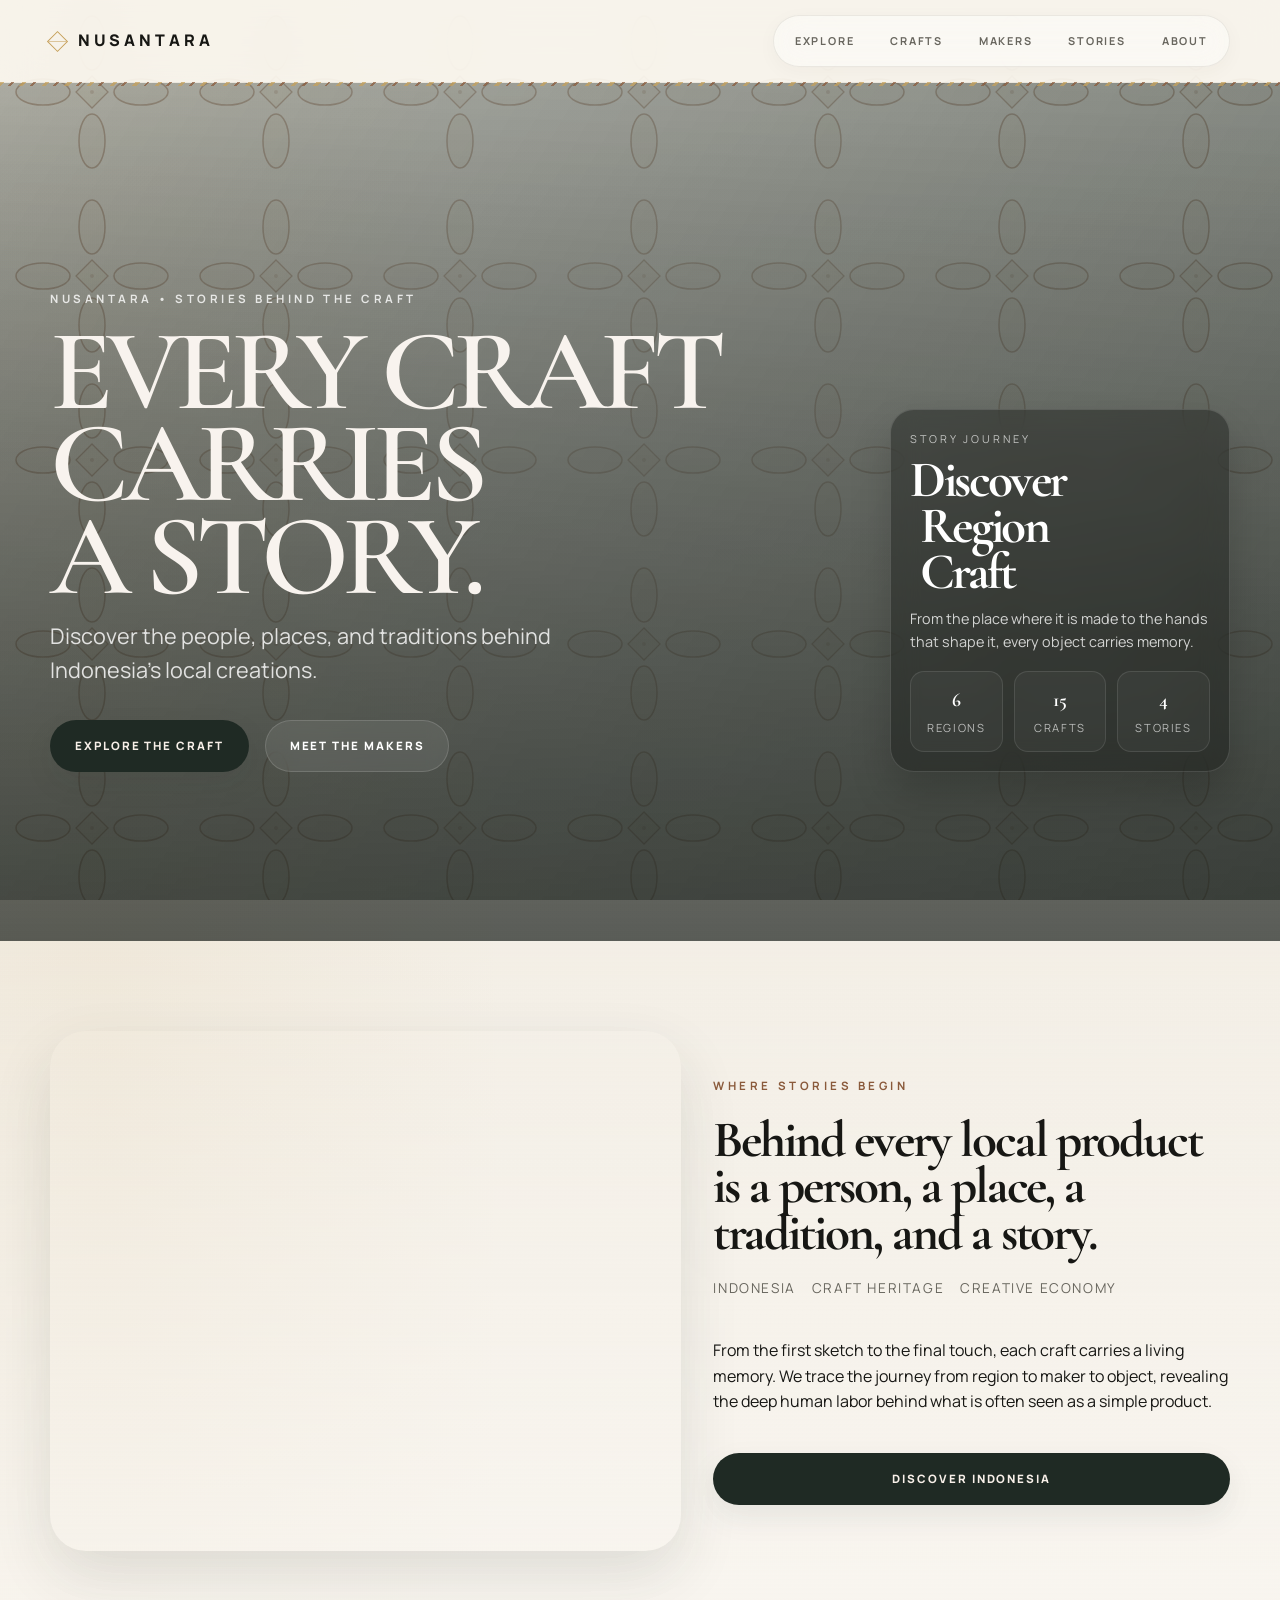
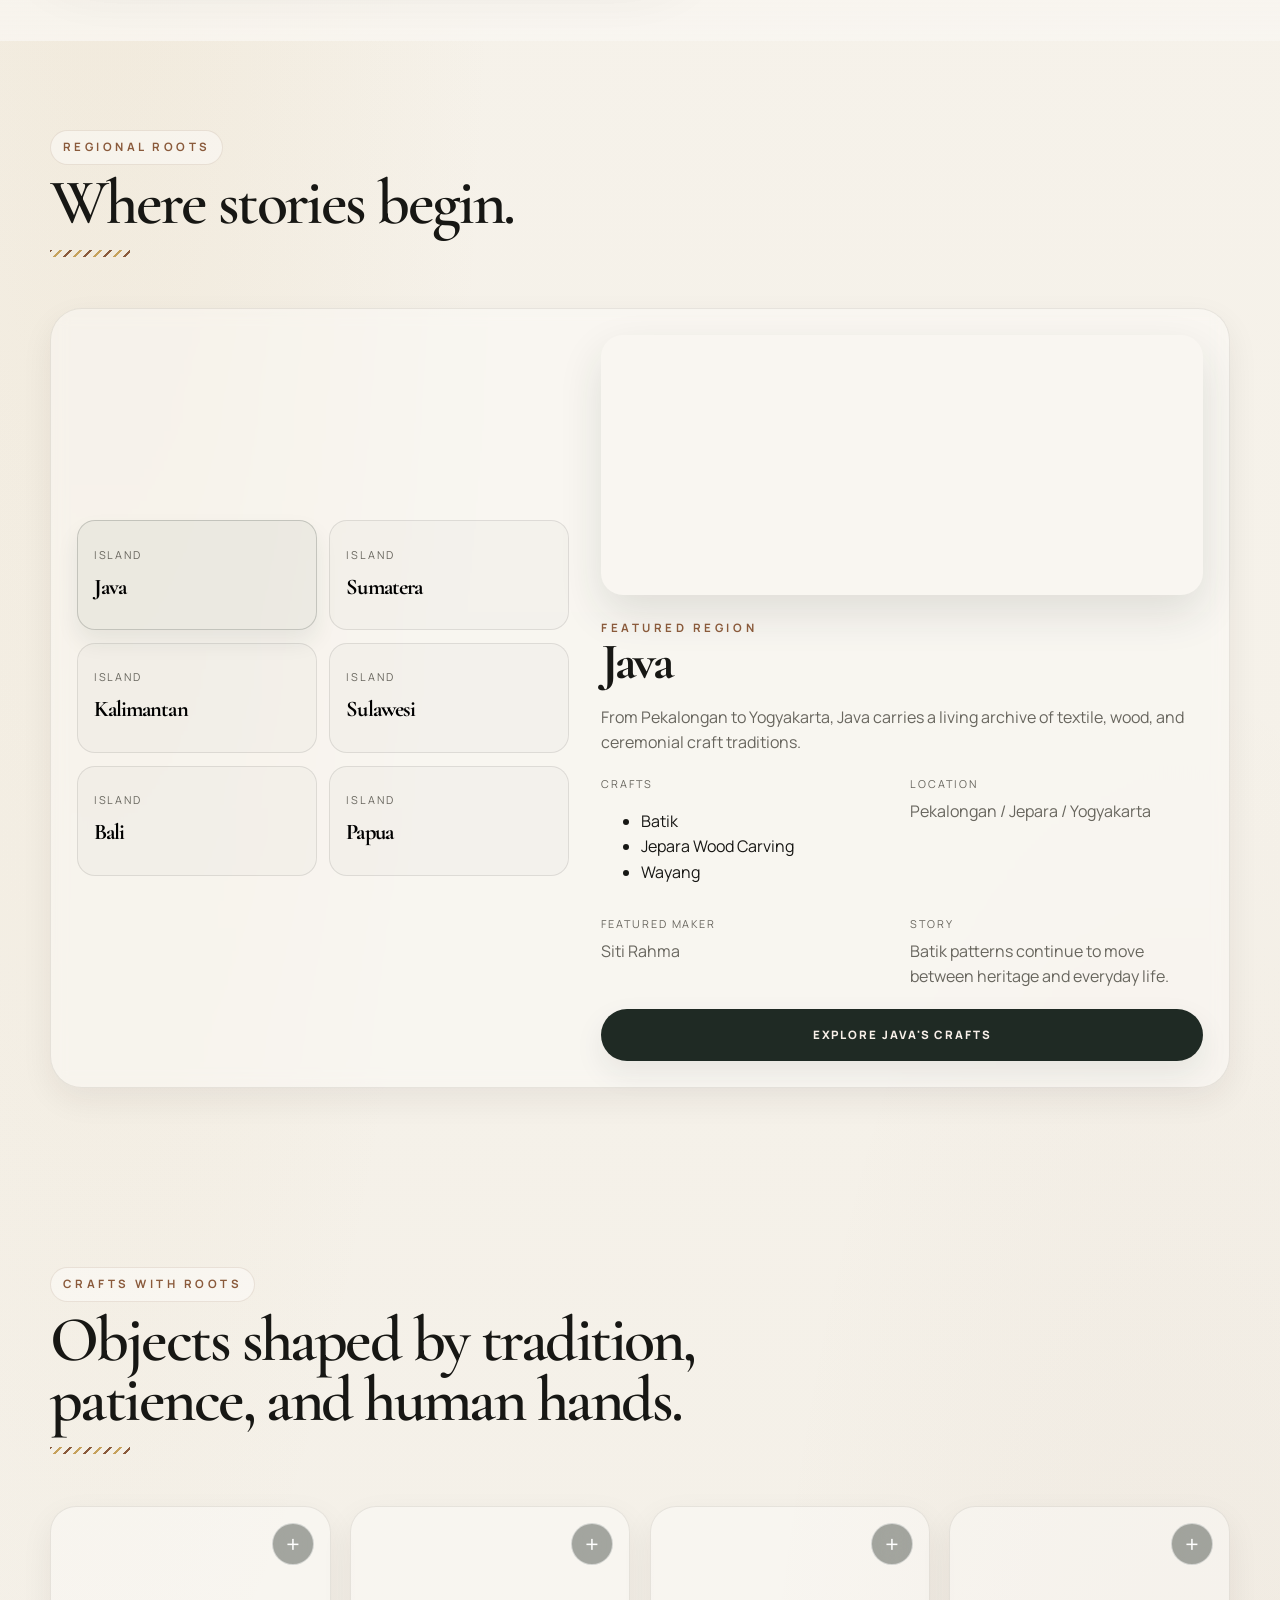
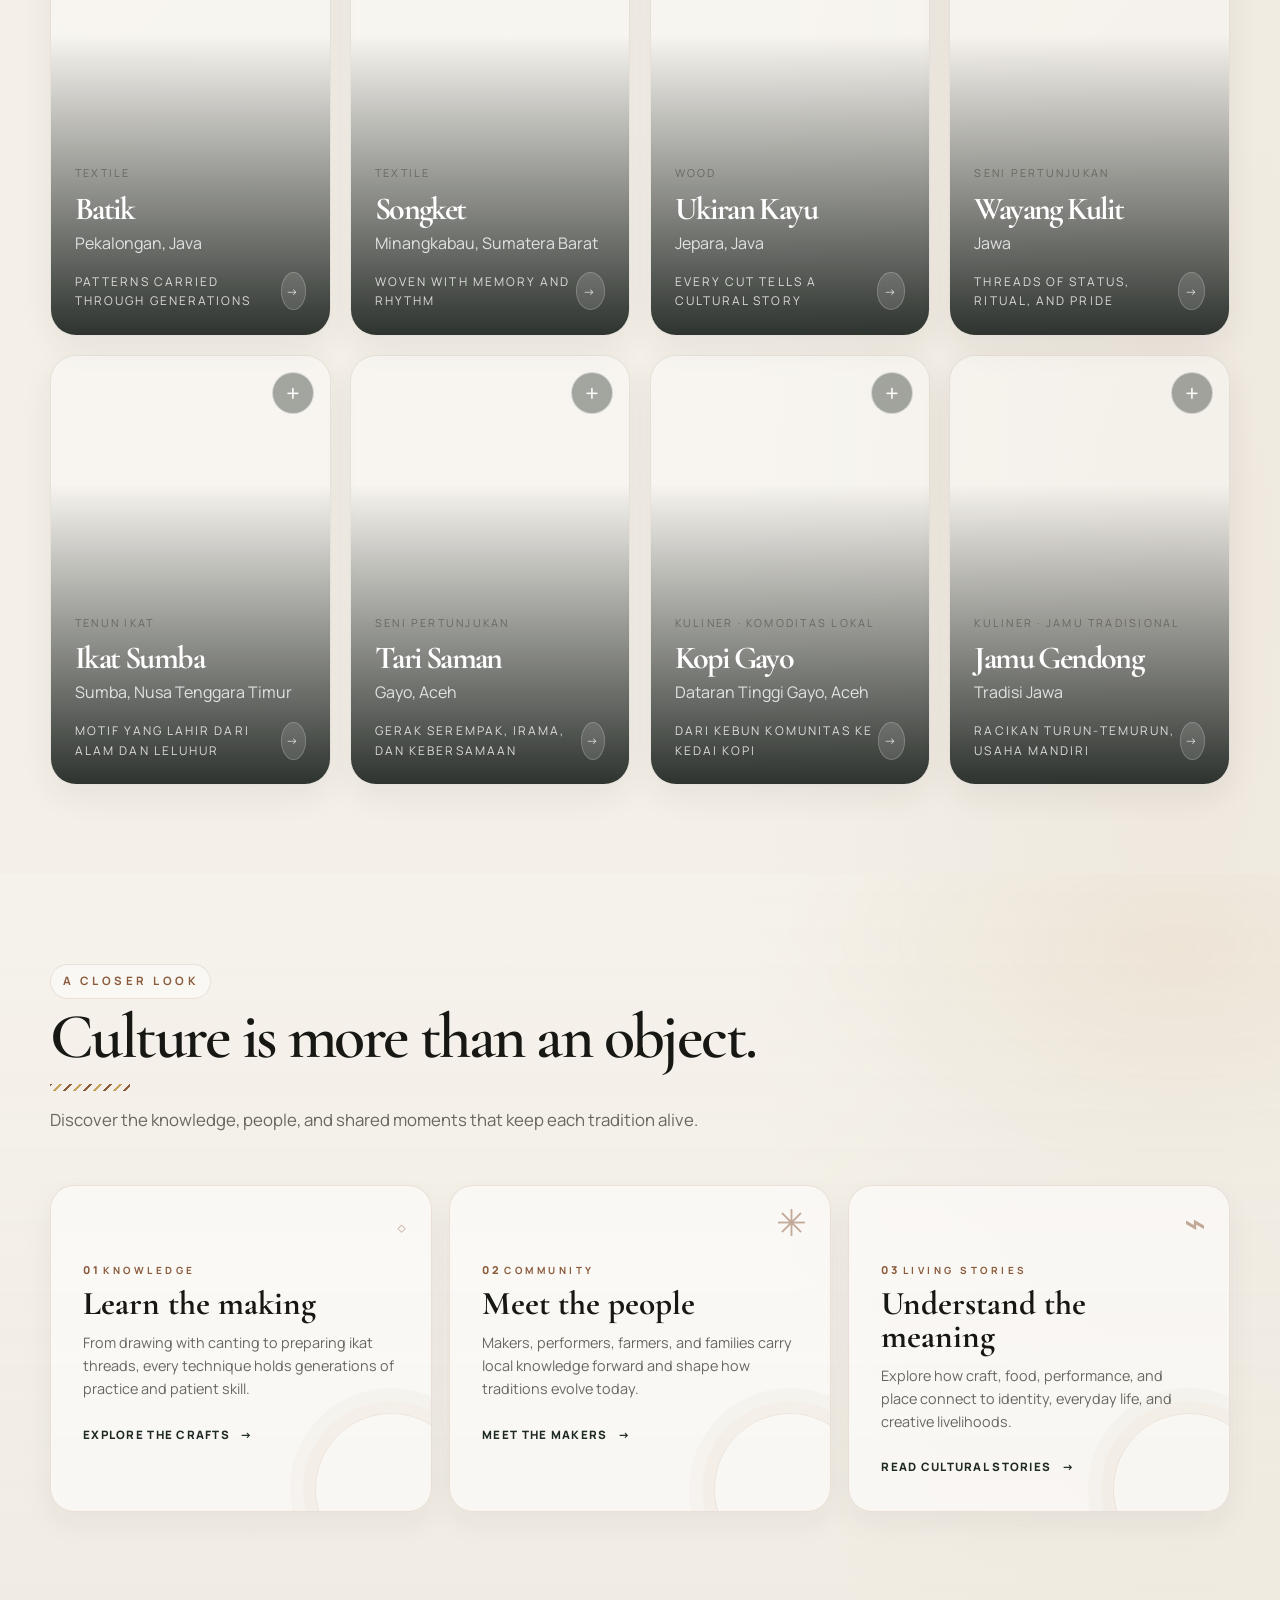
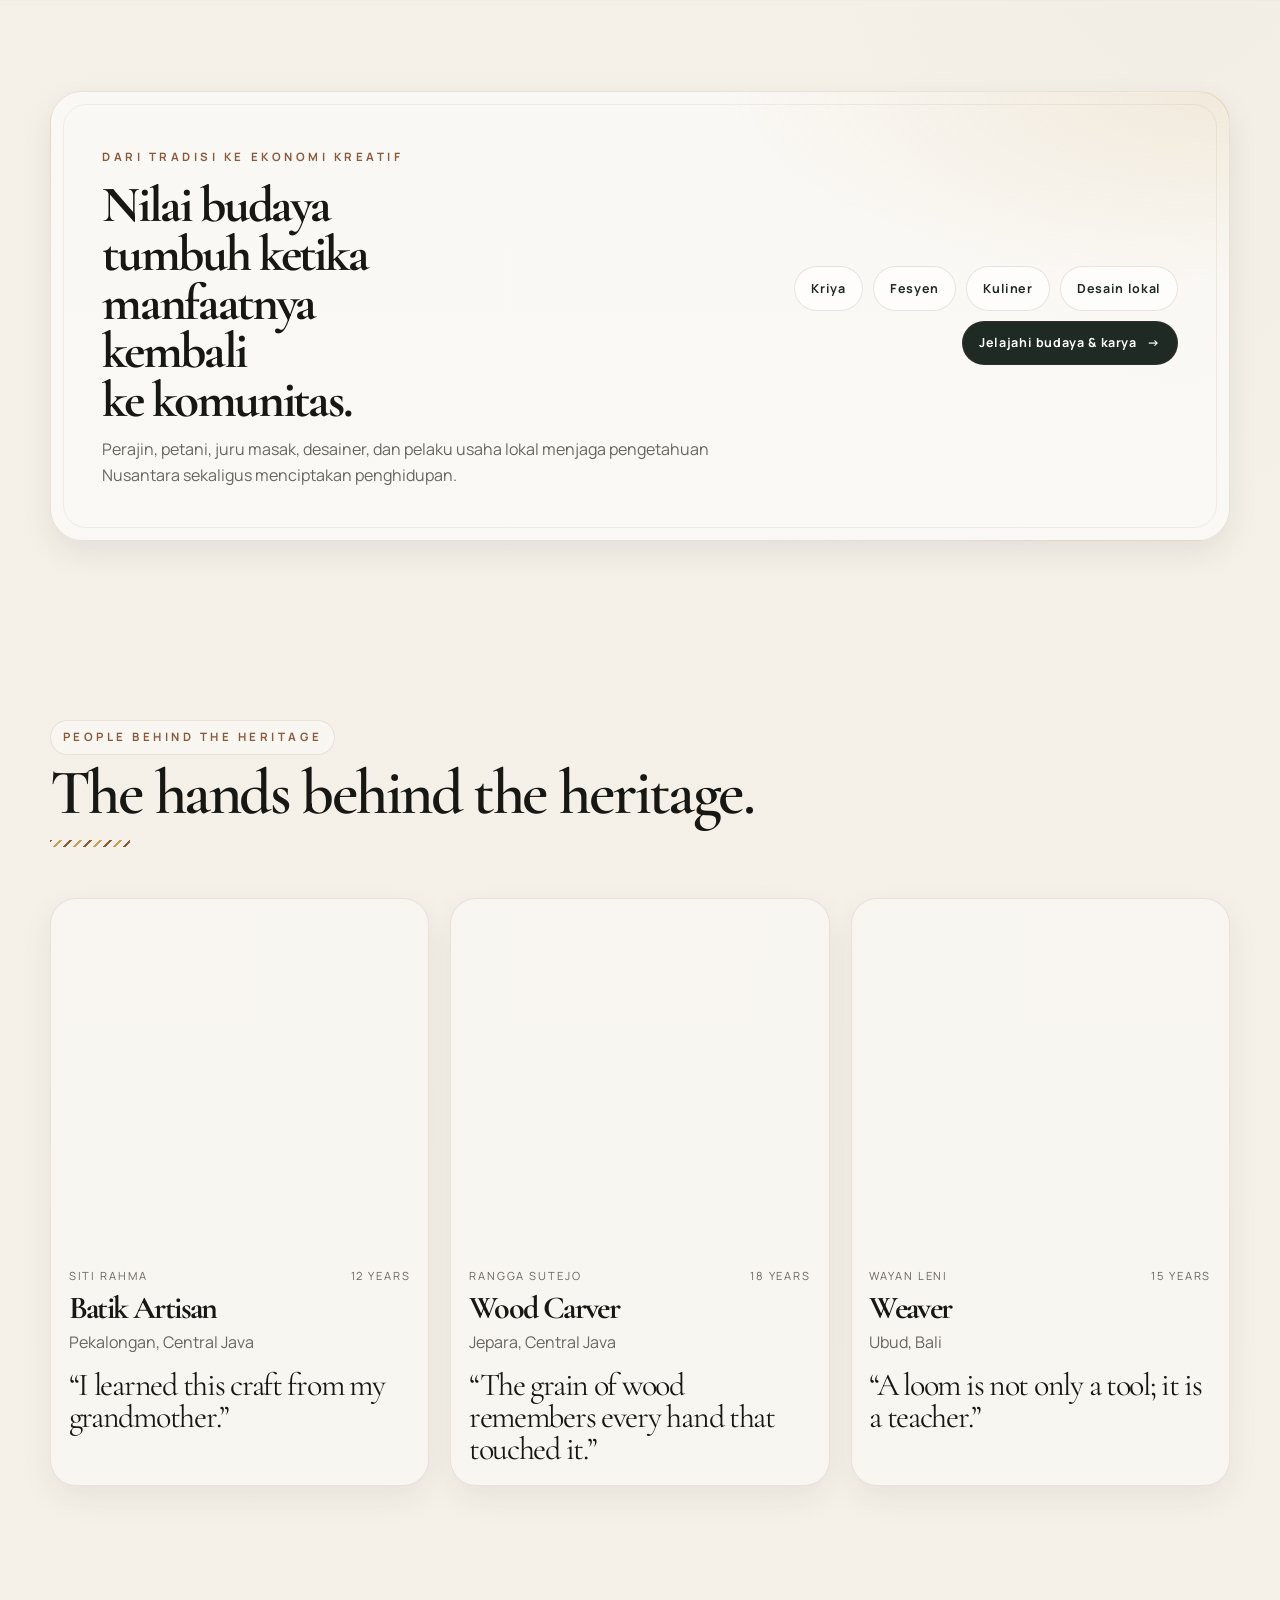
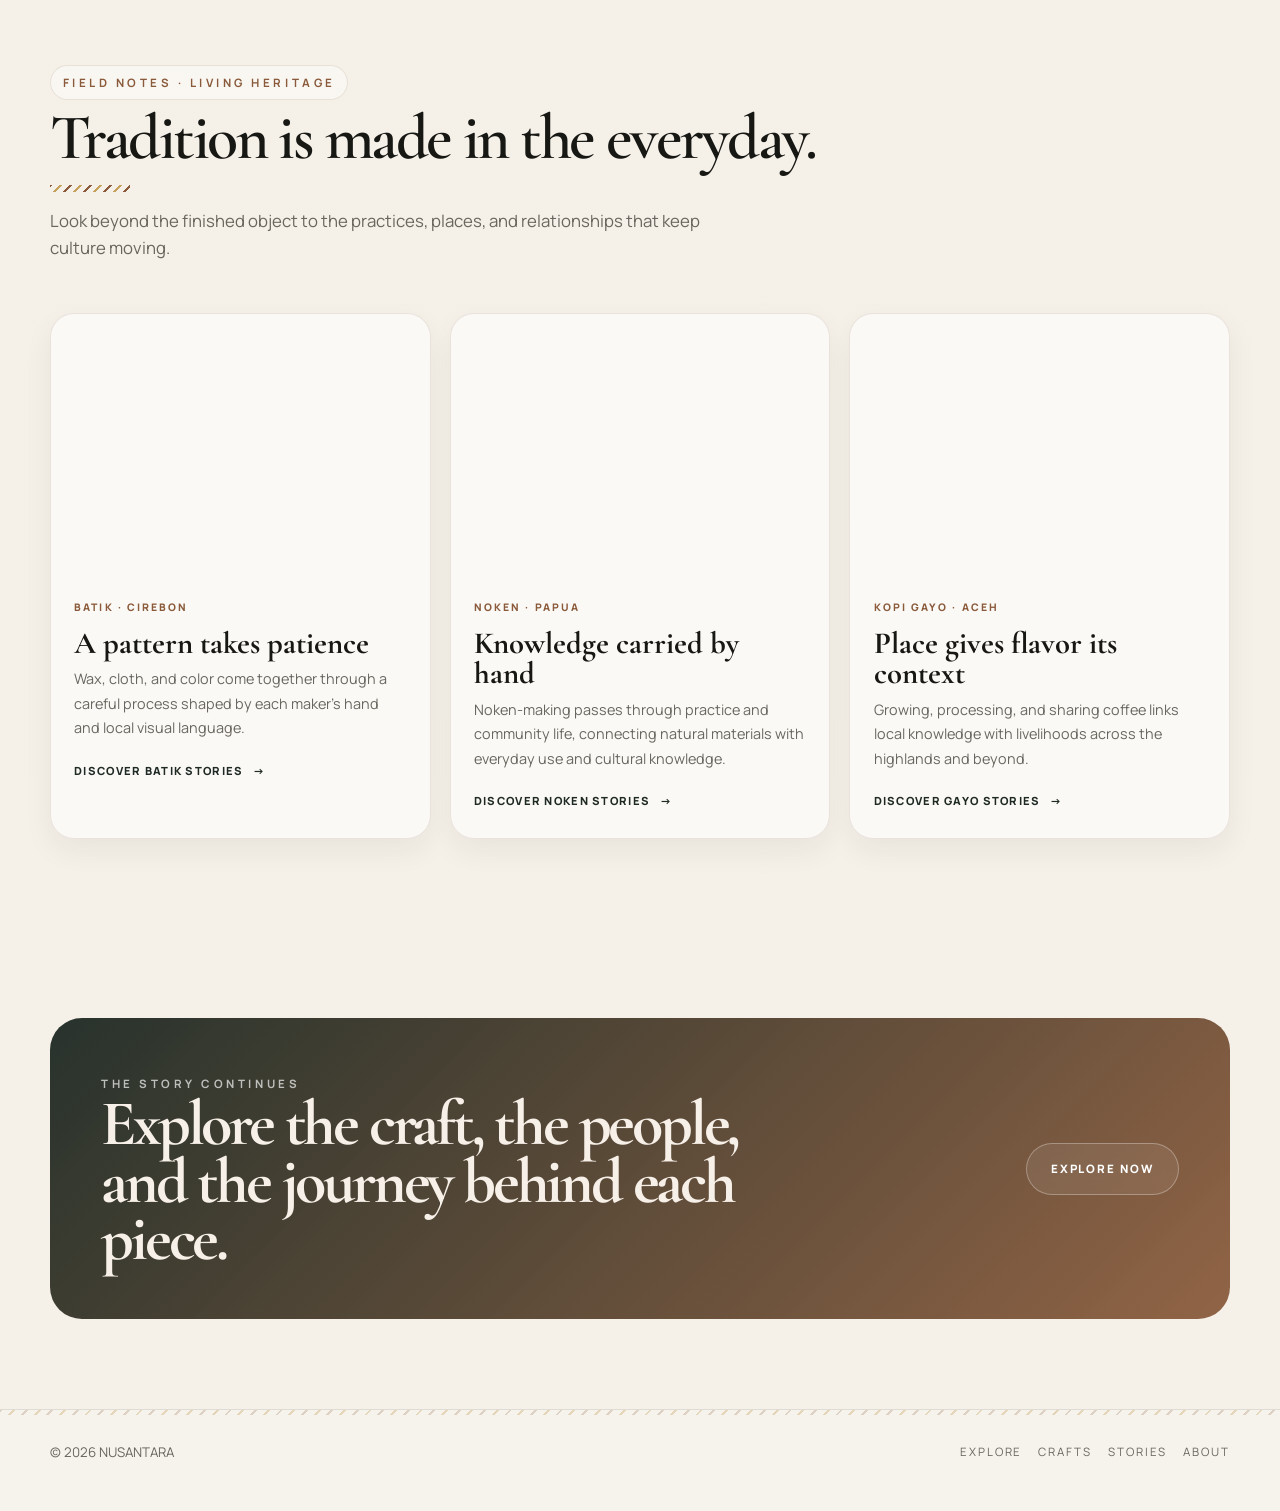
<file: index.html>
﻿<!DOCTYPE html>
<html lang="en">
  <head>
    <meta charset="UTF-8" />
    <meta name="viewport" content="width=device-width, initial-scale=1.0" />
    <meta name="description" content="Nusantara — Stories Behind the Craft" />
    <title>NUSANTARA | Stories Behind the Craft</title>
    <link rel="preconnect" href="https://fonts.googleapis.com" />
    <link rel="preconnect" href="https://fonts.gstatic.com" crossorigin />
    <link href="https://fonts.googleapis.com/css2?family=Cormorant+Garamond:wght@400;500;600;700&family=Manrope:wght@400;500;600;700;800&display=swap" rel="stylesheet" />
    <link rel="stylesheet" href="css/style.css" />
  </head>
  <body>
    <header class="site-header">
      <div class="container nav-shell">
        <a href="index.html" class="brand">NUSANTARA</a>
        <button class="nav-toggle" aria-label="Open menu" aria-expanded="false"><span></span></button>
        <nav class="site-nav" aria-label="Main navigation">
          <a href="explore.html">Explore</a>
          <a href="crafts.html">Crafts</a>
          <a href="makers.html">Makers</a>
          <a href="stories.html">Stories</a>
          <a href="about.html">About</a>
        </nav>
      </div>
    </header>

    <main>
      <section class="hero">
        <div class="container hero-inner">
          <div class="hero-layout">
            <div class="hero-copy reveal">
              <div class="eyebrow">NUSANTARA • Stories behind the craft</div>
              <h1>
                Every Craft
                <span class="line-break">Carries</span>
                <span class="line-break">A Story.</span>
              </h1>
              <p>Discover the people, places, and traditions behind Indonesia’s local creations.</p>
              <div class="hero-actions">
                <a href="explore.html" class="btn btn-primary">Explore the craft</a>
                <a href="makers.html" class="btn btn-secondary">Meet the makers</a>
              </div>
            </div>

            <aside class="hero-panel reveal" aria-label="Craft journey overview">
              <span class="label">Story journey</span>
              <h3>Discover<br />&nbsp;Region<br />&nbsp;Craft</h3>
              <p>From the place where it is made to the hands that shape it, every object carries memory.</p>
              <div class="hero-metrics">
                <div>
                  <strong>6</strong>
                  <span>regions</span>
                </div>
                <div>
                  <strong>15</strong>
                  <span>crafts</span>
                </div>
                <div>
                  <strong>4</strong>
                  <span>stories</span>
                </div>
              </div>
            </aside>
          </div>
        </div>
      </section>

      <section class="story-intro">
        <div class="container story-grid">
          <div class="story-visual reveal"></div>
          <div class="story-copy reveal">
            <div class="eyebrow">Where stories begin</div>
            <h2 class="big-quote">Behind every local product is a person, a place, a tradition, and a story.</h2>
            <div class="story-meta">
              <span>Indonesia</span>
              <span>Craft heritage</span>
              <span>Creative economy</span>
            </div>
            <p>From the first sketch to the final touch, each craft carries a living memory. We trace the journey from region to maker to object, revealing the deep human labor behind what is often seen as a simple product.</p>
            <a href="explore.html" class="btn btn-primary">Discover Indonesia</a>
          </div>
        </div>
      </section>

      <section>
        <div class="container">
          <div class="section-head reveal">
            <div class="eyebrow">Regional roots</div>
            <h2>Where stories begin.</h2>
          </div>

          <div class="region-panel reveal">
            <div class="region-map">
              <button class="region-btn is-active" data-region="java"><span class="tiny-label">Island</span><strong>Java</strong></button>
              <button class="region-btn" data-region="sumatera"><span class="tiny-label">Island</span><strong>Sumatera</strong></button>
              <button class="region-btn" data-region="kalimantan"><span class="tiny-label">Island</span><strong>Kalimantan</strong></button>
              <button class="region-btn" data-region="sulawesi"><span class="tiny-label">Island</span><strong>Sulawesi</strong></button>
              <button class="region-btn" data-region="bali"><span class="tiny-label">Island</span><strong>Bali</strong></button>
              <button class="region-btn" data-region="papua"><span class="tiny-label">Island</span><strong>Papua</strong></button>
            </div>

            <div class="region-feature">
              <div class="visual" data-region-image style="background-image:url('https://thumb.wikimedia.org/wikipedia/commons/thumb/6/62/Batik_Artisan_Applying_Wax_with_Canting_in_Trusmi_Cirebon_Indonesia.jpg/960px-Batik_Artisan_Applying_Wax_with_Canting_in_Trusmi_Cirebon_Indonesia.jpg');"></div>
              <div>
                <div class="eyebrow">Featured region</div>
                <h3 data-region-title>Java</h3>
              </div>
              <p data-region-summary>From Pekalongan to Yogyakarta, Java carries a living archive of textile, wood, and ceremonial craft traditions.</p>
              <div class="feature-list">
                <div>
                  <span>Crafts</span>
                  <ul data-region-crafts>
                    <li>Batik</li>
                    <li>Jepara Wood Carving</li>
                    <li>Wayang</li>
                  </ul>
                </div>
                <div>
                  <span>Location</span>
                  <p data-region-location>Pekalongan / Jepara / Yogyakarta</p>
                </div>
                <div>
                  <span>Featured maker</span>
                  <p data-region-artisan>Siti Rahma</p>
                </div>
                <div>
                  <span>Story</span>
                  <p data-region-story>Batik patterns continue to move between heritage and everyday life.</p>
                </div>
              </div>
              <a href="explore.html" class="btn btn-primary">Explore Java's crafts</a>
            </div>
          </div>
        </div>
      </section>

      <section>
        <div class="container">
          <div class="section-head reveal">
            <div class="eyebrow">Crafts with roots</div>
            <h2>Objects shaped by tradition, patience, and human hands.</h2>
          </div>

          <div class="grid-crafts">
            <article class="craft-card culture-card reveal">
              <div class="image" style="background-image:url('https://thumb.wikimedia.org/wikipedia/commons/thumb/6/62/Batik_Artisan_Applying_Wax_with_Canting_in_Trusmi_Cirebon_Indonesia.jpg/960px-Batik_Artisan_Applying_Wax_with_Canting_in_Trusmi_Cirebon_Indonesia.jpg');"></div>
              <div class="content">
                <div class="tag">Textile</div>
                <h3>Batik</h3>
                <p>Pekalongan, Java</p>
                <div class="link-row">
                  <span>Patterns carried through generations</span>
                  <span class="arrow-link">→</span>
                </div>
              </div>
              <button class="card-toggle" type="button" aria-expanded="false" aria-controls="home-batik" aria-label="Lihat penjelasan tentang batik"><span aria-hidden="true">+</span></button>
              <div class="culture-detail" id="home-batik">
                <span class="tag">Pekalongan · Jawa</span>
                <h3>Batik</h3>
                <p>Canting dan malam membentuk motif yang menjadi penanda identitas, tradisi, dan cerita setempat.</p>
                <a class="photo-credit" href="https://commons.wikimedia.org/wiki/File:Batik_Artisan_Applying_Wax_with_Canting_in_Trusmi_Cirebon_Indonesia.jpg" target="_blank" rel="noopener noreferrer">Foto: Ahaetulla · CC BY-SA 4.0</a>
              </div>
            </article>

            <article class="craft-card culture-card reveal">
              <div class="image" style="background-image:url('https://thumb.wikimedia.org/wikipedia/commons/thumb/1/10/Tenunan_songket_khas_Minangkabau.jpg/960px-Tenunan_songket_khas_Minangkabau.jpg');"></div>
              <div class="content">
                <div class="tag">Textile</div>
                <h3>Songket</h3>
                <p>Minangkabau, Sumatera Barat</p>
                <div class="link-row">
                  <span>Woven with memory and rhythm</span>
                  <span class="arrow-link">→</span>
                </div>
              </div>
              <button class="card-toggle" type="button" aria-expanded="false" aria-controls="home-songket" aria-label="Lihat penjelasan tentang songket"><span aria-hidden="true">+</span></button>
              <div class="culture-detail" id="home-songket">
                <span class="tag">Sumatera Barat</span>
                <h3>Songket</h3>
                <p>Tenunan Minangkabau ini menggunakan sisipan benang emas atau perak dan lekat dengan upacara adat.</p>
                <a class="photo-credit" href="https://commons.wikimedia.org/wiki/File:Tenunan_songket_khas_Minangkabau.jpg" target="_blank" rel="noopener noreferrer">Foto: Benchmarknews &amp; Kementerian Perdagangan · Public domain</a>
              </div>
            </article>

            <article class="craft-card culture-card reveal">
              <div class="image" style="background-image:url('https://upload.wikimedia.org/wikipedia/commons/4/4b/COLLECTIE_TROPENMUSEUM_Een_groep_houtsnijders_uit_Japara_aan_het_werk_TMnr_10017719.jpg');"></div>
              <div class="content">
                <div class="tag">Wood</div>
                <h3>Ukiran Kayu</h3>
                <p>Jepara, Java</p>
                <div class="link-row">
                  <span>Every cut tells a cultural story</span>
                  <span class="arrow-link">→</span>
                </div>
              </div>
              <button class="card-toggle" type="button" aria-expanded="false" aria-controls="home-jepara" aria-label="Lihat penjelasan tentang ukiran Jepara"><span aria-hidden="true">+</span></button>
              <div class="culture-detail" id="home-jepara">
                <span class="tag">Jepara · Jawa Tengah</span>
                <h3>Ukiran Jepara</h3>
                <p>Detail sulur, bunga, dan dedaunan dipahat dengan tangan dan diwariskan melalui komunitas perajin.</p>
                <a class="photo-credit" href="https://commons.wikimedia.org/wiki/File:COLLECTIE_TROPENMUSEUM_Een_groep_houtsnijders_uit_Japara_aan_het_werk_TMnr_10017719.jpg" target="_blank" rel="noopener noreferrer">Sumber: Tropenmuseum · CC BY-SA 3.0</a>
              </div>
            </article>

            <article class="craft-card culture-card reveal">
              <div class="image" style="background-image:url('https://thumb.wikimedia.org/wikipedia/commons/thumb/f/f5/Bercerita_dengan_Wayang.jpg/960px-Bercerita_dengan_Wayang.jpg');"></div>
              <div class="content">
                <div class="tag">Seni pertunjukan</div>
                <h3>Wayang Kulit</h3>
                <p>Jawa</p>
                <div class="link-row">
                  <span>Threads of status, ritual, and pride</span>
                  <span class="arrow-link">→</span>
                </div>
              </div>
              <button class="card-toggle" type="button" aria-expanded="false" aria-controls="home-wayang" aria-label="Lihat penjelasan tentang wayang kulit"><span aria-hidden="true">+</span></button>
              <div class="culture-detail" id="home-wayang">
                <span class="tag">Jawa · Seni pertunjukan</span>
                <h3>Wayang Kulit</h3>
                <p>Dalang menghidupkan tokoh kulit di balik kelir, diiringi gamelan dan kisah yang sarat nilai kehidupan.</p>
                <a class="photo-credit" href="https://commons.wikimedia.org/wiki/File:Bercerita_dengan_Wayang.jpg" target="_blank" rel="noopener noreferrer">Foto: Candra Firmansyah · CC BY-SA 4.0</a>
              </div>
            </article>

            <article class="craft-card culture-card reveal">
              <div class="image" style="background-image:url('https://thumb.wikimedia.org/wikipedia/commons/thumb/c/c7/Tenun_Ikat_Sumba.jpg/960px-Tenun_Ikat_Sumba.jpg');"></div>
              <div class="content">
                <div class="tag">Tenun ikat</div>
                <h3>Ikat Sumba</h3>
                <p>Sumba, Nusa Tenggara Timur</p>
                <div class="link-row">
                  <span>Motif yang lahir dari alam dan leluhur</span>
                  <span class="arrow-link">→</span>
                </div>
              </div>
              <button class="card-toggle" type="button" aria-expanded="false" aria-controls="home-ikat-sumba" aria-label="Lihat penjelasan tentang tenun ikat Sumba"><span aria-hidden="true">+</span></button>
              <div class="culture-detail" id="home-ikat-sumba">
                <span class="tag">Sumba · Nusa Tenggara Timur</span>
                <h3>Tenun Ikat</h3>
                <p>Benang diikat dan dicelup sebelum ditenun menjadi kain yang berperan penting dalam kehidupan adat Sumba.</p>
                <a class="photo-credit" href="https://commons.wikimedia.org/wiki/File:Tenun_Ikat_Sumba.jpg" target="_blank" rel="noopener noreferrer">Foto: 06Ivonne · CC BY-SA 4.0</a>
              </div>
            </article>

            <article class="craft-card culture-card reveal">
              <div class="image" style="background-image:url('https://thumb.wikimedia.org/wikipedia/commons/thumb/d/dc/Saman_Dance%2C_Aceh_Indonesia.jpg/960px-Saman_Dance%2C_Aceh_Indonesia.jpg');"></div>
              <div class="content">
                <div class="tag">Seni pertunjukan</div>
                <h3>Tari Saman</h3>
                <p>Gayo, Aceh</p>
                <div class="link-row">
                  <span>Gerak serempak, irama, dan kebersamaan</span>
                  <span class="arrow-link">→</span>
                </div>
              </div>
              <button class="card-toggle" type="button" aria-expanded="false" aria-controls="home-saman" aria-label="Lihat penjelasan tentang Tari Saman"><span aria-hidden="true">+</span></button>
              <div class="culture-detail" id="home-saman">
                <span class="tag">Gayo · Aceh</span>
                <h3>Tari Saman</h3>
                <p>Gerak dan tepukan penari yang serempak mengikuti syair menjadi lambang kekompakan masyarakat Gayo.</p>
                <a class="photo-credit" href="https://commons.wikimedia.org/wiki/File:Saman_Dance,_Aceh_Indonesia.jpg" target="_blank" rel="noopener noreferrer">Foto: IrmaRosalina · CC BY-SA 4.0</a>
              </div>
            </article>

            <article class="craft-card culture-card reveal">
              <div class="image" style="background-image:url('https://thumb.wikimedia.org/wikipedia/commons/thumb/3/3d/Kopi_Hitam_King_Gayo_Arabika.jpg/960px-Kopi_Hitam_King_Gayo_Arabika.jpg');"></div>
              <div class="content">
                <div class="tag">Kuliner · Komoditas lokal</div>
                <h3>Kopi Gayo</h3>
                <p>Dataran Tinggi Gayo, Aceh</p>
                <div class="link-row">
                  <span>Dari kebun komunitas ke kedai kopi</span>
                  <span class="arrow-link">→</span>
                </div>
              </div>
              <button class="card-toggle" type="button" aria-expanded="false" aria-controls="home-kopi-gayo" aria-label="Lihat penjelasan tentang kopi Gayo"><span aria-hidden="true">+</span></button>
              <div class="culture-detail" id="home-kopi-gayo">
                <span class="tag">Aceh · Ekonomi kreatif kuliner</span>
                <h3>Kopi Gayo</h3>
                <p>Petani, koperasi, pengolah, dan kedai menambah nilai kopi khas Gayo bersama komunitas asalnya.</p>
                <a class="photo-credit" href="https://commons.wikimedia.org/wiki/File:Kopi_Hitam_King_Gayo_Arabika.jpg" target="_blank" rel="noopener noreferrer">Foto: Adilarmaya · CC BY-SA 4.0</a>
              </div>
            </article>

            <article class="craft-card culture-card reveal">
              <div class="image" style="background-image:url('https://thumb.wikimedia.org/wikipedia/commons/thumb/4/44/Penjual_Jamu_di_Pasar_Tradisional.jpg/960px-Penjual_Jamu_di_Pasar_Tradisional.jpg');"></div>
              <div class="content">
                <div class="tag">Kuliner · Jamu tradisional</div>
                <h3>Jamu Gendong</h3>
                <p>Tradisi Jawa</p>
                <div class="link-row">
                  <span>Racikan turun-temurun, usaha mandiri</span>
                  <span class="arrow-link">→</span>
                </div>
              </div>
              <button class="card-toggle" type="button" aria-expanded="false" aria-controls="home-jamu" aria-label="Lihat penjelasan tentang jamu gendong"><span aria-hidden="true">+</span></button>
              <div class="culture-detail" id="home-jamu">
                <span class="tag">Jawa · Pengetahuan herbal</span>
                <h3>Jamu Gendong</h3>
                <p>Tradisi meracik jamu membuka peluang usaha mandiri sekaligus menjaga pengetahuan bahan lokal.</p>
                <a class="photo-credit" href="https://commons.wikimedia.org/wiki/File:Penjual_Jamu_di_Pasar_Tradisional.jpg" target="_blank" rel="noopener noreferrer">Foto: Herusutimbul · CC BY-SA 4.0</a>
              </div>
            </article>
          </div>
        </div>
      </section>

      <section class="home-journey">
        <div class="container">
          <div class="section-head reveal">
            <div class="eyebrow">A closer look</div>
            <h2>Culture is more than an object.</h2>
            <p>Discover the knowledge, people, and shared moments that keep each tradition alive.</p>
          </div>

          <div class="home-journey-grid">
            <article class="home-journey-card reveal">
              <span class="journey-number">01</span>
              <span class="journey-mark" aria-hidden="true">◇</span>
              <div class="eyebrow">Knowledge</div>
              <h3>Learn the making</h3>
              <p>From drawing with canting to preparing ikat threads, every technique holds generations of practice and patient skill.</p>
              <a href="crafts.html">Explore the crafts <span aria-hidden="true">→</span></a>
            </article>

            <article class="home-journey-card reveal">
              <span class="journey-number">02</span>
              <span class="journey-mark" aria-hidden="true">✳</span>
              <div class="eyebrow">Community</div>
              <h3>Meet the people</h3>
              <p>Makers, performers, farmers, and families carry local knowledge forward and shape how traditions evolve today.</p>
              <a href="makers.html">Meet the makers <span aria-hidden="true">→</span></a>
            </article>

            <article class="home-journey-card reveal">
              <span class="journey-number">03</span>
              <span class="journey-mark" aria-hidden="true">⌁</span>
              <div class="eyebrow">Living stories</div>
              <h3>Understand the meaning</h3>
              <p>Explore how craft, food, performance, and place connect to identity, everyday life, and creative livelihoods.</p>
              <a href="stories.html">Read cultural stories <span aria-hidden="true">→</span></a>
            </article>
          </div>
        </div>
      </section>

      <section>
        <div class="container">
          <div class="economy-note reveal">
            <div class="economy-note-copy">
              <span class="eyebrow">Dari tradisi ke ekonomi kreatif</span>
              <h2>Nilai budaya tumbuh ketika manfaatnya kembali ke komunitas.</h2>
              <p>Perajin, petani, juru masak, desainer, dan pelaku usaha lokal menjaga pengetahuan Nusantara sekaligus menciptakan penghidupan.</p>
            </div>
            <div class="economy-pill-list" aria-label="Bidang ekonomi kreatif">
              <span>Kriya</span><span>Fesyen</span><span>Kuliner</span><span>Desain lokal</span>
              <a href="crafts.html">Jelajahi budaya &amp; karya <span aria-hidden="true">→</span></a>
            </div>
          </div>
        </div>
      </section>

      <section>
        <div class="container">
          <div class="section-head reveal">
            <div class="eyebrow">People behind the heritage</div>
            <h2>The hands behind the heritage.</h2>
          </div>

          <div class="makers-grid">
            <article class="maker-card reveal">
              <div class="image" style="background-image:url('https://thumb.wikimedia.org/wikipedia/commons/thumb/0/05/Batik_Artisan_Drawing_Wax_with_Canting_in_Trusmi_Cirebon_Indonesia.jpg/960px-Batik_Artisan_Drawing_Wax_with_Canting_in_Trusmi_Cirebon_Indonesia.jpg');"></div>
              <div class="content">
                <div class="meta"><span>Siti Rahma</span><span>12 years</span></div>
                <h3>Batik Artisan</h3>
                <p>Pekalongan, Central Java</p>
                <blockquote>“I learned this craft from my grandmother.”</blockquote>
              </div>
            </article>

            <article class="maker-card reveal">
              <div class="image" style="background-image:url('https://upload.wikimedia.org/wikipedia/commons/4/4b/COLLECTIE_TROPENMUSEUM_Een_groep_houtsnijders_uit_Japara_aan_het_werk_TMnr_10017719.jpg');"></div>
              <div class="content">
                <div class="meta"><span>Rangga Sutejo</span><span>18 years</span></div>
                <h3>Wood Carver</h3>
                <p>Jepara, Central Java</p>
                <blockquote>“The grain of wood remembers every hand that touched it.”</blockquote>
              </div>
            </article>

            <article class="maker-card reveal">
              <div class="image" style="background-image:url('https://thumb.wikimedia.org/wikipedia/commons/thumb/3/39/Traditional_sasak_weaving.jpg/960px-Traditional_sasak_weaving.jpg');"></div>
              <div class="content">
                <div class="meta"><span>Wayan Leni</span><span>15 years</span></div>
                <h3>Weaver</h3>
                <p>Ubud, Bali</p>
                <blockquote>“A loom is not only a tool; it is a teacher.”</blockquote>
              </div>
            </article>
          </div>
        </div>
      </section>

      <section class="home-field-notes">
        <div class="container">
          <div class="section-head reveal">
            <div class="eyebrow">Field notes · living heritage</div>
            <h2>Tradition is made in the everyday.</h2>
            <p>Look beyond the finished object to the practices, places, and relationships that keep culture moving.</p>
          </div>

          <div class="home-stories-grid">
            <article class="home-story-card reveal">
              <div class="home-story-image" role="img" aria-label="Perajin batik Cirebon menorehkan malam dengan canting" style="background-image:url('https://thumb.wikimedia.org/wikipedia/commons/thumb/6/62/Batik_Artisan_Applying_Wax_with_Canting_in_Trusmi_Cirebon_Indonesia.jpg/960px-Batik_Artisan_Applying_Wax_with_Canting_in_Trusmi_Cirebon_Indonesia.jpg');"></div>
              <div class="home-story-content">
                <span class="tag">Batik · Cirebon</span>
                <h3>A pattern takes patience</h3>
                <p>Wax, cloth, and color come together through a careful process shaped by each maker’s hand and local visual language.</p>
                <a href="stories.html">Discover batik stories <span aria-hidden="true">→</span></a>
              </div>
            </article>

            <article class="home-story-card reveal">
              <div class="home-story-image" role="img" aria-label="Perempuan Papua sedang merajut noken" style="background-image:url('https://thumb.wikimedia.org/wikipedia/commons/thumb/7/73/Membuat_noken.jpg/960px-Membuat_noken.jpg');"></div>
              <div class="home-story-content">
                <span class="tag">Noken · Papua</span>
                <h3>Knowledge carried by hand</h3>
                <p>Noken-making passes through practice and community life, connecting natural materials with everyday use and cultural knowledge.</p>
                <a href="stories.html">Discover Noken stories <span aria-hidden="true">→</span></a>
              </div>
            </article>

            <article class="home-story-card reveal">
              <div class="home-story-image" role="img" aria-label="Kopi Arabika Gayo dari dataran tinggi Aceh" style="background-image:url('https://thumb.wikimedia.org/wikipedia/commons/thumb/3/3d/Kopi_Hitam_King_Gayo_Arabika.jpg/960px-Kopi_Hitam_King_Gayo_Arabika.jpg');"></div>
              <div class="home-story-content">
                <span class="tag">Kopi Gayo · Aceh</span>
                <h3>Place gives flavor its context</h3>
                <p>Growing, processing, and sharing coffee links local knowledge with livelihoods across the highlands and beyond.</p>
                <a href="stories.html">Discover Gayo stories <span aria-hidden="true">→</span></a>
              </div>
            </article>
          </div>
        </div>
      </section>

      <section>
        <div class="container">
          <div class="cta-panel reveal">
            <div>
              <div class="eyebrow" style="color: rgba(255,255,255,.68);">The story continues</div>
              <h3>Explore the craft, the people, and the journey behind each piece.</h3>
            </div>
            <div style="display:flex; justify-content:flex-end;">
              <a href="crafts.html" class="btn btn-secondary" style="border-color: rgba(255,255,255,.3);">Explore now</a>
            </div>
          </div>
        </div>
      </section>
    </main>

    <footer class="footer">
      <div class="container footer-inner">
        <small>© 2026 NUSANTARA</small>
        <div class="footer-links">
          <a href="explore.html">Explore</a>
          <a href="crafts.html">Crafts</a>
          <a href="stories.html">Stories</a>
          <a href="about.html">About</a>
        </div>
      </div>
    </footer>

    <script src="js/main.js"></script>
  </body>
</html>
</file>
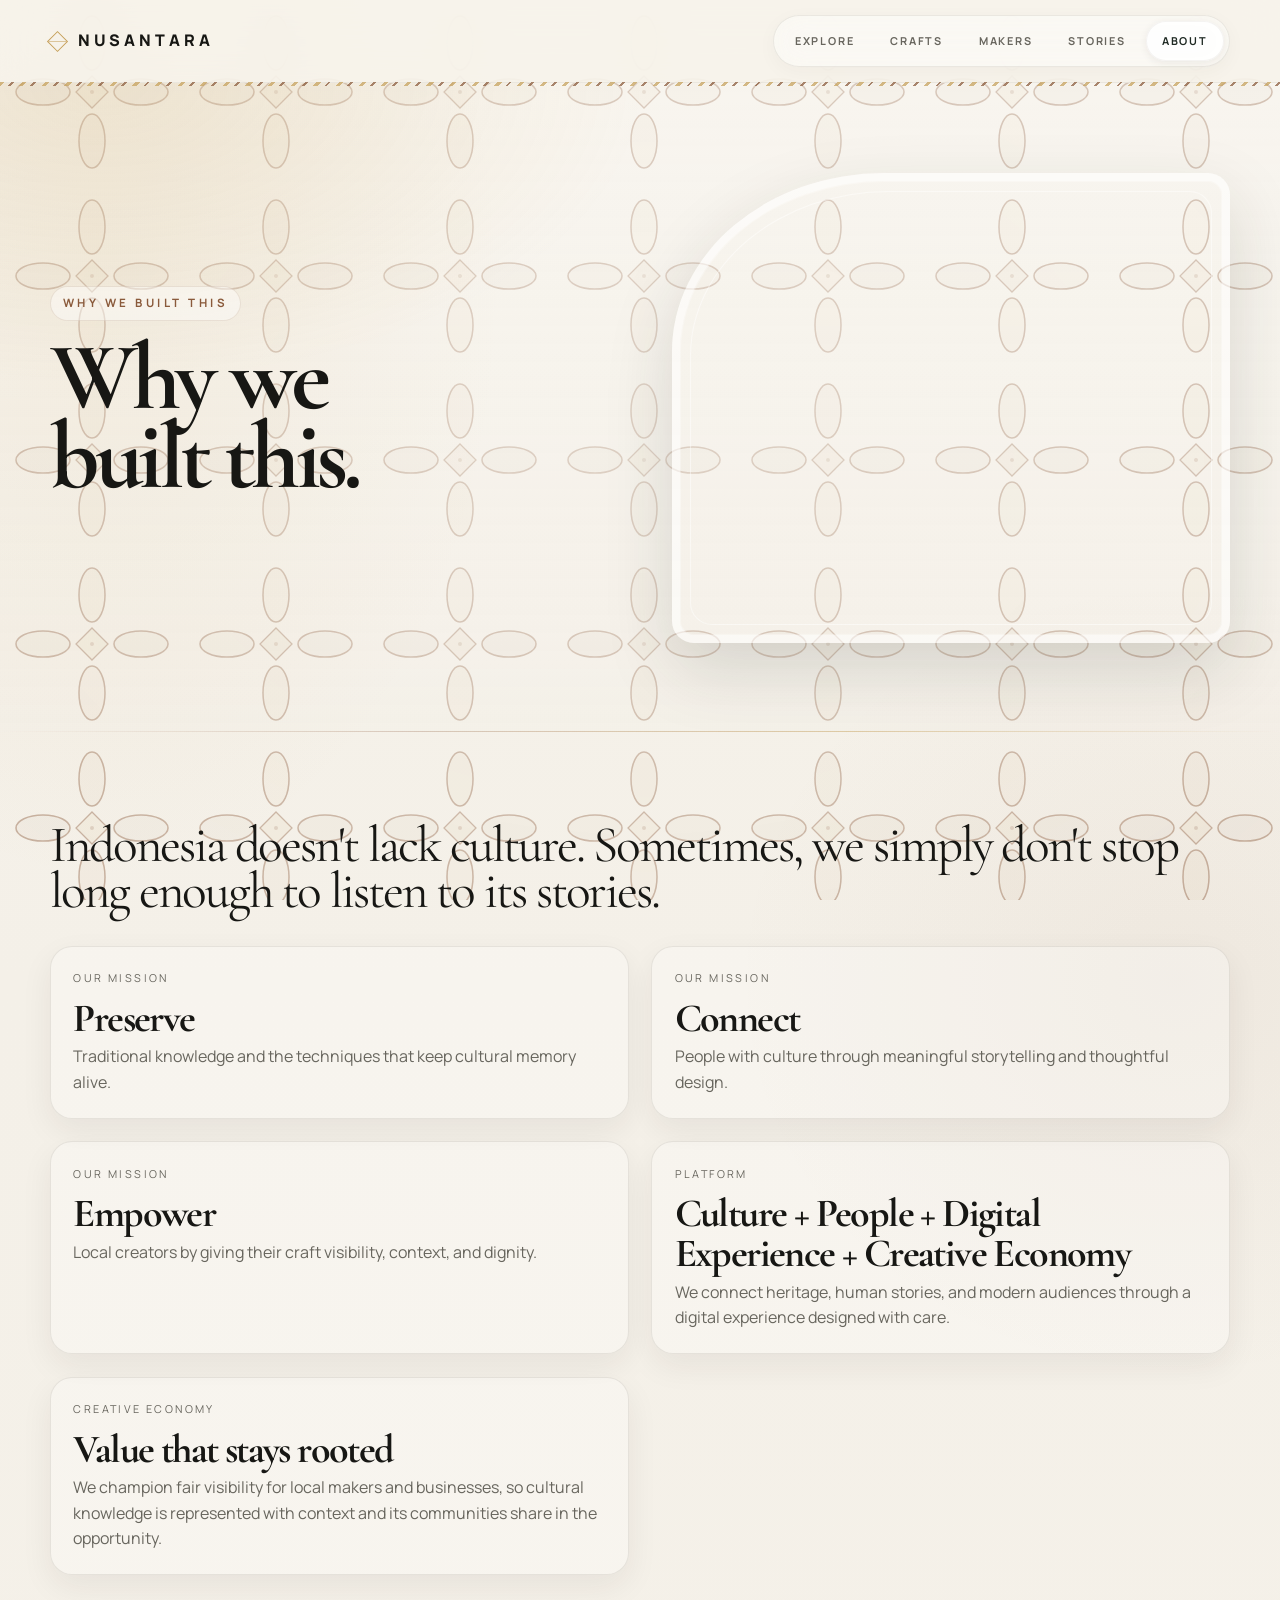
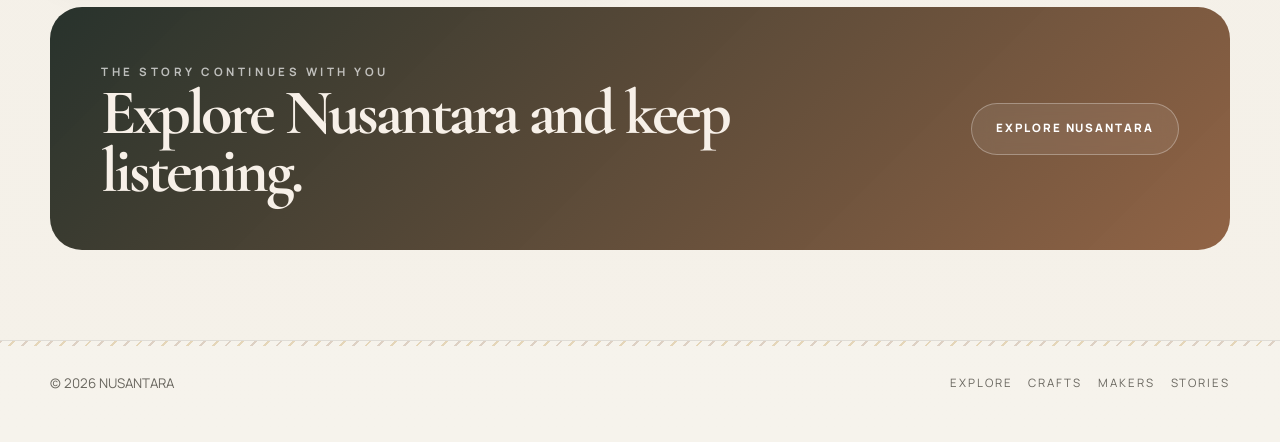
<file: about.html>
<!DOCTYPE html>
<html lang="en">
  <head>
    <meta charset="UTF-8" />
    <meta name="viewport" content="width=device-width, initial-scale=1.0" />
    <title>About | NUSANTARA</title>
    <link rel="preconnect" href="https://fonts.googleapis.com" />
    <link rel="preconnect" href="https://fonts.gstatic.com" crossorigin />
    <link href="https://fonts.googleapis.com/css2?family=Cormorant+Garamond:wght@400;500;600;700&family=Manrope:wght@400;500;600;700;800&display=swap" rel="stylesheet" />
    <link rel="stylesheet" href="css/style.css" />
  </head>
  <body>
    <header class="site-header">
      <div class="container nav-shell">
        <a href="index.html" class="brand">NUSANTARA</a>
        <button class="nav-toggle" aria-label="Open menu" aria-expanded="false"><span></span></button>
        <nav class="site-nav" aria-label="Main navigation">
          <a href="explore.html">Explore</a>
          <a href="crafts.html">Crafts</a>
          <a href="makers.html">Makers</a>
          <a href="stories.html">Stories</a>
          <a href="about.html" class="active">About</a>
        </nav>
      </div>
    </header>

    <main>
      <section class="page-hero">
        <div class="container page-hero-inner">
          <div class="reveal">
            <div class="eyebrow">Why we built this</div>
            <h1>Why we built this.</h1>
          </div>
          <div class="page-hero-visual reveal" style="background-image:url('https://thumb.wikimedia.org/wikipedia/commons/thumb/7/73/Membuat_noken.jpg/960px-Membuat_noken.jpg');"></div>
        </div>
      </section>

      <section>
        <div class="container content-stack">
          <div class="big-quote reveal">Indonesia doesn't lack culture. Sometimes, we simply don't stop long enough to listen to its stories.</div>

          <div class="info-grid reveal">
            <div class="info-card">
              <div class="label">Our mission</div>
              <h3>Preserve</h3>
              <p>Traditional knowledge and the techniques that keep cultural memory alive.</p>
            </div>
            <div class="info-card">
              <div class="label">Our mission</div>
              <h3>Connect</h3>
              <p>People with culture through meaningful storytelling and thoughtful design.</p>
            </div>
            <div class="info-card">
              <div class="label">Our mission</div>
              <h3>Empower</h3>
              <p>Local creators by giving their craft visibility, context, and dignity.</p>
            </div>
            <div class="info-card">
              <div class="label">Platform</div>
              <h3>Culture + People + Digital Experience + Creative Economy</h3>
              <p>We connect heritage, human stories, and modern audiences through a digital experience designed with care.</p>
            </div>
            <div class="info-card">
              <div class="label">Creative economy</div>
              <h3>Value that stays rooted</h3>
              <p>We champion fair visibility for local makers and businesses, so cultural knowledge is represented with context and its communities share in the opportunity.</p>
            </div>
          </div>

          <div class="cta-panel reveal">
            <div>
              <div class="eyebrow" style="color: rgba(255,255,255,.68);">The story continues with you</div>
              <h3>Explore Nusantara and keep listening.</h3>
            </div>
            <div style="display:flex; justify-content:flex-end;">
              <a href="index.html" class="btn btn-secondary" style="border-color: rgba(255,255,255,.3);">Explore Nusantara</a>
            </div>
          </div>
        </div>
      </section>
    </main>

    <footer class="footer">
      <div class="container footer-inner">
        <small>© 2026 NUSANTARA</small>
        <div class="footer-links">
          <a href="explore.html">Explore</a>
          <a href="crafts.html">Crafts</a>
          <a href="makers.html">Makers</a>
          <a href="stories.html">Stories</a>
        </div>
      </div>
    </footer>

    <script src="js/main.js"></script>
  </body>
</html>
</file>
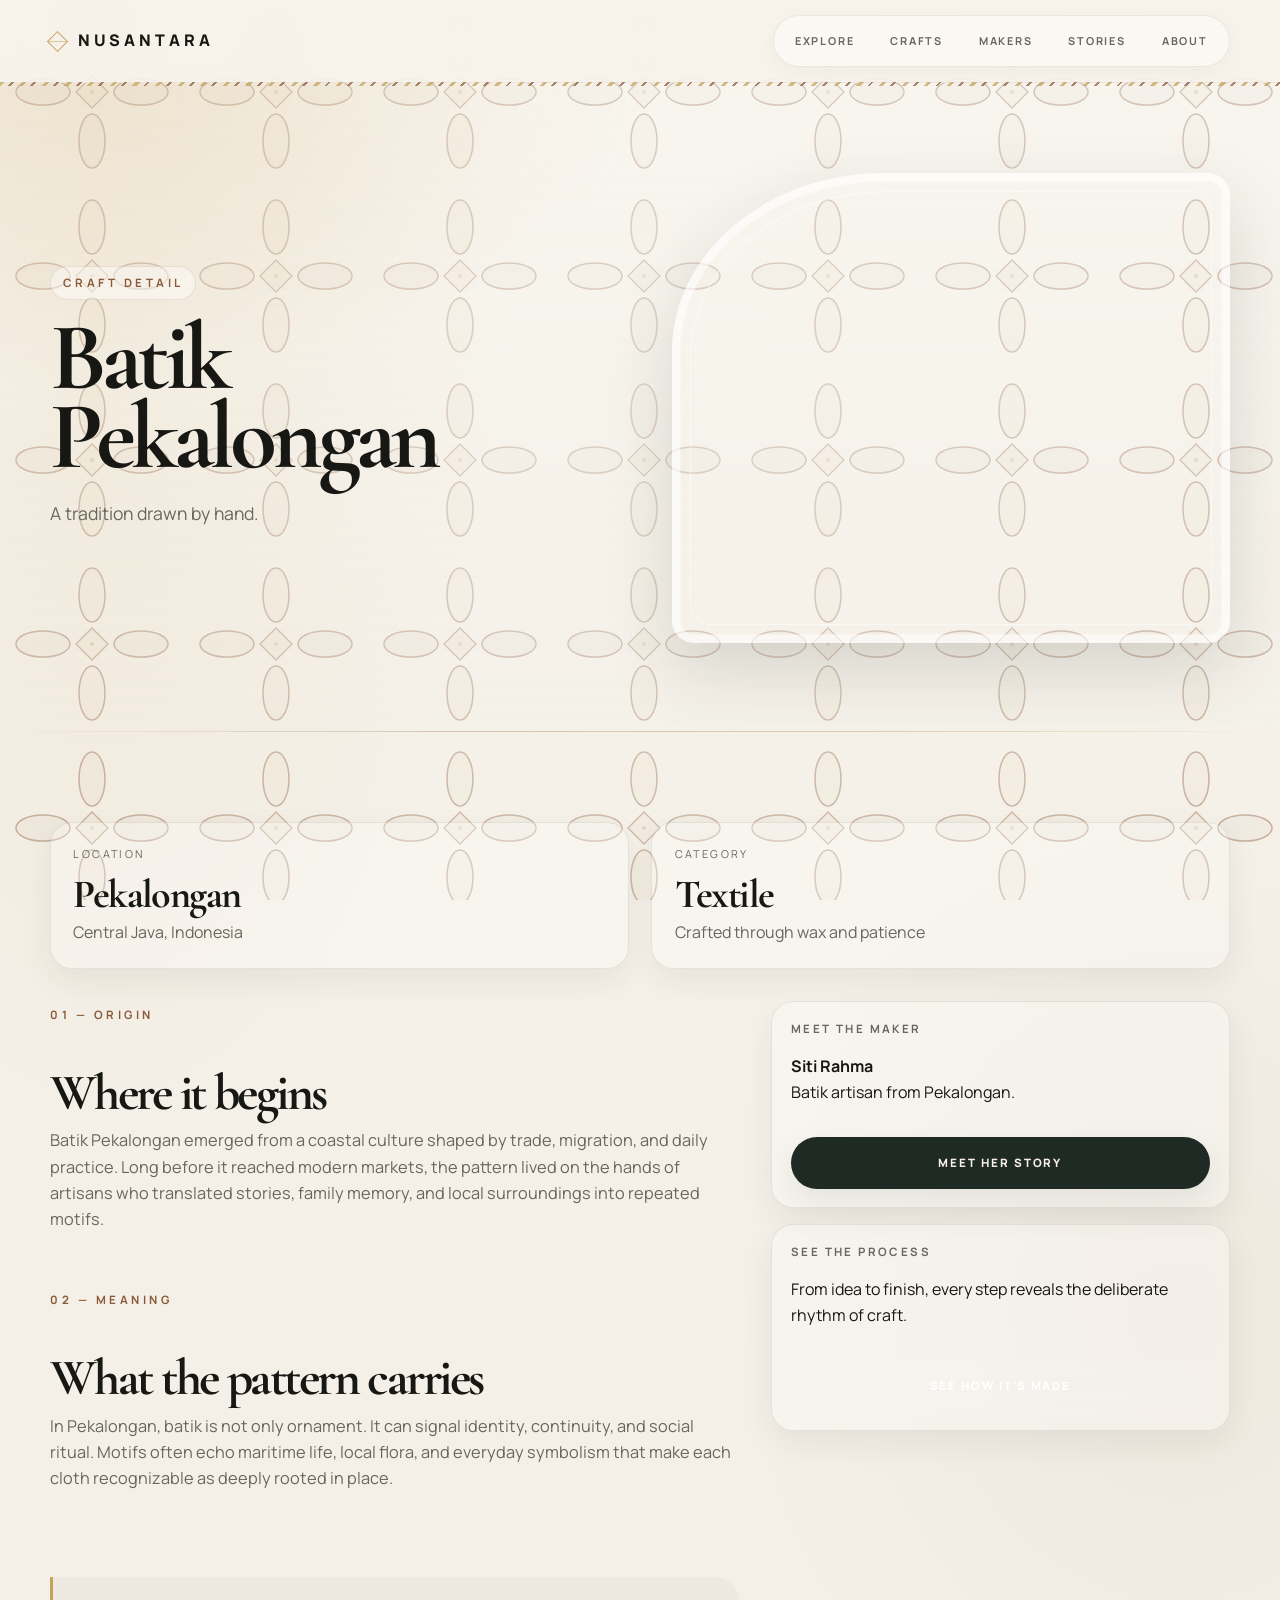
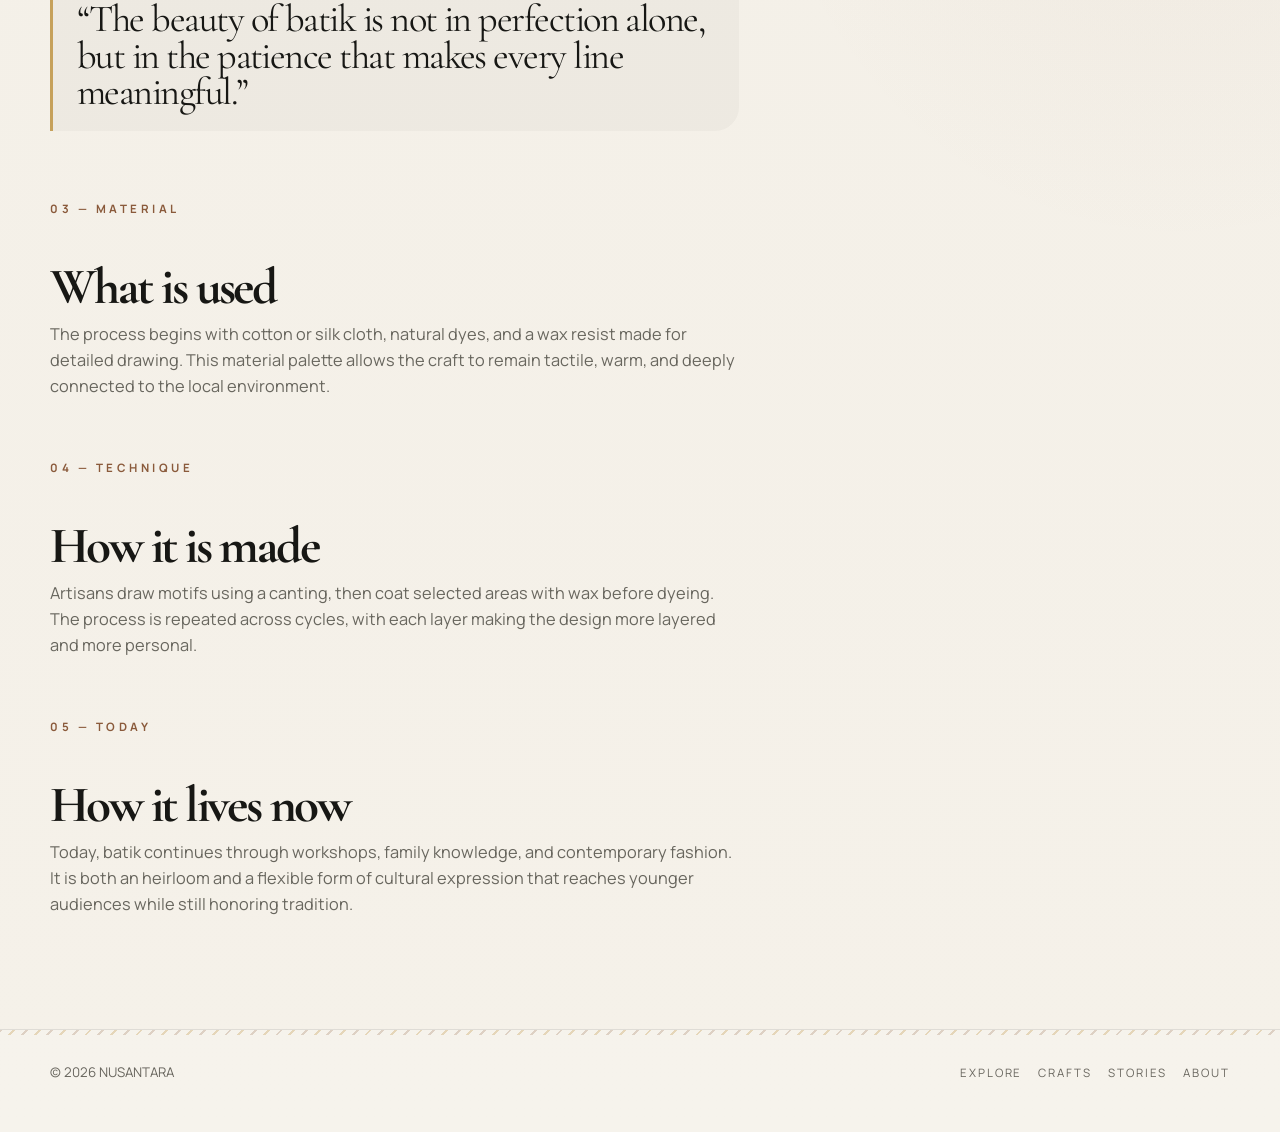
<file: craft-detail.html>
<!DOCTYPE html>
<html lang="en">
  <head>
    <meta charset="UTF-8" />
    <meta name="viewport" content="width=device-width, initial-scale=1.0" />
    <title>Batik Pekalongan | NUSANTARA</title>
    <link rel="preconnect" href="https://fonts.googleapis.com" />
    <link rel="preconnect" href="https://fonts.gstatic.com" crossorigin />
    <link href="https://fonts.googleapis.com/css2?family=Cormorant+Garamond:wght@400;500;600;700&family=Manrope:wght@400;500;600;700;800&display=swap" rel="stylesheet" />
    <link rel="stylesheet" href="css/style.css" />
  </head>
  <body>
    <header class="site-header">
      <div class="container nav-shell">
        <a href="index.html" class="brand">NUSANTARA</a>
        <button class="nav-toggle" aria-label="Open menu" aria-expanded="false"><span></span></button>
        <nav class="site-nav" aria-label="Main navigation">
          <a href="explore.html">Explore</a>
          <a href="crafts.html">Crafts</a>
          <a href="makers.html">Makers</a>
          <a href="stories.html">Stories</a>
          <a href="about.html">About</a>
        </nav>
      </div>
    </header>

    <main>
      <section class="page-hero">
        <div class="container page-hero-inner">
          <div class="reveal">
            <div class="eyebrow">Craft detail</div>
            <h1>Batik<br />Pekalongan</h1>
            <p>A tradition drawn by hand.</p>
          </div>
          <div class="page-hero-visual reveal" style="background-image:url('https://thumb.wikimedia.org/wikipedia/commons/thumb/6/62/Batik_Artisan_Applying_Wax_with_Canting_in_Trusmi_Cirebon_Indonesia.jpg/960px-Batik_Artisan_Applying_Wax_with_Canting_in_Trusmi_Cirebon_Indonesia.jpg');"></div>
        </div>
      </section>

      <section>
        <div class="container content-stack">
          <div class="info-grid reveal">
            <div class="info-card">
              <div class="label">Location</div>
              <h3>Pekalongan</h3>
              <p>Central Java, Indonesia</p>
            </div>
            <div class="info-card">
              <div class="label">Category</div>
              <h3>Textile</h3>
              <p>Crafted through wax and patience</p>
            </div>
          </div>

          <div class="article-layout reveal">
            <article class="article-main">
              <div class="article-main">
                <div>
                  <div class="eyebrow">01 — Origin</div>
                  <h2>Where it begins</h2>
                  <p>Batik Pekalongan emerged from a coastal culture shaped by trade, migration, and daily practice. Long before it reached modern markets, the pattern lived on the hands of artisans who translated stories, family memory, and local surroundings into repeated motifs.</p>
                </div>

                <div>
                  <div class="eyebrow">02 — Meaning</div>
                  <h2>What the pattern carries</h2>
                  <p>In Pekalongan, batik is not only ornament. It can signal identity, continuity, and social ritual. Motifs often echo maritime life, local flora, and everyday symbolism that make each cloth recognizable as deeply rooted in place.</p>
                </div>

                <div class="pull-quote">“The beauty of batik is not in perfection alone, but in the patience that makes every line meaningful.”</div>

                <div>
                  <div class="eyebrow">03 — Material</div>
                  <h2>What is used</h2>
                  <p>The process begins with cotton or silk cloth, natural dyes, and a wax resist made for detailed drawing. This material palette allows the craft to remain tactile, warm, and deeply connected to the local environment.</p>
                </div>

                <div>
                  <div class="eyebrow">04 — Technique</div>
                  <h2>How it is made</h2>
                  <p>Artisans draw motifs using a canting, then coat selected areas with wax before dyeing. The process is repeated across cycles, with each layer making the design more layered and more personal.</p>
                </div>

                <div>
                  <div class="eyebrow">05 — Today</div>
                  <h2>How it lives now</h2>
                  <p>Today, batik continues through workshops, family knowledge, and contemporary fashion. It is both an heirloom and a flexible form of cultural expression that reaches younger audiences while still honoring tradition.</p>
                </div>
              </div>
            </article>

            <aside class="article-aside">
              <div class="side-box">
                <h4>Meet the maker</h4>
                <p><strong>Siti Rahma</strong><br />Batik artisan from Pekalongan.</p>
                <a href="maker-detail.html" class="btn btn-primary" style="margin-top:1rem; width:100%;">Meet her story</a>
              </div>

              <div class="side-box">
                <h4>See the process</h4>
                <p>From idea to finish, every step reveals the deliberate rhythm of craft.</p>
                <a href="process.html" class="btn btn-secondary" style="margin-top:1rem; width:100%;">See how it's made</a>
              </div>
            </aside>
          </div>
        </div>
      </section>
    </main>

    <footer class="footer">
      <div class="container footer-inner">
        <small>© 2026 NUSANTARA</small>
        <div class="footer-links">
          <a href="explore.html">Explore</a>
          <a href="crafts.html">Crafts</a>
          <a href="stories.html">Stories</a>
          <a href="about.html">About</a>
        </div>
      </div>
    </footer>

    <script src="js/main.js"></script>
  </body>
</html>
</file>
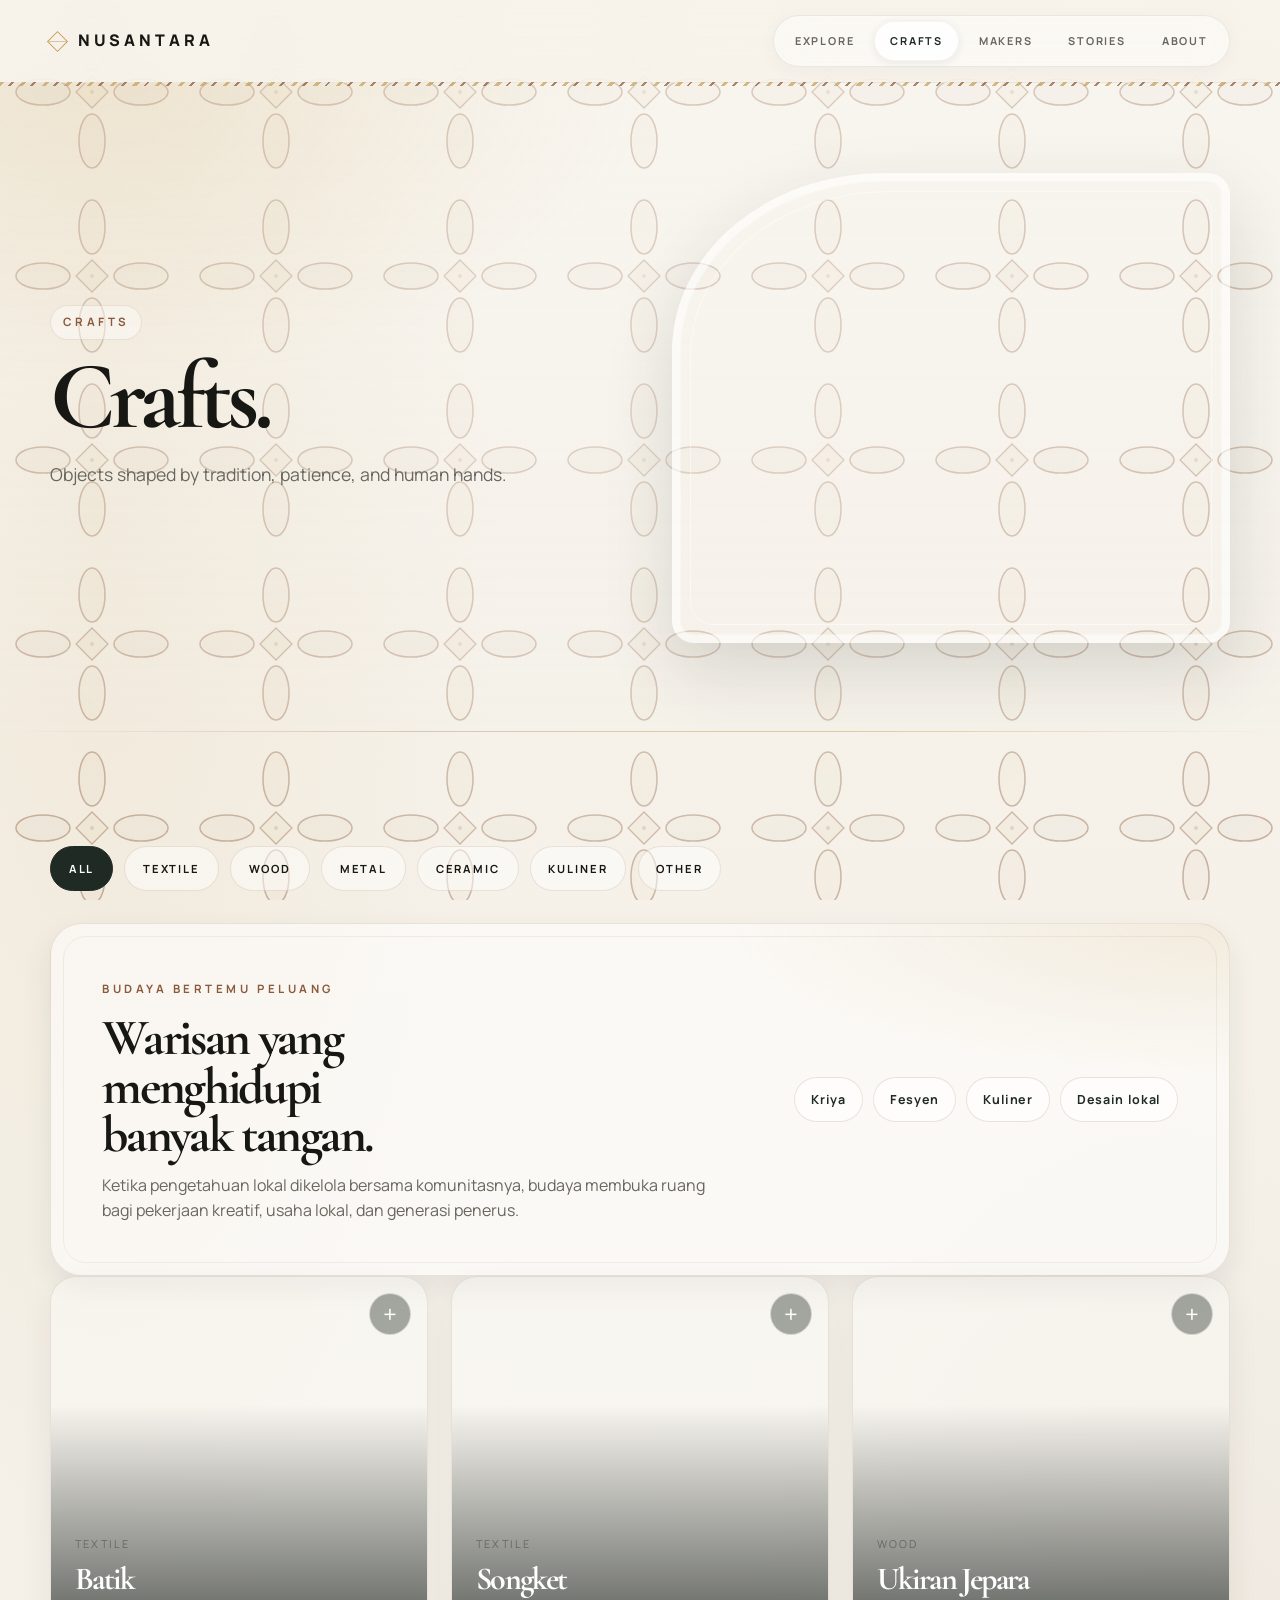
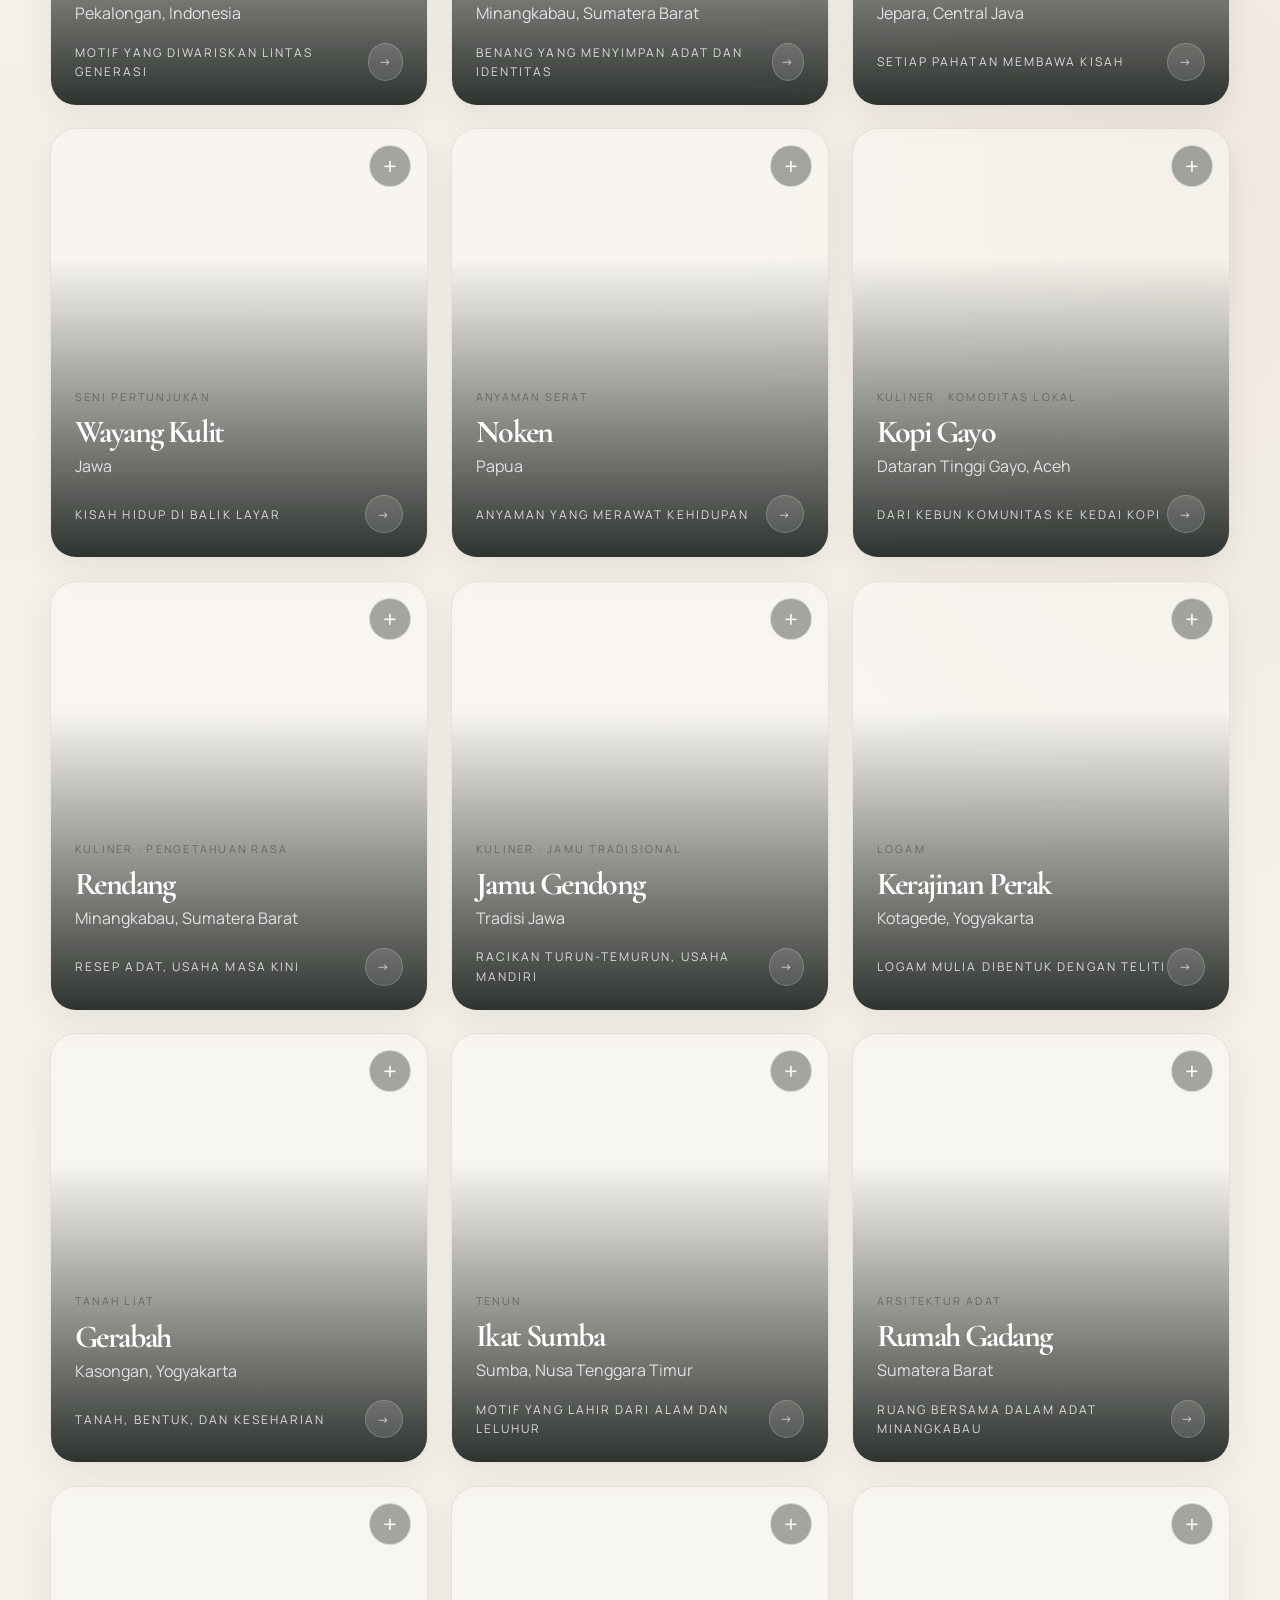
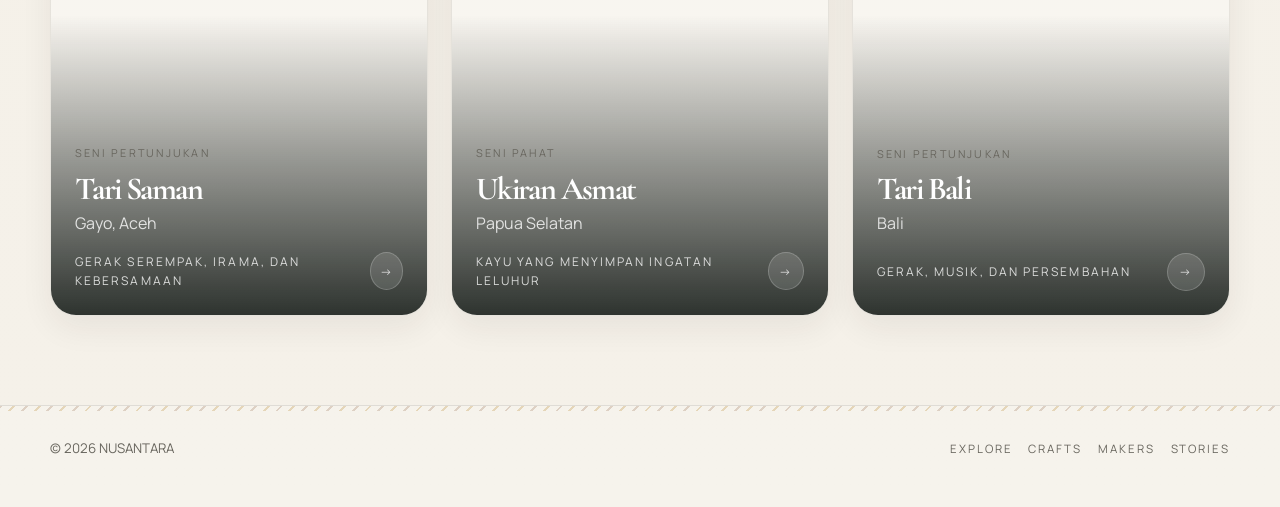
<file: crafts.html>
<!DOCTYPE html>
<html lang="en">
  <head>
    <meta charset="UTF-8" />
    <meta name="viewport" content="width=device-width, initial-scale=1.0" />
    <title>Crafts | NUSANTARA</title>
    <link rel="preconnect" href="https://fonts.googleapis.com" />
    <link rel="preconnect" href="https://fonts.gstatic.com" crossorigin />
    <link href="https://fonts.googleapis.com/css2?family=Cormorant+Garamond:wght@400;500;600;700&family=Manrope:wght@400;500;600;700;800&display=swap" rel="stylesheet" />
    <link rel="stylesheet" href="css/style.css" />
  </head>
  <body>
    <header class="site-header">
      <div class="container nav-shell">
        <a href="index.html" class="brand">NUSANTARA</a>
        <button class="nav-toggle" aria-label="Open menu" aria-expanded="false"><span></span></button>
        <nav class="site-nav" aria-label="Main navigation">
          <a href="explore.html">Explore</a>
          <a href="crafts.html" class="active">Crafts</a>
          <a href="makers.html">Makers</a>
          <a href="stories.html">Stories</a>
          <a href="about.html">About</a>
        </nav>
      </div>
    </header>

    <main>
      <section class="page-hero">
        <div class="container page-hero-inner">
          <div class="reveal">
            <div class="eyebrow">Crafts</div>
            <h1>Crafts.</h1>
            <p>Objects shaped by tradition, patience, and human hands.</p>
          </div>
          <div class="page-hero-visual reveal" style="background-image:url('https://thumb.wikimedia.org/wikipedia/commons/thumb/9/93/Menenun_songket_asli_20241116_111954.jpg/960px-Menenun_songket_asli_20241116_111954.jpg');"></div>
        </div>
      </section>

      <section>
        <div class="container">
          <div class="filters reveal">
            <button class="filter-btn is-active" data-filter="all">All</button>
            <button class="filter-btn" data-filter="textile">Textile</button>
            <button class="filter-btn" data-filter="wood">Wood</button>
            <button class="filter-btn" data-filter="metal">Metal</button>
            <button class="filter-btn" data-filter="ceramic">Ceramic</button>
            <button class="filter-btn" data-filter="kuliner">Kuliner</button>
            <button class="filter-btn" data-filter="other">Other</button>
          </div>

          <aside class="economy-note reveal">
            <div class="economy-note-copy">
              <span class="eyebrow">Budaya bertemu peluang</span>
              <h2>Warisan yang menghidupi banyak tangan.</h2>
              <p>Ketika pengetahuan lokal dikelola bersama komunitasnya, budaya membuka ruang bagi pekerjaan kreatif, usaha lokal, dan generasi penerus.</p>
            </div>
            <div class="economy-pill-list" aria-label="Bidang ekonomi kreatif">
              <span>Kriya</span><span>Fesyen</span><span>Kuliner</span><span>Desain lokal</span>
            </div>
          </aside>

          <div class="craft-grid reveal">
            <article class="craft-card culture-card" data-category="textile">
              <div class="image" role="img" aria-label="Perajin batik menorehkan malam dengan canting" style="background-image:url('https://thumb.wikimedia.org/wikipedia/commons/thumb/6/62/Batik_Artisan_Applying_Wax_with_Canting_in_Trusmi_Cirebon_Indonesia.jpg/960px-Batik_Artisan_Applying_Wax_with_Canting_in_Trusmi_Cirebon_Indonesia.jpg');"></div>
              <div class="content">
                <div class="tag">Textile</div>
                <h3>Batik</h3>
                <p>Pekalongan, Indonesia</p>
                <div class="link-row">
                  <span>Motif yang diwariskan lintas generasi</span>
                  <span class="arrow-link">→</span>
                </div>
              </div>
              <button class="card-toggle" type="button" aria-expanded="false" aria-controls="culture-batik" aria-label="Lihat penjelasan tentang batik"><span aria-hidden="true">+</span></button>
              <div class="culture-detail" id="culture-batik">
                <span class="tag">Jawa · Kain dan malam</span>
                <h3>Batik</h3>
                <p>Perajin menggambar motif di atas kain menggunakan canting dan malam sebagai perintang warna. Ragam pesisir Pekalongan dikenal berani dan berwarna, mencerminkan perjumpaan budaya di jalur perdagangan.</p>
                <a class="photo-credit" href="https://commons.wikimedia.org/wiki/File:Batik_Artisan_Applying_Wax_with_Canting_in_Trusmi_Cirebon_Indonesia.jpg" target="_blank" rel="noopener noreferrer">Foto: Ahaetulla · CC BY-SA 4.0</a>
              </div>
            </article>

            <article class="craft-card culture-card" data-category="textile">
              <div class="image" role="img" aria-label="Kain songket Minangkabau ditenun dengan benang berkilau" style="background-image:url('https://thumb.wikimedia.org/wikipedia/commons/thumb/1/10/Tenunan_songket_khas_Minangkabau.jpg/960px-Tenunan_songket_khas_Minangkabau.jpg');"></div>
              <div class="content">
                <div class="tag">Textile</div>
                <h3>Songket</h3>
                <p>Minangkabau, Sumatera Barat</p>
                <div class="link-row">
                  <span>Benang yang menyimpan adat dan identitas</span>
                  <span class="arrow-link">→</span>
                </div>
              </div>
              <button class="card-toggle" type="button" aria-expanded="false" aria-controls="culture-songket" aria-label="Lihat penjelasan tentang songket"><span aria-hidden="true">+</span></button>
              <div class="culture-detail" id="culture-songket">
                <span class="tag">Sumatera Barat · Tenun tradisional</span>
                <h3>Songket</h3>
                <p>Benang emas atau perak disisipkan saat menenun untuk membentuk motif timbul yang berkilau. Di Minangkabau, songket hadir dalam upacara adat dan menjadi penanda kehormatan serta keterampilan perajinnya.</p>
                <a class="photo-credit" href="https://commons.wikimedia.org/wiki/File:Tenunan_songket_khas_Minangkabau.jpg" target="_blank" rel="noopener noreferrer">Foto: Benchmarknews &amp; Kementerian Perdagangan · Public domain</a>
              </div>
            </article>

            <article class="craft-card culture-card" data-category="wood">
              <div class="image" role="img" aria-label="Pengukir kayu bekerja di Jepara" style="background-image:url('https://upload.wikimedia.org/wikipedia/commons/4/4b/COLLECTIE_TROPENMUSEUM_Een_groep_houtsnijders_uit_Japara_aan_het_werk_TMnr_10017719.jpg');"></div>
              <div class="content">
                <div class="tag">Wood</div>
                <h3>Ukiran Jepara</h3>
                <p>Jepara, Central Java</p>
                <div class="link-row">
                  <span>Setiap pahatan membawa kisah</span>
                  <span class="arrow-link">→</span>
                </div>
              </div>
              <button class="card-toggle" type="button" aria-expanded="false" aria-controls="culture-jepara" aria-label="Lihat penjelasan tentang ukiran Jepara"><span aria-hidden="true">+</span></button>
              <div class="culture-detail" id="culture-jepara">
                <span class="tag">Jepara · Seni pahat kayu</span>
                <h3>Ukiran Jepara</h3>
                <p>Pengukir Jepara membentuk kayu dengan detail sulur, bunga, dan dedaunan yang khas. Keahlian ini dipelajari melalui latihan panjang dan diwariskan dalam komunitas perajin dari satu generasi ke generasi berikutnya.</p>
                <a class="photo-credit" href="https://commons.wikimedia.org/wiki/File:COLLECTIE_TROPENMUSEUM_Een_groep_houtsnijders_uit_Japara_aan_het_werk_TMnr_10017719.jpg" target="_blank" rel="noopener noreferrer">Sumber: Tropenmuseum · CC BY-SA 3.0</a>
              </div>
            </article>

            <article class="craft-card culture-card" data-category="other">
              <div class="image" role="img" aria-label="Pertunjukan wayang kulit oleh dalang" style="background-image:url('https://thumb.wikimedia.org/wikipedia/commons/thumb/f/f5/Bercerita_dengan_Wayang.jpg/960px-Bercerita_dengan_Wayang.jpg');"></div>
              <div class="content">
                <div class="tag">Seni pertunjukan</div>
                <h3>Wayang Kulit</h3>
                <p>Jawa</p>
                <div class="link-row">
                  <span>Kisah hidup di balik layar</span>
                  <span class="arrow-link">→</span>
                </div>
              </div>
              <button class="card-toggle" type="button" aria-expanded="false" aria-controls="culture-wayang" aria-label="Lihat penjelasan tentang wayang kulit"><span aria-hidden="true">+</span></button>
              <div class="culture-detail" id="culture-wayang">
                <span class="tag">Jawa · Teater boneka bayangan</span>
                <h3>Wayang Kulit</h3>
                <p>Tokoh wayang dari kulit yang diukir dan ditatah dimainkan dalang di antara cahaya dan kelir. Pertunjukan memadukan kisah, musik gamelan, serta nilai kehidupan yang dituturkan kepada penonton.</p>
                <a class="photo-credit" href="https://commons.wikimedia.org/wiki/File:Bercerita_dengan_Wayang.jpg" target="_blank" rel="noopener noreferrer">Foto: Candra Firmansyah · CC BY-SA 4.0</a>
              </div>
            </article>

            <article class="craft-card culture-card" data-category="other">
              <div class="image" role="img" aria-label="Perempuan Papua membuat noken" style="background-image:url('https://thumb.wikimedia.org/wikipedia/commons/thumb/7/73/Membuat_noken.jpg/960px-Membuat_noken.jpg');"></div>
              <div class="content">
                <div class="tag">Anyaman serat</div>
                <h3>Noken</h3>
                <p>Papua</p>
                <div class="link-row">
                  <span>Anyaman yang merawat kehidupan</span>
                  <span class="arrow-link">→</span>
                </div>
              </div>
              <button class="card-toggle" type="button" aria-expanded="false" aria-controls="culture-noken" aria-label="Lihat penjelasan tentang noken"><span aria-hidden="true">+</span></button>
              <div class="culture-detail" id="culture-noken">
                <span class="tag">Papua · Tas rajut tradisional</span>
                <h3>Noken</h3>
                <p>Tas tradisional Papua ini dirajut atau dianyam dari serat alam dan digunakan untuk membawa hasil kebun maupun kebutuhan sehari-hari. Pengetahuan membuat noken diwariskan antargenerasi dan diakui UNESCO sebagai warisan budaya takbenda.</p>
                <a class="photo-credit" href="https://commons.wikimedia.org/wiki/File:Membuat_noken.jpg" target="_blank" rel="noopener noreferrer">Foto: Keenan63 · CC BY-SA 4.0</a>
              </div>
            </article>

            <article class="craft-card culture-card" data-category="kuliner">
              <div class="image" role="img" aria-label="Kopi Gayo, produk unggulan dari dataran tinggi Aceh" style="background-image:url('https://thumb.wikimedia.org/wikipedia/commons/thumb/3/3d/Kopi_Hitam_King_Gayo_Arabika.jpg/960px-Kopi_Hitam_King_Gayo_Arabika.jpg');"></div>
              <div class="content">
                <div class="tag">Kuliner · Komoditas lokal</div>
                <h3>Kopi Gayo</h3>
                <p>Dataran Tinggi Gayo, Aceh</p>
                <div class="link-row">
                  <span>Dari kebun komunitas ke kedai kopi</span>
                  <span class="arrow-link">→</span>
                </div>
              </div>
              <button class="card-toggle" type="button" aria-expanded="false" aria-controls="culture-kopi-gayo" aria-label="Lihat penjelasan tentang kopi Gayo"><span aria-hidden="true">+</span></button>
              <div class="culture-detail" id="culture-kopi-gayo">
                <span class="tag">Aceh · Ekonomi kreatif kuliner</span>
                <h3>Kopi Gayo</h3>
                <p>Kopi arabika Gayo menghubungkan petani, koperasi, pengolah, roaster, dan kedai. Cita rasa khas serta asal-usul yang jelas membantu usaha lokal membawa nilai tambah kembali ke komunitas.</p>
                <a class="photo-credit" href="https://commons.wikimedia.org/wiki/File:Kopi_Hitam_King_Gayo_Arabika.jpg" target="_blank" rel="noopener noreferrer">Foto: Adilarmaya · CC BY-SA 4.0</a>
              </div>
            </article>

            <article class="craft-card culture-card" data-category="kuliner">
              <div class="image" role="img" aria-label="Rendang ayam, sajian tradisional Minangkabau" style="background-image:url('https://thumb.wikimedia.org/wikipedia/commons/thumb/0/08/Lemang_dengan_rendang_ayam.jpg/960px-Lemang_dengan_rendang_ayam.jpg');"></div>
              <div class="content">
                <div class="tag">Kuliner · Pengetahuan rasa</div>
                <h3>Rendang</h3>
                <p>Minangkabau, Sumatera Barat</p>
                <div class="link-row">
                  <span>Resep adat, usaha masa kini</span>
                  <span class="arrow-link">→</span>
                </div>
              </div>
              <button class="card-toggle" type="button" aria-expanded="false" aria-controls="culture-rendang" aria-label="Lihat penjelasan tentang rendang"><span aria-hidden="true">+</span></button>
              <div class="culture-detail" id="culture-rendang">
                <span class="tag">Sumatera Barat · Kuliner tradisional</span>
                <h3>Rendang</h3>
                <p>Rendang berangkat dari teknik memasak perlahan dan racikan rempah yang diwariskan dalam keluarga Minangkabau. Kini, usaha rumahan dan rumah makan memperkenalkan ragam rendang sambil menjaga kisah asal-usulnya.</p>
                <a class="photo-credit" href="https://commons.wikimedia.org/wiki/File:Lemang_dengan_rendang_ayam.jpg" target="_blank" rel="noopener noreferrer">Foto: Wee Hong · CC BY-SA 4.0</a>
              </div>
            </article>

            <article class="craft-card culture-card" data-category="kuliner">
              <div class="image" role="img" aria-label="Penjual jamu tradisional di pasar Indonesia" style="background-image:url('https://thumb.wikimedia.org/wikipedia/commons/thumb/4/44/Penjual_Jamu_di_Pasar_Tradisional.jpg/960px-Penjual_Jamu_di_Pasar_Tradisional.jpg');"></div>
              <div class="content">
                <div class="tag">Kuliner · Jamu tradisional</div>
                <h3>Jamu Gendong</h3>
                <p>Tradisi Jawa</p>
                <div class="link-row">
                  <span>Racikan turun-temurun, usaha mandiri</span>
                  <span class="arrow-link">→</span>
                </div>
              </div>
              <button class="card-toggle" type="button" aria-expanded="false" aria-controls="culture-jamu" aria-label="Lihat penjelasan tentang jamu gendong"><span aria-hidden="true">+</span></button>
              <div class="culture-detail" id="culture-jamu">
                <span class="tag">Jawa · Pengetahuan herbal</span>
                <h3>Jamu Gendong</h3>
                <p>Penjual jamu meracik bahan seperti kunyit dan jahe menjadi minuman yang dijajakan dari kampung ke kampung. Tradisi ini menopang usaha mandiri dan menjaga pengetahuan bahan lokal tetap hidup.</p>
                <a class="photo-credit" href="https://commons.wikimedia.org/wiki/File:Penjual_Jamu_di_Pasar_Tradisional.jpg" target="_blank" rel="noopener noreferrer">Foto: Herusutimbul · CC BY-SA 4.0</a>
              </div>
            </article>

            <article class="craft-card culture-card" data-category="metal">
              <div class="image" role="img" aria-label="Kerajinan perak tradisional Indonesia" style="background-image:url('https://thumb.wikimedia.org/wikipedia/commons/thumb/6/6e/Kerajinan_perak_1.jpg/960px-Kerajinan_perak_1.jpg');"></div>
              <div class="content">
                <div class="tag">Logam</div>
                <h3>Kerajinan Perak</h3>
                <p>Kotagede, Yogyakarta</p>
                <div class="link-row">
                  <span>Logam mulia dibentuk dengan teliti</span>
                  <span class="arrow-link">→</span>
                </div>
              </div>
              <button class="card-toggle" type="button" aria-expanded="false" aria-controls="culture-perak" aria-label="Lihat penjelasan tentang kerajinan perak"><span aria-hidden="true">+</span></button>
              <div class="culture-detail" id="culture-perak">
                <span class="tag">Kotagede · Kerajinan logam</span>
                <h3>Kerajinan Perak</h3>
                <p>Perajin membentuk dan mengukir perak menjadi perhiasan maupun benda hias dengan detail halus. Kotagede di Yogyakarta dikenal sebagai salah satu pusat kerajinan perak yang berkembang bersama tradisi lokal.</p>
                <a class="photo-credit" href="https://commons.wikimedia.org/wiki/File:Kerajinan_perak_1.jpg" target="_blank" rel="noopener noreferrer">Foto: Astari28 · CC BY-SA 4.0</a>
              </div>
            </article>

            <article class="craft-card culture-card" data-category="ceramic">
              <div class="image" role="img" aria-label="Gerabah tradisional dari Kasongan" style="background-image:url('https://thumb.wikimedia.org/wikipedia/commons/thumb/f/fd/Gerabah_dari_Kasongan.jpg/960px-Gerabah_dari_Kasongan.jpg');"></div>
              <div class="content">
                <div class="tag">Tanah liat</div>
                <h3>Gerabah</h3>
                <p>Kasongan, Yogyakarta</p>
                <div class="link-row">
                  <span>Tanah, bentuk, dan keseharian</span>
                  <span class="arrow-link">→</span>
                </div>
              </div>
              <button class="card-toggle" type="button" aria-expanded="false" aria-controls="culture-gerabah" aria-label="Lihat penjelasan tentang gerabah Kasongan"><span aria-hidden="true">+</span></button>
              <div class="culture-detail" id="culture-gerabah">
                <span class="tag">Yogyakarta · Tanah liat bakar</span>
                <h3>Gerabah Kasongan</h3>
                <p>Di Kasongan, tanah liat dibentuk menjadi kendi, peralatan rumah, dan karya hias sebelum dibakar. Tradisi ini tumbuh sebagai keterampilan komunitas yang mengolah bahan setempat menjadi benda yang dekat dengan kehidupan sehari-hari.</p>
                <a class="photo-credit" href="https://commons.wikimedia.org/wiki/File:Gerabah_dari_Kasongan.jpg" target="_blank" rel="noopener noreferrer">Foto: Awtux · CC BY-SA 3.0</a>
              </div>
            </article>

            <article class="craft-card culture-card" data-category="textile">
              <div class="image" role="img" aria-label="Kain tenun ikat Sumba" style="background-image:url('https://thumb.wikimedia.org/wikipedia/commons/thumb/c/c7/Tenun_Ikat_Sumba.jpg/960px-Tenun_Ikat_Sumba.jpg');"></div>
              <div class="content">
                <div class="tag">Tenun</div>
                <h3>Ikat Sumba</h3>
                <p>Sumba, Nusa Tenggara Timur</p>
                <div class="link-row">
                  <span>Motif yang lahir dari alam dan leluhur</span>
                  <span class="arrow-link">→</span>
                </div>
              </div>
              <button class="card-toggle" type="button" aria-expanded="false" aria-controls="culture-ikat-sumba" aria-label="Lihat penjelasan tentang tenun ikat Sumba"><span aria-hidden="true">+</span></button>
              <div class="culture-detail" id="culture-ikat-sumba">
                <span class="tag">Sumba · Tenun ikat</span>
                <h3>Tenun Ikat Sumba</h3>
                <p>Benang diikat dan dicelup sebelum ditenun agar menghasilkan motif khas. Kainnya memiliki peran penting dalam kehidupan adat dan kerap memuat gambaran alam maupun simbol leluhur.</p>
                <a class="photo-credit" href="https://commons.wikimedia.org/wiki/File:Tenun_Ikat_Sumba.jpg" target="_blank" rel="noopener noreferrer">Foto: 06Ivonne · CC BY-SA 4.0</a>
              </div>
            </article>

            <article class="craft-card culture-card" data-category="other">
              <div class="image" role="img" aria-label="Rumah Gadang Minangkabau" style="background-image:url('https://thumb.wikimedia.org/wikipedia/commons/thumb/f/fd/Rumah_Gadang.jpg/960px-Rumah_Gadang.jpg');"></div>
              <div class="content">
                <div class="tag">Arsitektur adat</div>
                <h3>Rumah Gadang</h3>
                <p>Sumatera Barat</p>
                <div class="link-row">
                  <span>Ruang bersama dalam adat Minangkabau</span>
                  <span class="arrow-link">→</span>
                </div>
              </div>
              <button class="card-toggle" type="button" aria-expanded="false" aria-controls="culture-rumah-gadang" aria-label="Lihat penjelasan tentang Rumah Gadang"><span aria-hidden="true">+</span></button>
              <div class="culture-detail" id="culture-rumah-gadang">
                <span class="tag">Minangkabau · Rumah adat</span>
                <h3>Rumah Gadang</h3>
                <p>Rumah adat Minangkabau ini dikenal lewat atap gonjong yang melengkung menjulang. Rumah Gadang menjadi ruang hidup keluarga besar dan mencerminkan adat serta nilai kebersamaan masyarakatnya.</p>
                <a class="photo-credit" href="https://commons.wikimedia.org/wiki/File:Rumah_Gadang.jpg" target="_blank" rel="noopener noreferrer">Foto: MichaelJLowe · CC BY-SA 2.5</a>
              </div>
            </article>

            <article class="craft-card culture-card" data-category="other">
              <div class="image" role="img" aria-label="Penari Saman Aceh mengenakan busana tradisional" style="background-image:url('https://thumb.wikimedia.org/wikipedia/commons/thumb/d/dc/Saman_Dance%2C_Aceh_Indonesia.jpg/960px-Saman_Dance%2C_Aceh_Indonesia.jpg');"></div>
              <div class="content">
                <div class="tag">Seni pertunjukan</div>
                <h3>Tari Saman</h3>
                <p>Gayo, Aceh</p>
                <div class="link-row">
                  <span>Gerak serempak, irama, dan kebersamaan</span>
                  <span class="arrow-link">→</span>
                </div>
              </div>
              <button class="card-toggle" type="button" aria-expanded="false" aria-controls="culture-saman" aria-label="Lihat penjelasan tentang Tari Saman"><span aria-hidden="true">+</span></button>
              <div class="culture-detail" id="culture-saman">
                <span class="tag">Gayo · Tari tradisional</span>
                <h3>Tari Saman</h3>
                <p>Para penari duduk berbaris dan bergerak serempak mengikuti tepukan, nyanyian, serta syair. Tari Saman menonjolkan kekompakan dan menjadi bagian penting dari tradisi masyarakat Gayo.</p>
                <a class="photo-credit" href="https://commons.wikimedia.org/wiki/File:Saman_Dance,_Aceh_Indonesia.jpg" target="_blank" rel="noopener noreferrer">Foto: IrmaRosalina · CC BY-SA 4.0</a>
              </div>
            </article>

            <article class="craft-card culture-card" data-category="wood">
              <div class="image" role="img" aria-label="Pemahat patung Asmat sedang mengukir kayu" style="background-image:url('https://thumb.wikimedia.org/wikipedia/commons/thumb/a/ab/Pemahat_Patung_Asmat.jpg/960px-Pemahat_Patung_Asmat.jpg');"></div>
              <div class="content">
                <div class="tag">Seni pahat</div>
                <h3>Ukiran Asmat</h3>
                <p>Papua Selatan</p>
                <div class="link-row">
                  <span>Kayu yang menyimpan ingatan leluhur</span>
                  <span class="arrow-link">→</span>
                </div>
              </div>
              <button class="card-toggle" type="button" aria-expanded="false" aria-controls="culture-asmat" aria-label="Lihat penjelasan tentang ukiran Asmat"><span aria-hidden="true">+</span></button>
              <div class="culture-detail" id="culture-asmat">
                <span class="tag">Asmat · Ukiran kayu</span>
                <h3>Ukiran Asmat</h3>
                <p>Para pemahat Asmat mengolah kayu menjadi figur dan ornamen dengan makna yang terkait leluhur serta kehidupan komunitas. Pengetahuan dan tekniknya tumbuh dari hubungan erat dengan alam dan tradisi setempat.</p>
                <a class="photo-credit" href="https://commons.wikimedia.org/wiki/File:Pemahat_Patung_Asmat.jpg" target="_blank" rel="noopener noreferrer">Foto: Keenan63 · CC BY-SA 4.0</a>
              </div>
            </article>

            <article class="craft-card culture-card" data-category="other">
              <div class="image" role="img" aria-label="Busana dan tradisi tari Bali" style="background-image:url('https://thumb.wikimedia.org/wikipedia/commons/thumb/2/2b/Balinese_Hindus_dressed_for_traditional_dance_Indonesia.jpg/960px-Balinese_Hindus_dressed_for_traditional_dance_Indonesia.jpg');"></div>
              <div class="content">
                <div class="tag">Seni pertunjukan</div>
                <h3>Tari Bali</h3>
                <p>Bali</p>
                <div class="link-row">
                  <span>Gerak, musik, dan persembahan</span>
                  <span class="arrow-link">→</span>
                </div>
              </div>
              <button class="card-toggle" type="button" aria-expanded="false" aria-controls="culture-tari-bali" aria-label="Lihat penjelasan tentang tari Bali"><span aria-hidden="true">+</span></button>
              <div class="culture-detail" id="culture-tari-bali">
                <span class="tag">Bali · Seni tari</span>
                <h3>Tari Bali</h3>
                <p>Tari tradisional Bali memadukan gerak tangan dan mata yang ekspresif, busana khas, serta iringan gamelan. Beragam tarian hidup dalam konteks upacara, cerita, dan pertunjukan masyarakat Bali.</p>
                <a class="photo-credit" href="https://commons.wikimedia.org/wiki/File:Balinese_Hindus_dressed_for_traditional_dance_Indonesia.jpg" target="_blank" rel="noopener noreferrer">Foto: Sarah_Ackerman · CC BY 2.0</a>
              </div>
            </article>
          </div>
        </div>
      </section>
    </main>

    <footer class="footer">
      <div class="container footer-inner">
        <small>© 2026 NUSANTARA</small>
        <div class="footer-links">
          <a href="explore.html">Explore</a>
          <a href="crafts.html">Crafts</a>
          <a href="makers.html">Makers</a>
          <a href="stories.html">Stories</a>
        </div>
      </div>
    </footer>

    <script src="js/main.js"></script>
  </body>
</html>
</file>
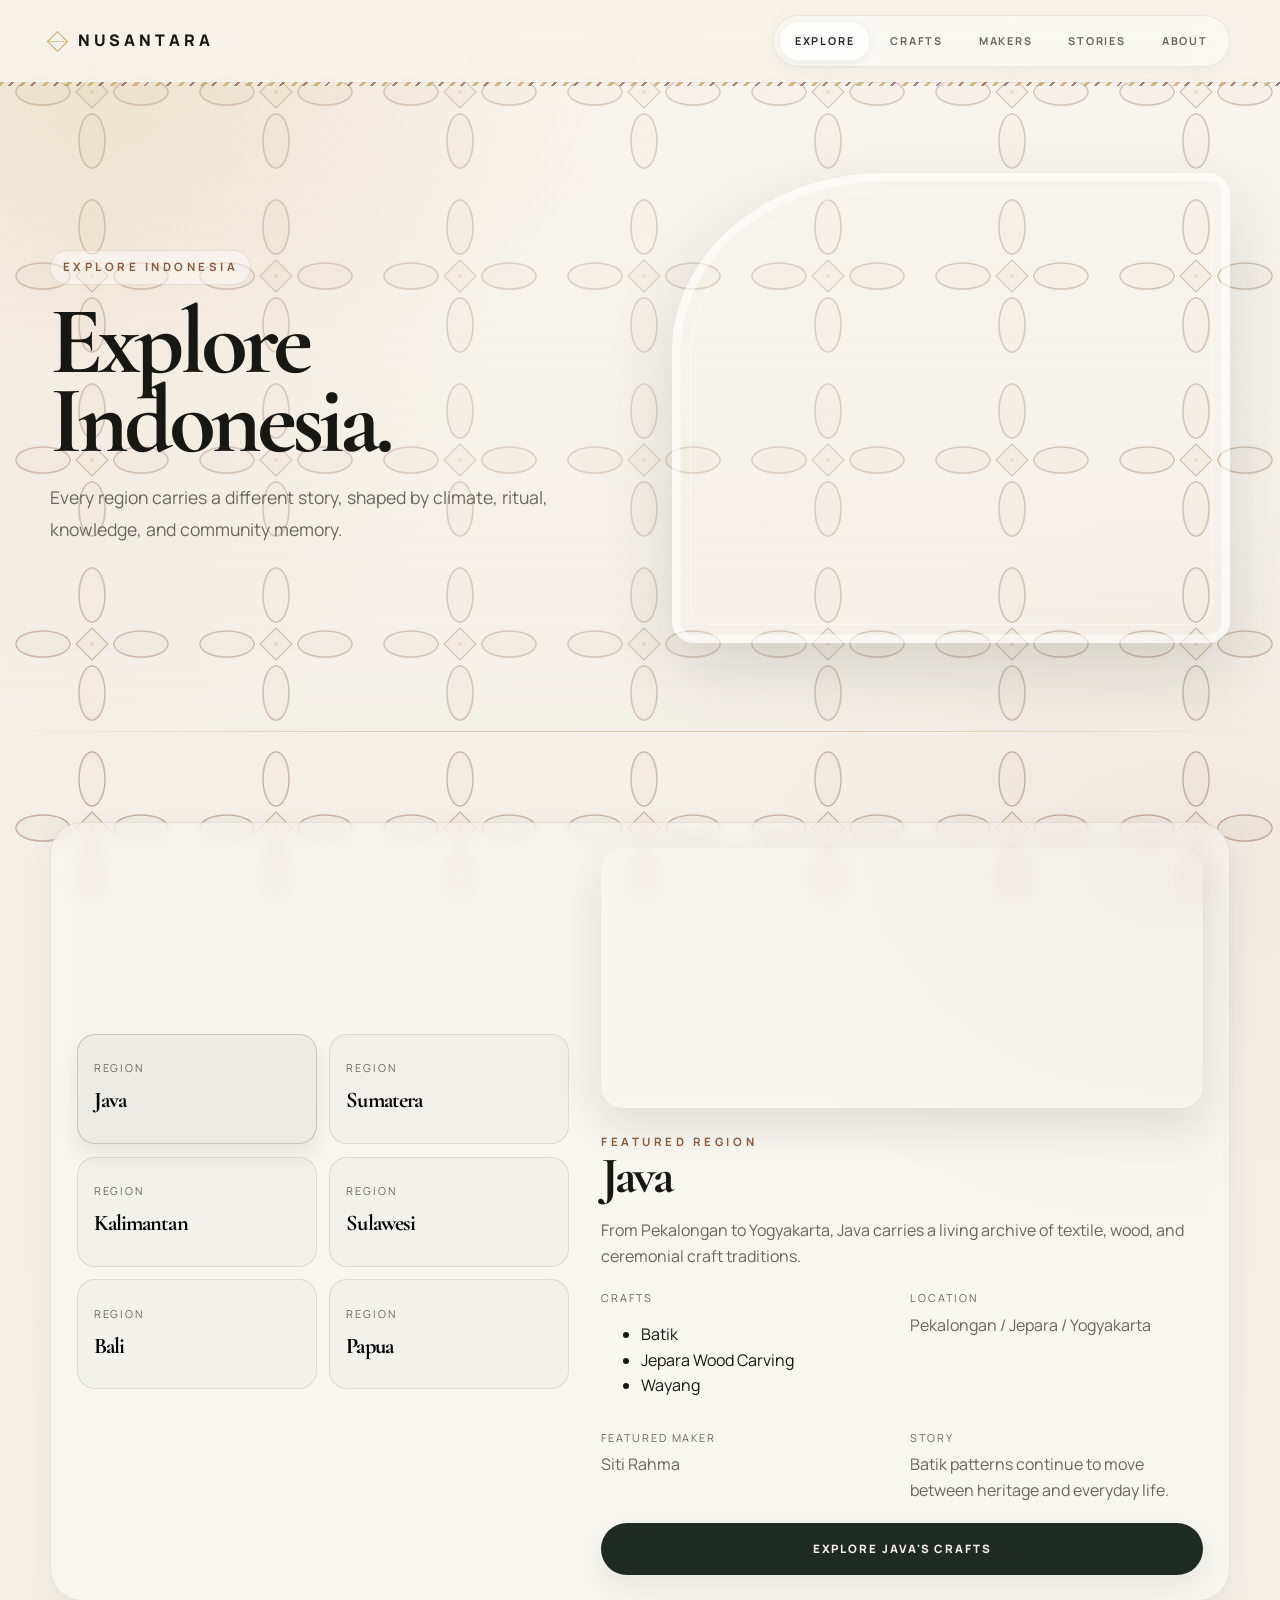
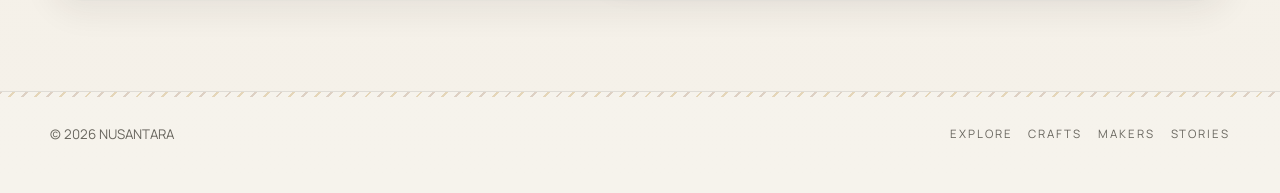
<file: explore.html>
<!DOCTYPE html>
<html lang="en">
  <head>
    <meta charset="UTF-8" />
    <meta name="viewport" content="width=device-width, initial-scale=1.0" />
    <title>Explore | NUSANTARA</title>
    <link rel="preconnect" href="https://fonts.googleapis.com" />
    <link rel="preconnect" href="https://fonts.gstatic.com" crossorigin />
    <link href="https://fonts.googleapis.com/css2?family=Cormorant+Garamond:wght@400;500;600;700&family=Manrope:wght@400;500;600;700;800&display=swap" rel="stylesheet" />
    <link rel="stylesheet" href="css/style.css" />
  </head>
  <body>
    <header class="site-header">
      <div class="container nav-shell">
        <a href="index.html" class="brand">NUSANTARA</a>
        <button class="nav-toggle" aria-label="Open menu" aria-expanded="false"><span></span></button>
        <nav class="site-nav" aria-label="Main navigation">
          <a href="explore.html" class="active">Explore</a>
          <a href="crafts.html">Crafts</a>
          <a href="makers.html">Makers</a>
          <a href="stories.html">Stories</a>
          <a href="about.html">About</a>
        </nav>
      </div>
    </header>

    <main>
      <section class="page-hero">
        <div class="container page-hero-inner">
          <div class="reveal">
            <div class="eyebrow">Explore Indonesia</div>
            <h1>Explore<br />Indonesia.</h1>
            <p>Every region carries a different story, shaped by climate, ritual, knowledge, and community memory.</p>
          </div>
          <div class="page-hero-visual reveal" style="background-image:url('https://thumb.wikimedia.org/wikipedia/commons/thumb/2/2b/Balinese_Hindus_dressed_for_traditional_dance_Indonesia.jpg/960px-Balinese_Hindus_dressed_for_traditional_dance_Indonesia.jpg');"></div>
        </div>
      </section>

      <section>
        <div class="container">
          <div class="region-panel reveal">
            <div class="region-map">
              <button class="region-btn is-active" data-region="java"><span class="tiny-label">Region</span><strong>Java</strong></button>
              <button class="region-btn" data-region="sumatera"><span class="tiny-label">Region</span><strong>Sumatera</strong></button>
              <button class="region-btn" data-region="kalimantan"><span class="tiny-label">Region</span><strong>Kalimantan</strong></button>
              <button class="region-btn" data-region="sulawesi"><span class="tiny-label">Region</span><strong>Sulawesi</strong></button>
              <button class="region-btn" data-region="bali"><span class="tiny-label">Region</span><strong>Bali</strong></button>
              <button class="region-btn" data-region="papua"><span class="tiny-label">Region</span><strong>Papua</strong></button>
            </div>

            <div class="region-feature">
              <div class="visual" data-region-image style="background-image:url('https://thumb.wikimedia.org/wikipedia/commons/thumb/6/62/Batik_Artisan_Applying_Wax_with_Canting_in_Trusmi_Cirebon_Indonesia.jpg/960px-Batik_Artisan_Applying_Wax_with_Canting_in_Trusmi_Cirebon_Indonesia.jpg');"></div>
              <div>
                <div class="eyebrow">Featured region</div>
                <h3 data-region-title>Java</h3>
              </div>
              <p data-region-summary>From Pekalongan to Yogyakarta, Java carries a living archive of textile, wood, and ceremonial craft traditions.</p>
              <div class="feature-list">
                <div>
                  <span>Crafts</span>
                  <ul data-region-crafts>
                    <li>Batik</li>
                    <li>Jepara Wood Carving</li>
                    <li>Wayang</li>
                  </ul>
                </div>
                <div>
                  <span>Location</span>
                  <p data-region-location>Pekalongan / Jepara / Yogyakarta</p>
                </div>
                <div>
                  <span>Featured maker</span>
                  <p data-region-artisan>Siti Rahma</p>
                </div>
                <div>
                  <span>Story</span>
                  <p data-region-story>Batik patterns continue to move between heritage and everyday life.</p>
                </div>
              </div>
              <a href="crafts.html" class="btn btn-primary">Explore Java's crafts</a>
            </div>
          </div>
        </div>
      </section>
    </main>

    <footer class="footer">
      <div class="container footer-inner">
        <small>© 2026 NUSANTARA</small>
        <div class="footer-links">
          <a href="explore.html">Explore</a>
          <a href="crafts.html">Crafts</a>
          <a href="makers.html">Makers</a>
          <a href="stories.html">Stories</a>
        </div>
      </div>
    </footer>

    <script src="js/main.js"></script>
  </body>
</html>
</file>
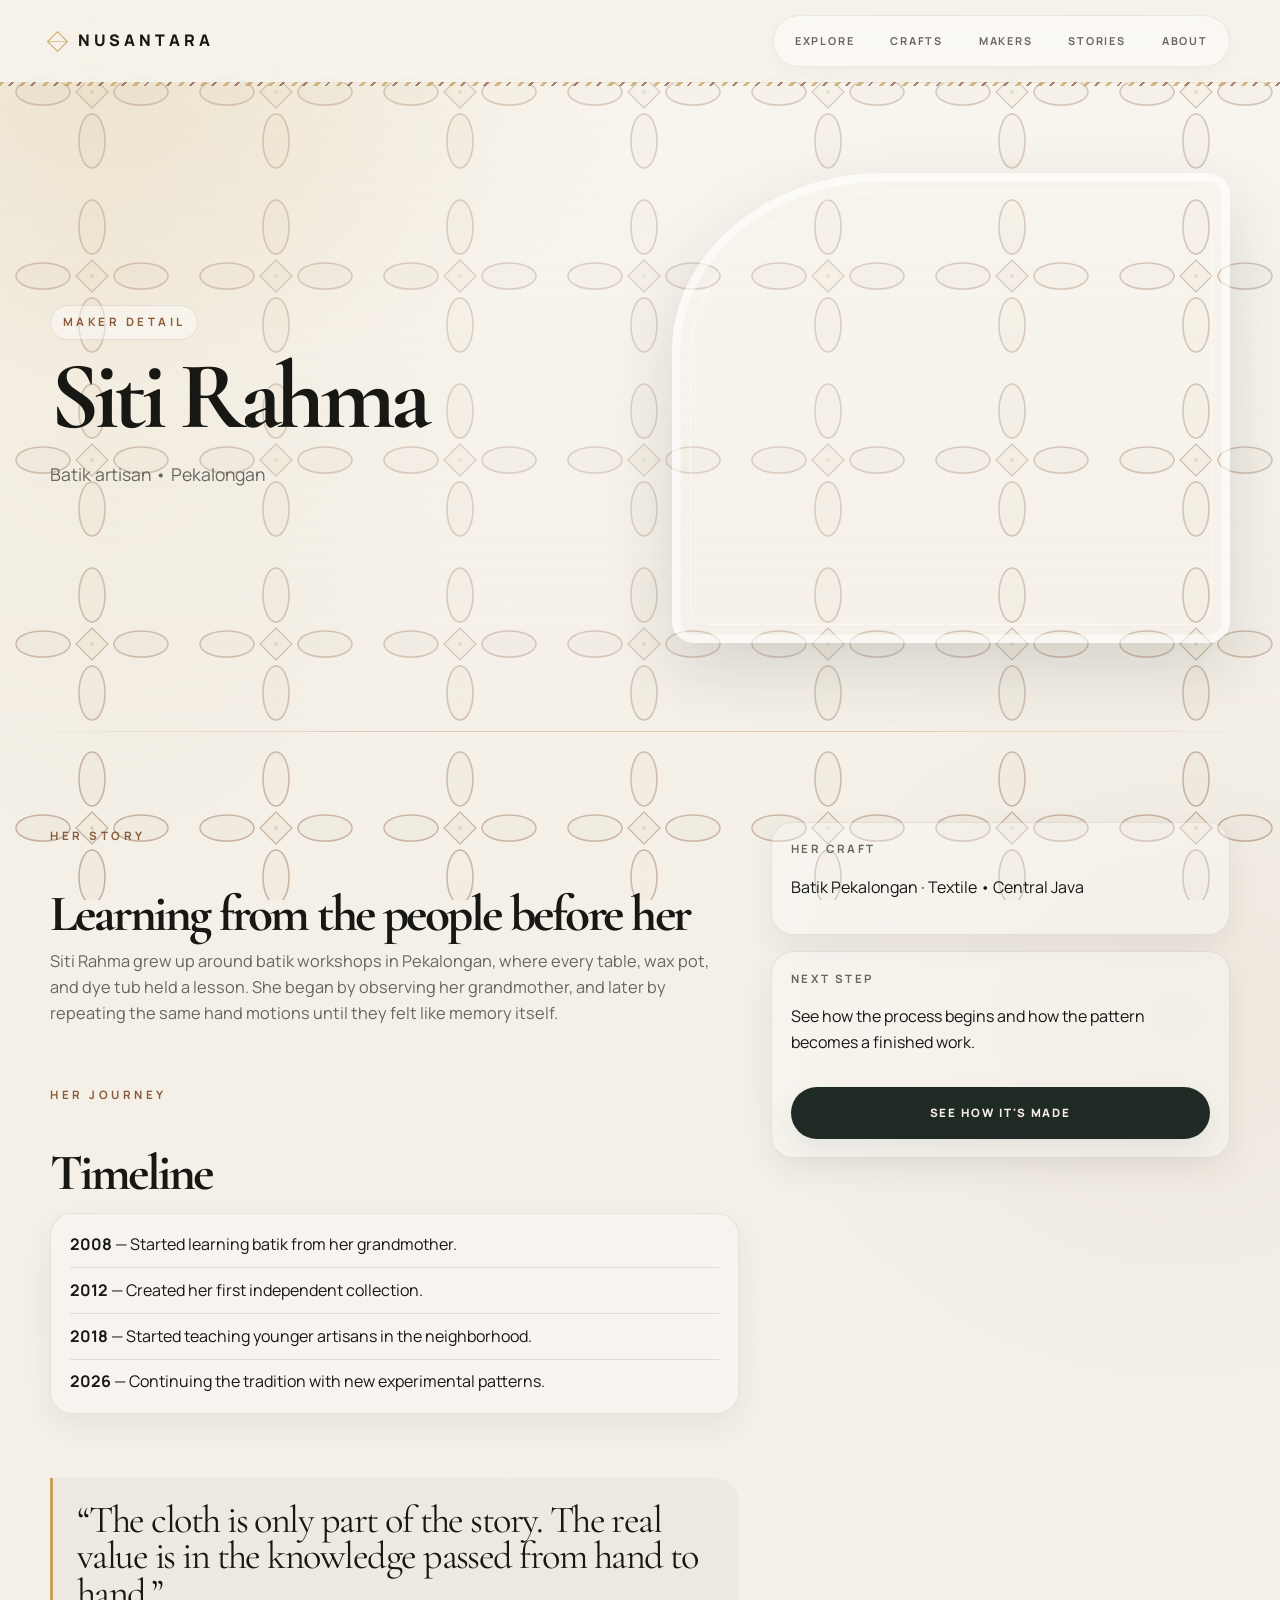
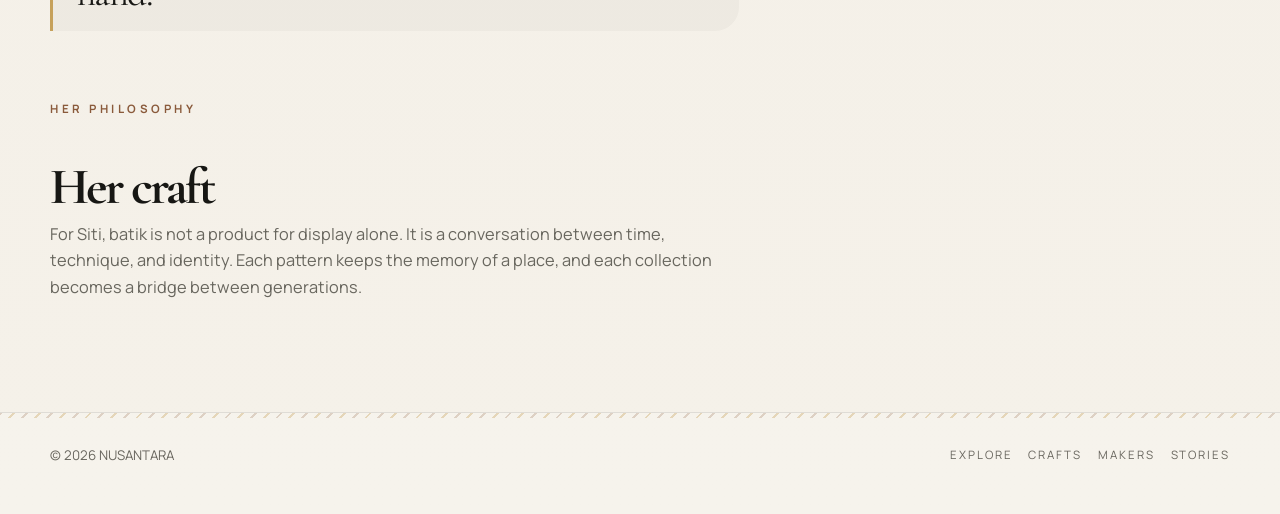
<file: maker-detail.html>
<!DOCTYPE html>
<html lang="en">
  <head>
    <meta charset="UTF-8" />
    <meta name="viewport" content="width=device-width, initial-scale=1.0" />
    <title>Siti Rahma | NUSANTARA</title>
    <link rel="preconnect" href="https://fonts.googleapis.com" />
    <link rel="preconnect" href="https://fonts.gstatic.com" crossorigin />
    <link href="https://fonts.googleapis.com/css2?family=Cormorant+Garamond:wght@400;500;600;700&family=Manrope:wght@400;500;600;700;800&display=swap" rel="stylesheet" />
    <link rel="stylesheet" href="css/style.css" />
  </head>
  <body>
    <header class="site-header">
      <div class="container nav-shell">
        <a href="index.html" class="brand">NUSANTARA</a>
        <button class="nav-toggle" aria-label="Open menu" aria-expanded="false"><span></span></button>
        <nav class="site-nav" aria-label="Main navigation">
          <a href="explore.html">Explore</a>
          <a href="crafts.html">Crafts</a>
          <a href="makers.html">Makers</a>
          <a href="stories.html">Stories</a>
          <a href="about.html">About</a>
        </nav>
      </div>
    </header>

    <main>
      <section class="page-hero">
        <div class="container page-hero-inner">
          <div class="reveal">
            <div class="eyebrow">Maker detail</div>
            <h1>Siti Rahma</h1>
            <p>Batik artisan • Pekalongan</p>
          </div>
          <div class="page-hero-visual reveal" style="background-image:url('https://thumb.wikimedia.org/wikipedia/commons/thumb/0/05/Batik_Artisan_Drawing_Wax_with_Canting_in_Trusmi_Cirebon_Indonesia.jpg/960px-Batik_Artisan_Drawing_Wax_with_Canting_in_Trusmi_Cirebon_Indonesia.jpg');"></div>
        </div>
      </section>

      <section>
        <div class="container content-stack">
          <div class="article-layout reveal">
            <article class="article-main">
              <div>
                <div class="eyebrow">Her story</div>
                <h2>Learning from the people before her</h2>
                <p>Siti Rahma grew up around batik workshops in Pekalongan, where every table, wax pot, and dye tub held a lesson. She began by observing her grandmother, and later by repeating the same hand motions until they felt like memory itself.</p>
              </div>

              <div>
                <div class="eyebrow">Her journey</div>
                <h2>Timeline</h2>
                <div class="side-box" style="margin-top:1rem;">
                  <ul>
                    <li><strong>2008</strong> — Started learning batik from her grandmother.</li>
                    <li><strong>2012</strong> — Created her first independent collection.</li>
                    <li><strong>2018</strong> — Started teaching younger artisans in the neighborhood.</li>
                    <li><strong>2026</strong> — Continuing the tradition with new experimental patterns.</li>
                  </ul>
                </div>
              </div>

              <div class="pull-quote">“The cloth is only part of the story. The real value is in the knowledge passed from hand to hand.”</div>

              <div>
                <div class="eyebrow">Her philosophy</div>
                <h2>Her craft</h2>
                <p>For Siti, batik is not a product for display alone. It is a conversation between time, technique, and identity. Each pattern keeps the memory of a place, and each collection becomes a bridge between generations.</p>
              </div>
            </article>

            <aside class="article-aside">
              <div class="side-box">
                <h4>Her craft</h4>
                <p>Batik Pekalongan · Textile • Central Java</p>
              </div>
              <div class="side-box">
                <h4>Next step</h4>
                <p>See how the process begins and how the pattern becomes a finished work.</p>
                <a href="process.html" class="btn btn-primary" style="margin-top:1rem; width:100%;">See how it's made</a>
              </div>
            </aside>
          </div>
        </div>
      </section>
    </main>

    <footer class="footer">
      <div class="container footer-inner">
        <small>© 2026 NUSANTARA</small>
        <div class="footer-links">
          <a href="explore.html">Explore</a>
          <a href="crafts.html">Crafts</a>
          <a href="makers.html">Makers</a>
          <a href="stories.html">Stories</a>
        </div>
      </div>
    </footer>

    <script src="js/main.js"></script>
  </body>
</html>
</file>
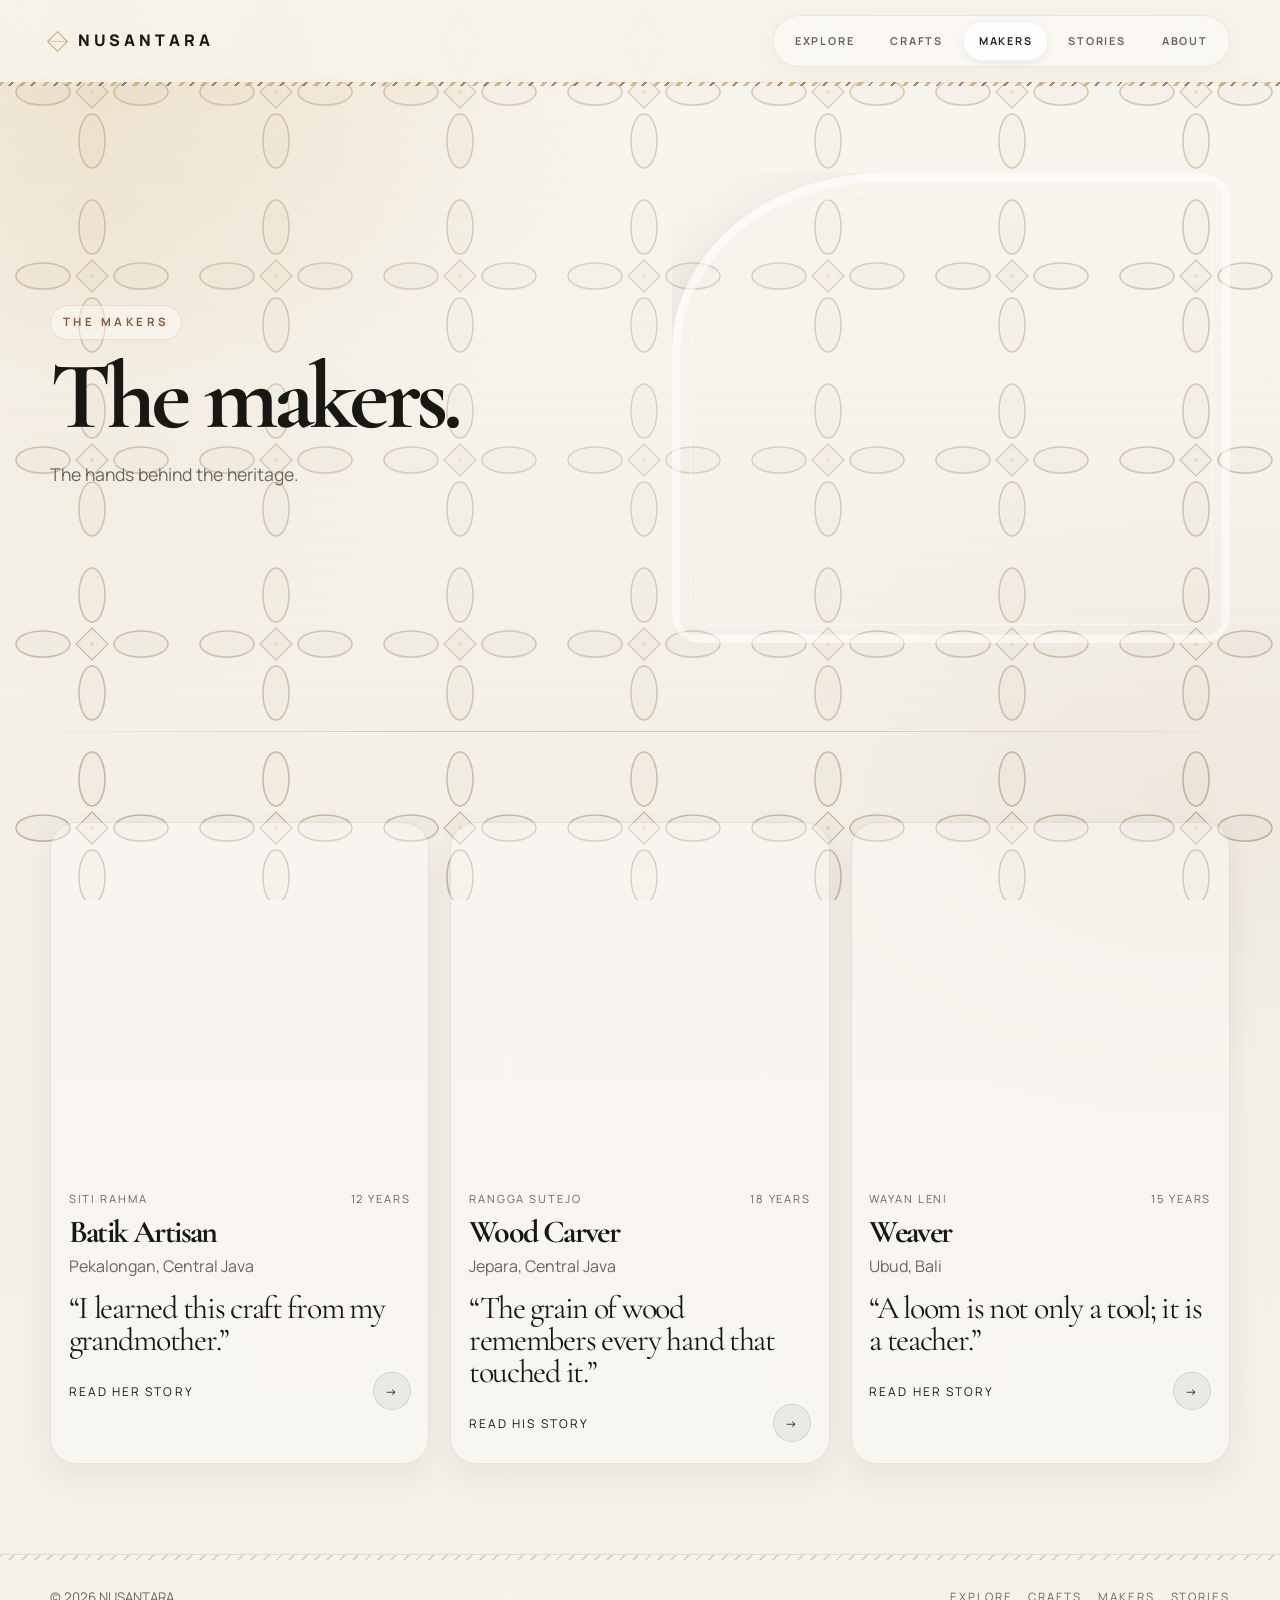
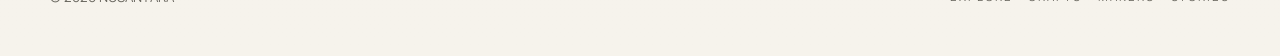
<file: makers.html>
<!DOCTYPE html>
<html lang="en">
  <head>
    <meta charset="UTF-8" />
    <meta name="viewport" content="width=device-width, initial-scale=1.0" />
    <title>Makers | NUSANTARA</title>
    <link rel="preconnect" href="https://fonts.googleapis.com" />
    <link rel="preconnect" href="https://fonts.gstatic.com" crossorigin />
    <link href="https://fonts.googleapis.com/css2?family=Cormorant+Garamond:wght@400;500;600;700&family=Manrope:wght@400;500;600;700;800&display=swap" rel="stylesheet" />
    <link rel="stylesheet" href="css/style.css" />
  </head>
  <body>
    <header class="site-header">
      <div class="container nav-shell">
        <a href="index.html" class="brand">NUSANTARA</a>
        <button class="nav-toggle" aria-label="Open menu" aria-expanded="false"><span></span></button>
        <nav class="site-nav" aria-label="Main navigation">
          <a href="explore.html">Explore</a>
          <a href="crafts.html">Crafts</a>
          <a href="makers.html" class="active">Makers</a>
          <a href="stories.html">Stories</a>
          <a href="about.html">About</a>
        </nav>
      </div>
    </header>

    <main>
      <section class="page-hero">
        <div class="container page-hero-inner">
          <div class="reveal">
            <div class="eyebrow">The makers</div>
            <h1>The makers.</h1>
            <p>The hands behind the heritage.</p>
          </div>
          <div class="page-hero-visual reveal" style="background-image:url('https://thumb.wikimedia.org/wikipedia/commons/thumb/6/62/Batik_Artisan_Applying_Wax_with_Canting_in_Trusmi_Cirebon_Indonesia.jpg/960px-Batik_Artisan_Applying_Wax_with_Canting_in_Trusmi_Cirebon_Indonesia.jpg');"></div>
        </div>
      </section>

      <section>
        <div class="container">
          <div class="makers-grid reveal">
            <article class="maker-card">
              <div class="image" style="background-image:url('https://thumb.wikimedia.org/wikipedia/commons/thumb/0/05/Batik_Artisan_Drawing_Wax_with_Canting_in_Trusmi_Cirebon_Indonesia.jpg/960px-Batik_Artisan_Drawing_Wax_with_Canting_in_Trusmi_Cirebon_Indonesia.jpg');"></div>
              <div class="content">
                <div class="meta"><span>Siti Rahma</span><span>12 years</span></div>
                <h3>Batik Artisan</h3>
                <p>Pekalongan, Central Java</p>
                <blockquote>“I learned this craft from my grandmother.”</blockquote>
                <div class="link-row">
                  <span><a href="maker-detail.html">Read her story</a></span>
                  <span class="arrow-link">→</span>
                </div>
              </div>
            </article>

            <article class="maker-card">
              <div class="image" style="background-image:url('https://upload.wikimedia.org/wikipedia/commons/4/4b/COLLECTIE_TROPENMUSEUM_Een_groep_houtsnijders_uit_Japara_aan_het_werk_TMnr_10017719.jpg');"></div>
              <div class="content">
                <div class="meta"><span>Rangga Sutejo</span><span>18 years</span></div>
                <h3>Wood Carver</h3>
                <p>Jepara, Central Java</p>
                <blockquote>“The grain of wood remembers every hand that touched it.”</blockquote>
                <div class="link-row">
                  <span><a href="maker-detail.html">Read his story</a></span>
                  <span class="arrow-link">→</span>
                </div>
              </div>
            </article>

            <article class="maker-card">
              <div class="image" style="background-image:url('https://thumb.wikimedia.org/wikipedia/commons/thumb/c/c7/Tenun_Ikat_Sumba.jpg/960px-Tenun_Ikat_Sumba.jpg');"></div>
              <div class="content">
                <div class="meta"><span>Wayan Leni</span><span>15 years</span></div>
                <h3>Weaver</h3>
                <p>Ubud, Bali</p>
                <blockquote>“A loom is not only a tool; it is a teacher.”</blockquote>
                <div class="link-row">
                  <span><a href="maker-detail.html">Read her story</a></span>
                  <span class="arrow-link">→</span>
                </div>
              </div>
            </article>
          </div>
        </div>
      </section>
    </main>

    <footer class="footer">
      <div class="container footer-inner">
        <small>© 2026 NUSANTARA</small>
        <div class="footer-links">
          <a href="explore.html">Explore</a>
          <a href="crafts.html">Crafts</a>
          <a href="makers.html">Makers</a>
          <a href="stories.html">Stories</a>
        </div>
      </div>
    </footer>

    <script src="js/main.js"></script>
  </body>
</html>
</file>
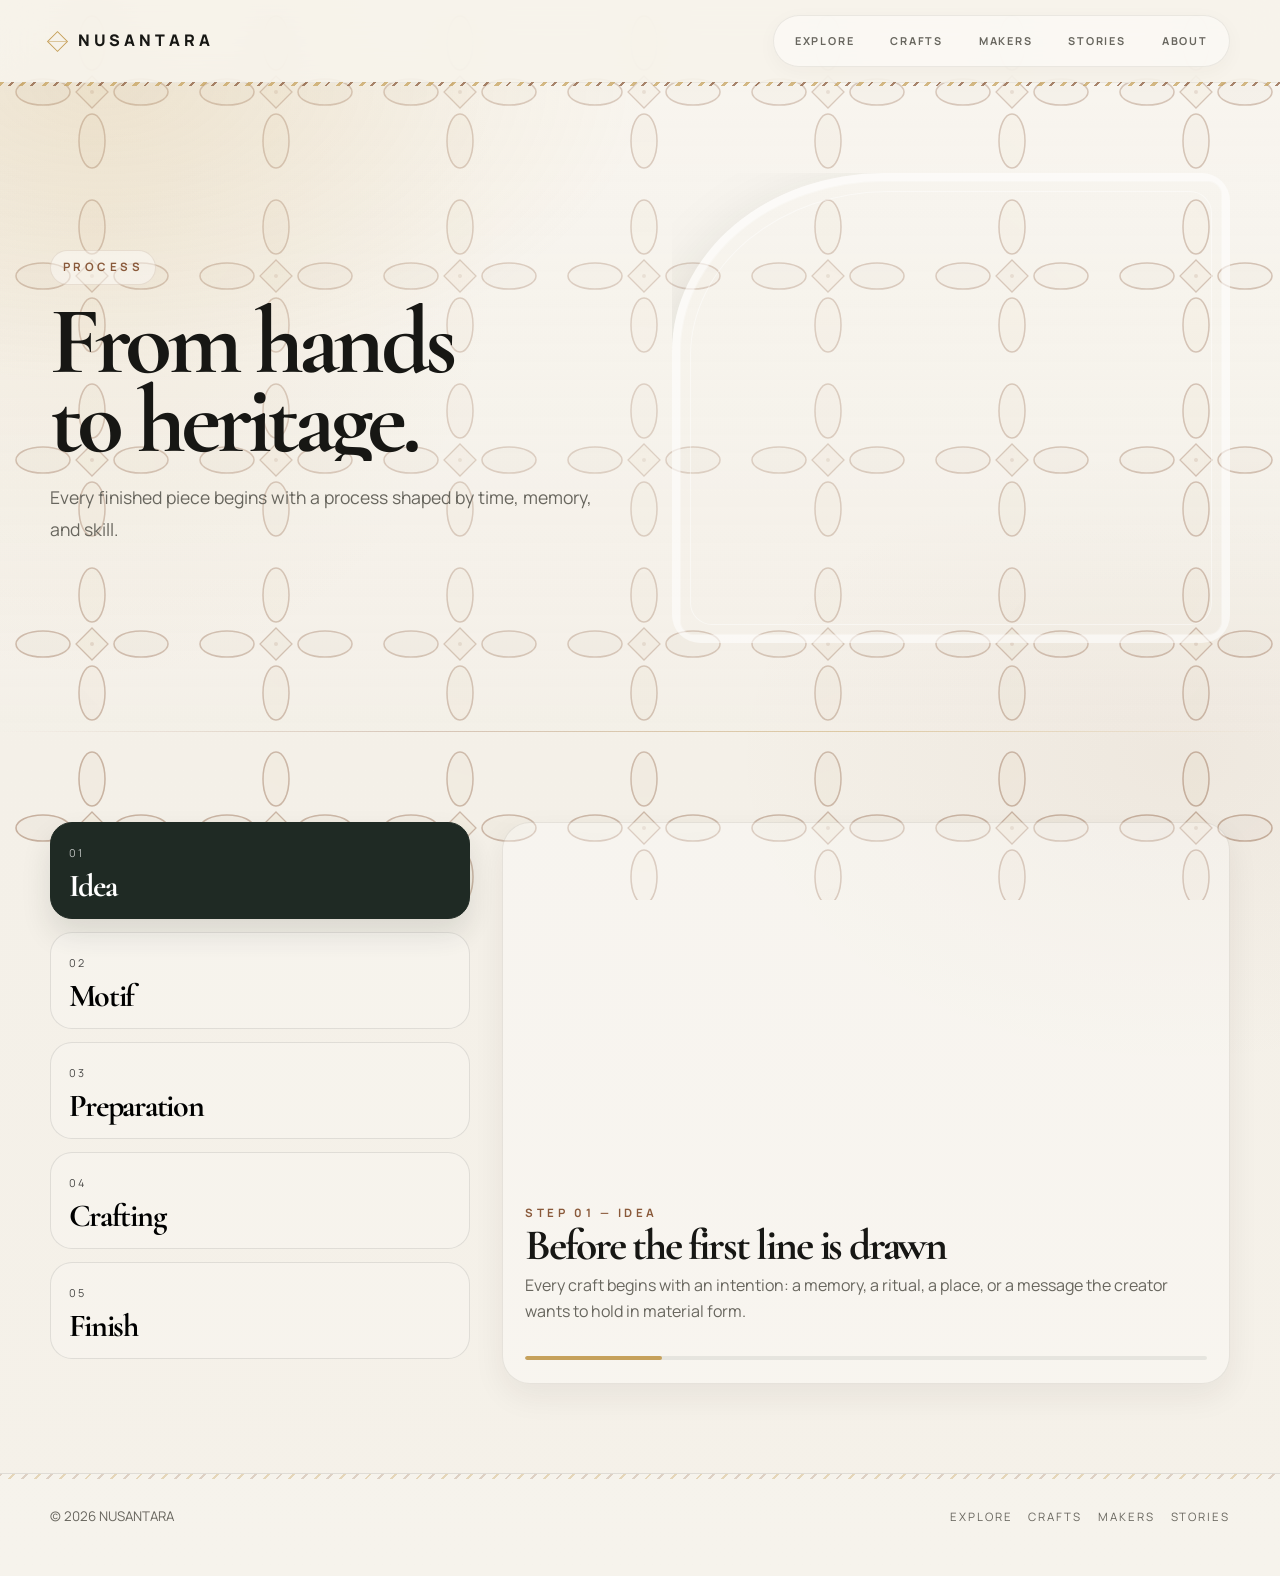
<file: process.html>
<!DOCTYPE html>
<html lang="en">
  <head>
    <meta charset="UTF-8" />
    <meta name="viewport" content="width=device-width, initial-scale=1.0" />
    <title>Process | NUSANTARA</title>
    <link rel="preconnect" href="https://fonts.googleapis.com" />
    <link rel="preconnect" href="https://fonts.gstatic.com" crossorigin />
    <link href="https://fonts.googleapis.com/css2?family=Cormorant+Garamond:wght@400;500;600;700&family=Manrope:wght@400;500;600;700;800&display=swap" rel="stylesheet" />
    <link rel="stylesheet" href="css/style.css" />
  </head>
  <body>
    <header class="site-header">
      <div class="container nav-shell">
        <a href="index.html" class="brand">NUSANTARA</a>
        <button class="nav-toggle" aria-label="Open menu" aria-expanded="false"><span></span></button>
        <nav class="site-nav" aria-label="Main navigation">
          <a href="explore.html">Explore</a>
          <a href="crafts.html">Crafts</a>
          <a href="makers.html">Makers</a>
          <a href="stories.html">Stories</a>
          <a href="about.html">About</a>
        </nav>
      </div>
    </header>

    <main>
      <section class="page-hero">
        <div class="container page-hero-inner">
          <div class="reveal">
            <div class="eyebrow">Process</div>
            <h1>From hands<br />to heritage.</h1>
            <p>Every finished piece begins with a process shaped by time, memory, and skill.</p>
          </div>
          <div class="page-hero-visual reveal" style="background-image:url('https://thumb.wikimedia.org/wikipedia/commons/thumb/0/05/Batik_Artisan_Drawing_Wax_with_Canting_in_Trusmi_Cirebon_Indonesia.jpg/960px-Batik_Artisan_Drawing_Wax_with_Canting_in_Trusmi_Cirebon_Indonesia.jpg');"></div>
        </div>
      </section>

      <section>
        <div class="container process-shell reveal">
          <div class="process-nav" aria-label="Craft process steps">
            <button class="process-step" data-process-step>
              <span class="step-index">01</span>
              <strong>Idea</strong>
            </button>
            <button class="process-step" data-process-step>
              <span class="step-index">02</span>
              <strong>Motif</strong>
            </button>
            <button class="process-step" data-process-step>
              <span class="step-index">03</span>
              <strong>Preparation</strong>
            </button>
            <button class="process-step" data-process-step>
              <span class="step-index">04</span>
              <strong>Crafting</strong>
            </button>
            <button class="process-step" data-process-step>
              <span class="step-index">05</span>
              <strong>Finish</strong>
            </button>
          </div>

          <div class="process-panel is-active">
            <div class="image" style="background-image:url('https://thumb.wikimedia.org/wikipedia/commons/thumb/6/62/Batik_Artisan_Applying_Wax_with_Canting_in_Trusmi_Cirebon_Indonesia.jpg/960px-Batik_Artisan_Applying_Wax_with_Canting_in_Trusmi_Cirebon_Indonesia.jpg');"></div>
            <div class="eyebrow">Step 01 — Idea</div>
            <h3>Before the first line is drawn</h3>
            <p>Every craft begins with an intention: a memory, a ritual, a place, or a message the creator wants to hold in material form.</p>
            <div class="progress-bar"><span style="width:20%"></span></div>
          </div>

          <div class="process-panel">
            <div class="image" style="background-image:url('https://thumb.wikimedia.org/wikipedia/commons/thumb/1/10/Tenunan_songket_khas_Minangkabau.jpg/960px-Tenunan_songket_khas_Minangkabau.jpg');"></div>
            <div class="eyebrow">Step 02 — Motif</div>
            <h3>Pattern built from culture</h3>
            <p>A motif is never random. It references local landscapes, historical stories, and symbolic gestures passed through generations.</p>
            <div class="progress-bar"><span style="width:40%"></span></div>
          </div>

          <div class="process-panel">
            <div class="image" style="background-image:url('https://thumb.wikimedia.org/wikipedia/commons/thumb/0/05/Batik_Artisan_Drawing_Wax_with_Canting_in_Trusmi_Cirebon_Indonesia.jpg/960px-Batik_Artisan_Drawing_Wax_with_Canting_in_Trusmi_Cirebon_Indonesia.jpg');"></div>
            <div class="eyebrow">Step 03 — Preparation</div>
            <h3>Material prepared with discipline</h3>
            <p>Before the craft begins, cloth, wax, tools, and dyes are set with calm care. The result depends on rhythm, concentration, and timing.</p>
            <div class="progress-bar"><span style="width:60%"></span></div>
          </div>

          <div class="process-panel">
            <div class="image" style="background-image:url('https://upload.wikimedia.org/wikipedia/commons/4/4b/COLLECTIE_TROPENMUSEUM_Een_groep_houtsnijders_uit_Japara_aan_het_werk_TMnr_10017719.jpg');"></div>
            <div class="eyebrow">Step 04 — Crafting</div>
            <h3>Every movement is deliberate.</h3>
            <p>Every movement is deliberate. Every line requires patience. The hand works with the material, not against it, creating a rhythm that turns intention into form.</p>
            <div class="progress-bar"><span style="width:80%"></span></div>
          </div>

          <div class="process-panel">
            <div class="image" style="background-image:url('https://thumb.wikimedia.org/wikipedia/commons/thumb/9/93/Menenun_songket_asli_20241116_111954.jpg/960px-Menenun_songket_asli_20241116_111954.jpg');"></div>
            <div class="eyebrow">Step 05 — Finish</div>
            <h3>The work is complete, but the story continues</h3>
            <p>After drying, polishing, and final adjustment, the object leaves the workshop with a story still attached to it — one that keeps living as it is used, admired, and remembered.</p>
            <div class="progress-bar"><span style="width:100%"></span></div>
          </div>
        </div>
      </section>
    </main>

    <footer class="footer">
      <div class="container footer-inner">
        <small>© 2026 NUSANTARA</small>
        <div class="footer-links">
          <a href="explore.html">Explore</a>
          <a href="crafts.html">Crafts</a>
          <a href="makers.html">Makers</a>
          <a href="stories.html">Stories</a>
        </div>
      </div>
    </footer>

    <script src="js/main.js"></script>
  </body>
</html>
</file>
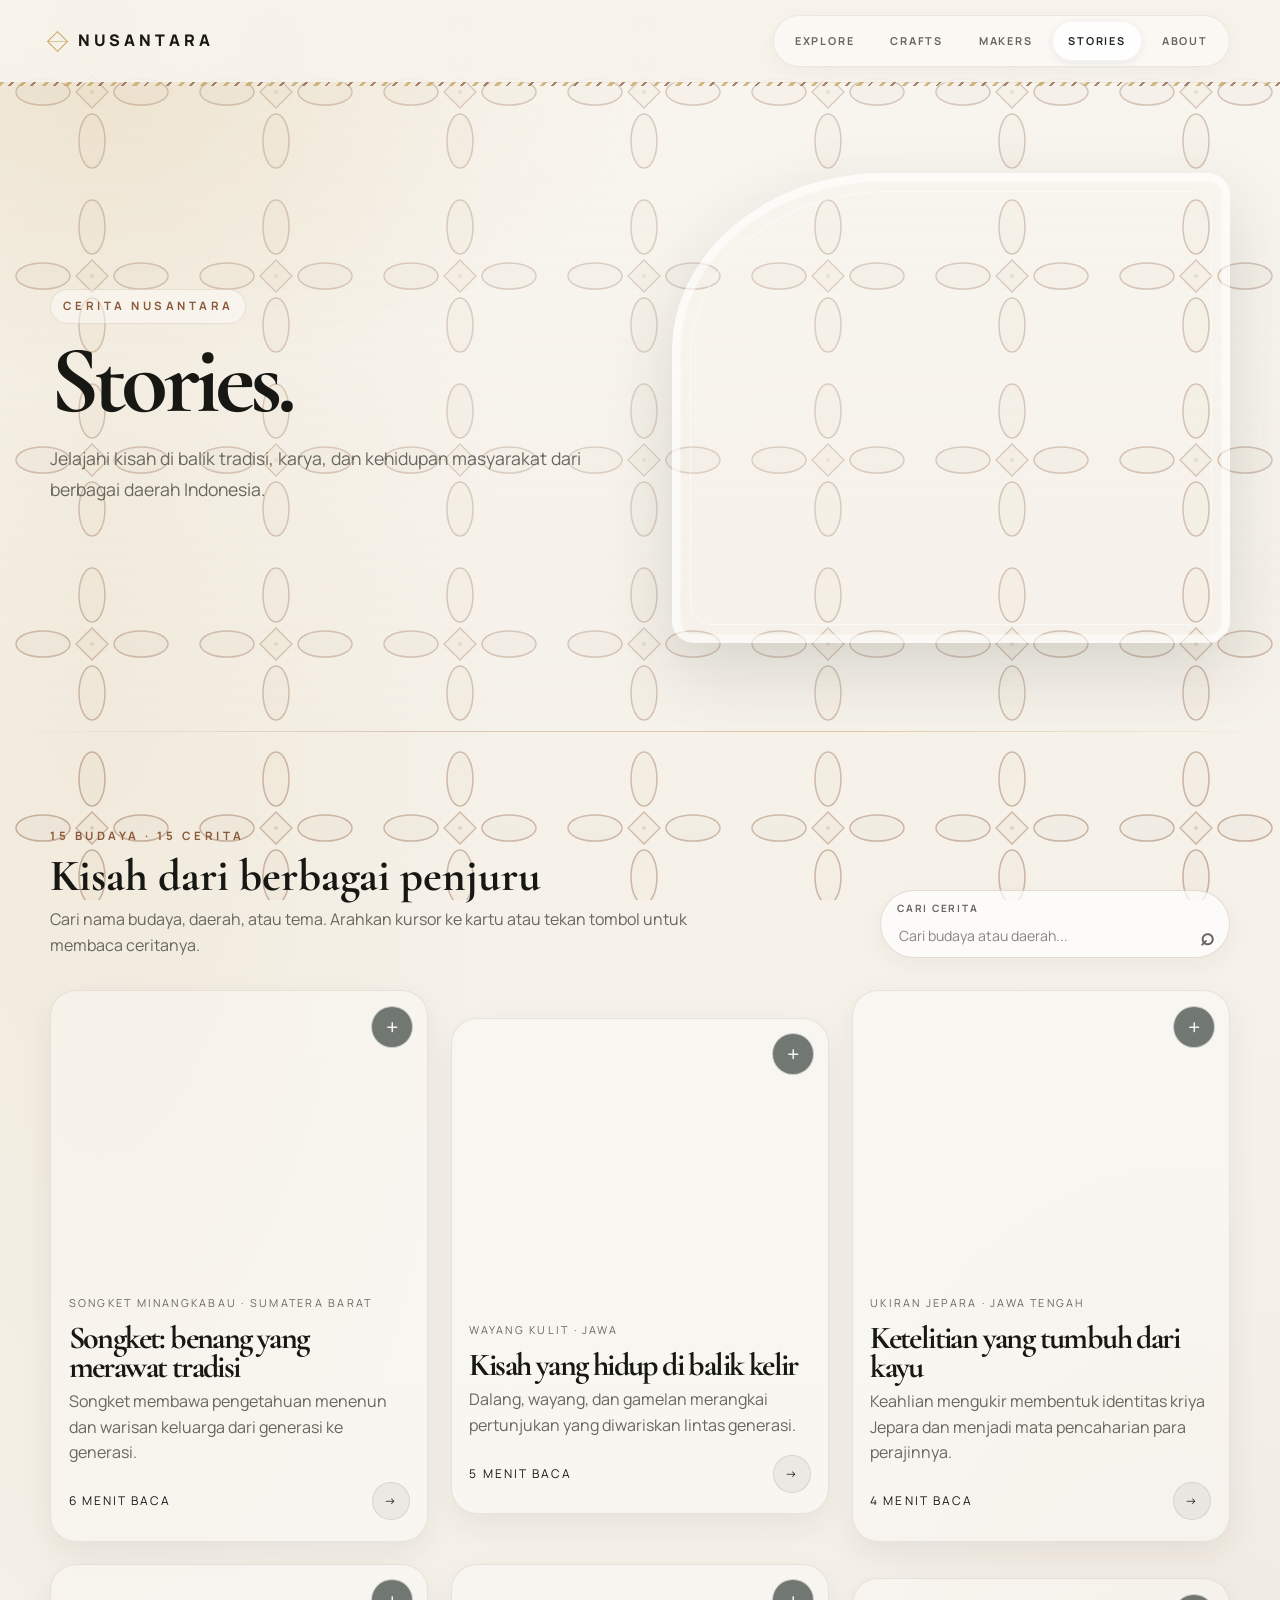
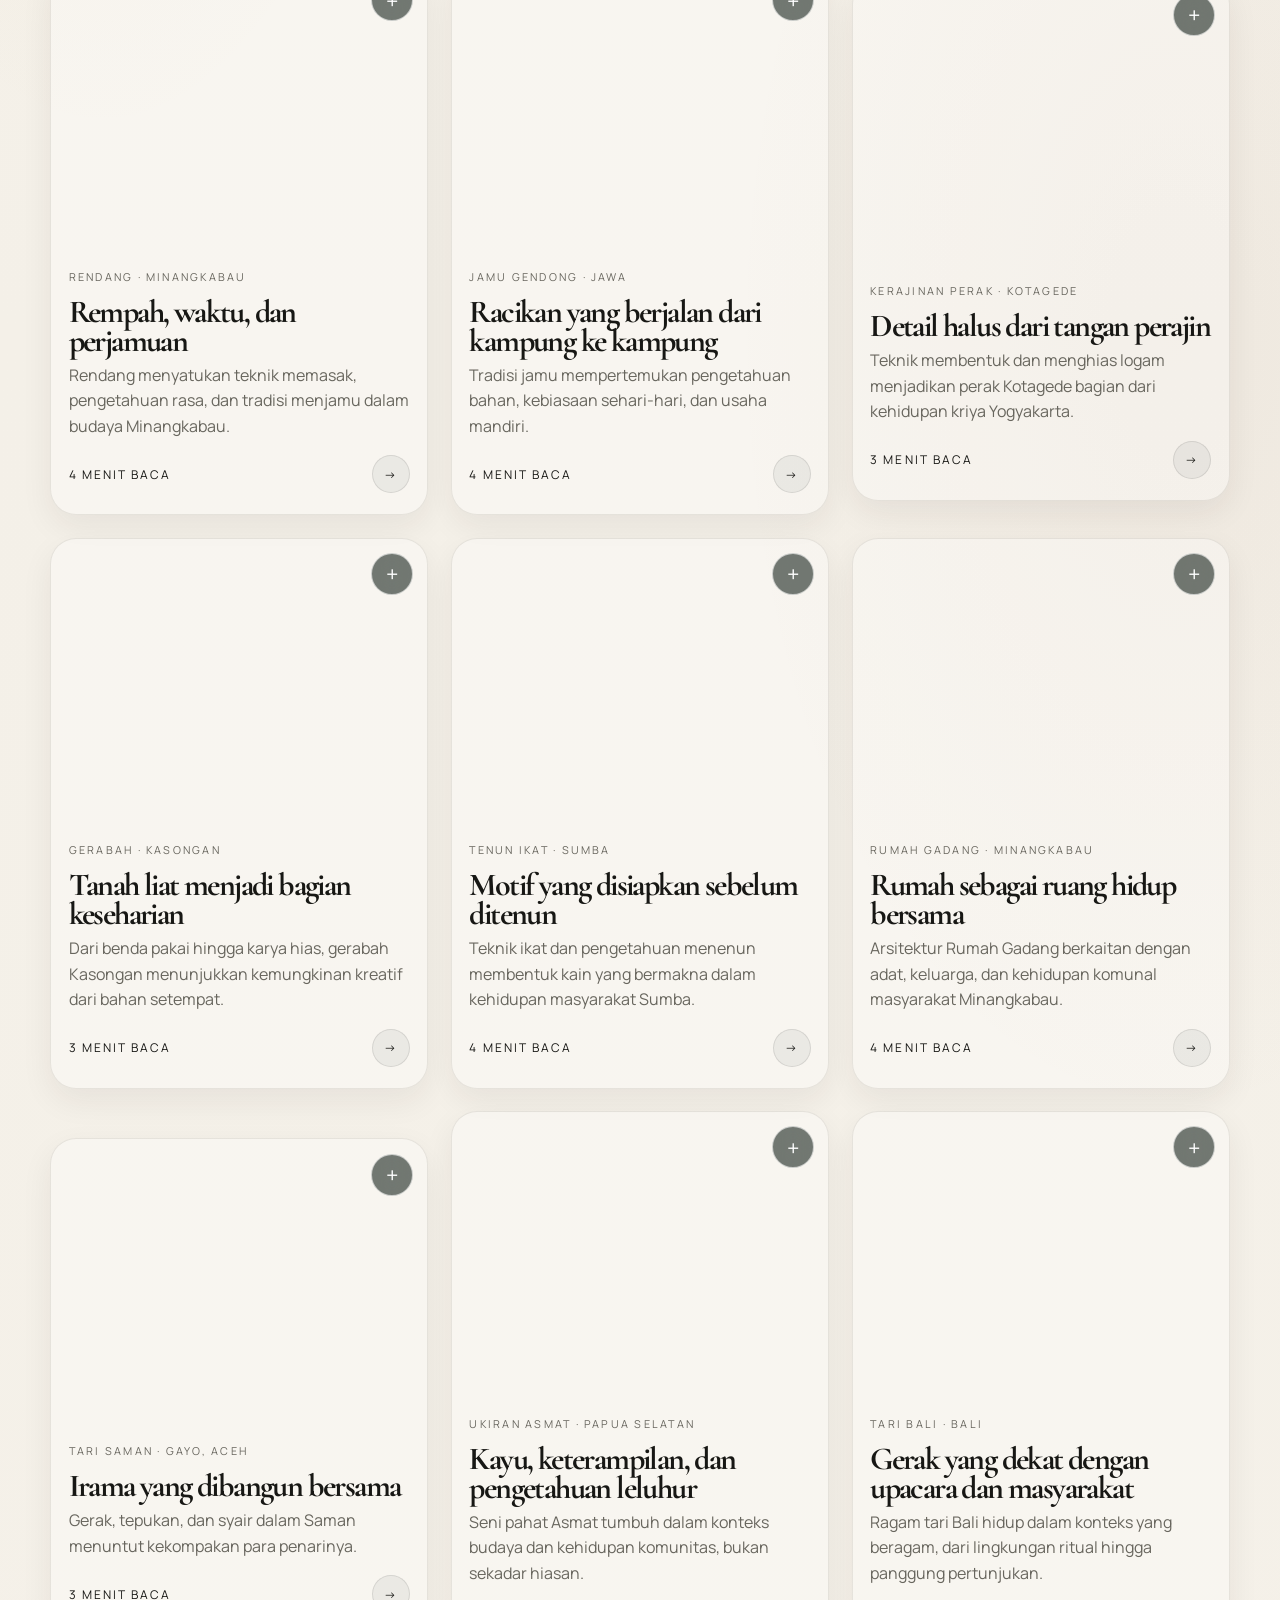
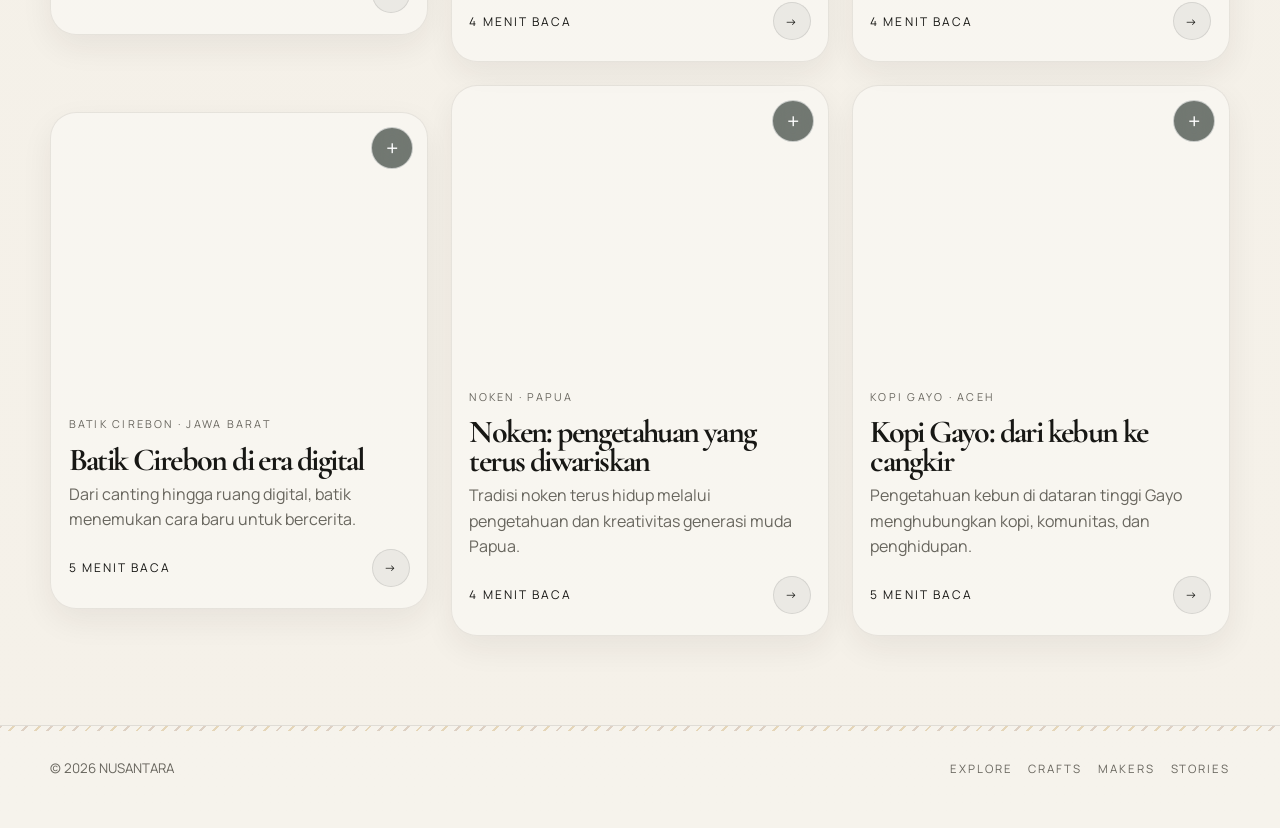
<file: stories.html>
<!DOCTYPE html>
<html lang="id">
  <head>
    <meta charset="UTF-8" />
    <meta name="viewport" content="width=device-width, initial-scale=1.0" />
    <title>Stories | NUSANTARA</title>
    <link rel="preconnect" href="https://fonts.googleapis.com" />
    <link rel="preconnect" href="https://fonts.gstatic.com" crossorigin />
    <link href="https://fonts.googleapis.com/css2?family=Cormorant+Garamond:wght@400;500;600;700&family=Manrope:wght@400;500;600;700;800&display=swap" rel="stylesheet" />
    <link rel="stylesheet" href="css/style.css" />
  </head>
  <body>
    <header class="site-header">
      <div class="container nav-shell">
        <a href="index.html" class="brand">NUSANTARA</a>
        <button class="nav-toggle" aria-label="Open menu" aria-expanded="false"><span></span></button>
        <nav class="site-nav" aria-label="Main navigation">
          <a href="explore.html">Explore</a>
          <a href="crafts.html">Crafts</a>
          <a href="makers.html">Makers</a>
          <a href="stories.html" class="active">Stories</a>
          <a href="about.html">About</a>
        </nav>
      </div>
    </header>

    <main>
      <section class="page-hero">
        <div class="container page-hero-inner">
          <div class="reveal">
            <div class="eyebrow">Cerita Nusantara</div>
            <h1>Stories.</h1>
            <p>Jelajahi kisah di balik tradisi, karya, dan kehidupan masyarakat dari berbagai daerah Indonesia.</p>
          </div>
          <div class="page-hero-visual reveal" style="background-image:url('https://thumb.wikimedia.org/wikipedia/commons/thumb/f/f5/Bercerita_dengan_Wayang.jpg/960px-Bercerita_dengan_Wayang.jpg');"></div>
        </div>
      </section>

      <section>
        <div class="container">
          <div class="stories-heading">
            <div>
              <div class="eyebrow">15 budaya · 15 cerita</div>
              <h2>Kisah dari berbagai penjuru</h2>
              <p>Cari nama budaya, daerah, atau tema. Arahkan kursor ke kartu atau tekan tombol untuk membaca ceritanya.</p>
            </div>
            <label class="story-search">
              <span>Cari cerita</span>
              <input id="story-search" type="search" placeholder="Cari budaya atau daerah..." autocomplete="off" />
              <span aria-hidden="true">⌕</span>
            </label>
          </div>
          <div class="grid-3 story-grid" id="story-grid">
            <article class="story-card reveal" data-search="songket minangkabau sumatera barat tenun benang tradisional">
              <div class="image" role="img" aria-label="Kain songket Minangkabau ditenun dengan benang berkilau" style="background-image:url('https://thumb.wikimedia.org/wikipedia/commons/thumb/1/10/Tenunan_songket_khas_Minangkabau.jpg/960px-Tenunan_songket_khas_Minangkabau.jpg');"></div>
              <div class="content">
                <div class="tag">Songket Minangkabau · Sumatera Barat</div>
                <h3>Songket: benang yang merawat tradisi</h3>
                <p>Songket membawa pengetahuan menenun dan warisan keluarga dari generasi ke generasi.</p>
                <div class="link-row">
                  <span>6 menit baca</span>
                  <span class="arrow-link">→</span>
                </div>
              </div>
              <button class="story-toggle" type="button" data-story-name="Songket Minangkabau" aria-label="Baca cerita Songket Minangkabau" aria-expanded="false" aria-controls="story-songket">+</button>
              <div class="story-detail" id="story-songket">
                <span class="tag">Songket · Sumatera Barat</span>
                <h3>Benang yang menyimpan ingatan</h3>
                <p>Di ranah Minang, songket ditenun dengan benang emas atau perak yang disisipkan ke dalam kain. Prosesnya menuntut ketelitian dan diwariskan lewat praktik, sementara kainnya hadir dalam upacara adat dan momen penting keluarga.</p>
                <p>Setiap helai menghubungkan keterampilan penenun, identitas setempat, dan kesempatan ekonomi bagi komunitas yang menjaga tradisi ini tetap hidup.</p>
              </div>
            </article>

            <article class="story-card reveal" data-search="wayang kulit jawa dalang bayangan gamelan cerita">
              <div class="image" role="img" aria-label="Pertunjukan wayang kulit oleh dalang" style="background-image:url('https://thumb.wikimedia.org/wikipedia/commons/thumb/f/f5/Bercerita_dengan_Wayang.jpg/960px-Bercerita_dengan_Wayang.jpg');"></div>
              <div class="content">
                <div class="tag">Wayang Kulit · Jawa</div>
                <h3>Kisah yang hidup di balik kelir</h3>
                <p>Dalang, wayang, dan gamelan merangkai pertunjukan yang diwariskan lintas generasi.</p>
                <div class="link-row"><span>5 menit baca</span><span class="arrow-link">→</span></div>
              </div>
              <button class="story-toggle" type="button" data-story-name="Wayang Kulit" aria-label="Baca cerita Wayang Kulit" aria-expanded="false" aria-controls="story-wayang">+</button>
              <div class="story-detail" id="story-wayang">
                <span class="tag">Seni pertunjukan · Jawa</span>
                <h3>Suara, bayangan, dan cerita</h3>
                <p>Dalam pertunjukan wayang kulit, tokoh dari kulit yang ditatah digerakkan dalang di hadapan kelir. Gamelan, suara, dan cahaya membangun suasana saat kisah dituturkan kepada penonton.</p>
                <p>Dalang bukan hanya menggerakkan tokoh; ia juga menjaga kemampuan bertutur dan pengetahuan pertunjukan. Cerita dapat berubah mengikuti konteks zaman, sementara bentuk seni dan hubungan dengan penontonnya terus dirawat.</p>
              </div>
            </article>

            <article class="story-card reveal" data-search="ukiran jepara kayu jawa tengah perajin kriya">
              <div class="image" role="img" aria-label="Perajin mengukir kayu di Jepara" style="background-image:url('https://upload.wikimedia.org/wikipedia/commons/4/4b/COLLECTIE_TROPENMUSEUM_Een_groep_houtsnijders_uit_Japara_aan_het_werk_TMnr_10017719.jpg');"></div>
              <div class="content">
                <div class="tag">Ukiran Jepara · Jawa Tengah</div>
                <h3>Ketelitian yang tumbuh dari kayu</h3>
                <p>Keahlian mengukir membentuk identitas kriya Jepara dan menjadi mata pencaharian para perajinnya.</p>
                <div class="link-row"><span>4 menit baca</span><span class="arrow-link">→</span></div>
              </div>
              <button class="story-toggle" type="button" data-story-name="Ukiran Jepara" aria-label="Baca cerita Ukiran Jepara" aria-expanded="false" aria-controls="story-jepara">+</button>
              <div class="story-detail" id="story-jepara">
                <span class="tag">Kriya kayu · Jepara</span>
                <h3>Motif yang lahir dari keterampilan tangan</h3>
                <p>Di Jepara, perajin mengolah kayu melalui tahapan memilih bahan, membentuk, memahat, dan menyelesaikan permukaan. Motif sulur dan flora kerap dijumpai pada karya ukir, dengan ragam gaya yang berkembang di antara para perajin.</p>
                <p>Pengetahuan teknik terbentuk lewat latihan dan pengalaman. Pesanan mebel serta karya hias menghubungkan keterampilan lokal dengan ekonomi kreatif, sekaligus menuntut perhatian pada asal bahan dan penghargaan terhadap kerja perajin.</p>
              </div>
            </article>

            <article class="story-card reveal" data-search="rendang minangkabau sumatera barat kuliner makanan rempah">
              <div class="image" role="img" aria-label="Rendang ayam dan lemang, hidangan Minangkabau" style="background-image:url('https://thumb.wikimedia.org/wikipedia/commons/thumb/0/08/Lemang_dengan_rendang_ayam.jpg/960px-Lemang_dengan_rendang_ayam.jpg');"></div>
              <div class="content">
                <div class="tag">Rendang · Minangkabau</div>
                <h3>Rempah, waktu, dan perjamuan</h3>
                <p>Rendang menyatukan teknik memasak, pengetahuan rasa, dan tradisi menjamu dalam budaya Minangkabau.</p>
                <div class="link-row"><span>4 menit baca</span><span class="arrow-link">→</span></div>
              </div>
              <button class="story-toggle" type="button" data-story-name="Rendang Minangkabau" aria-label="Baca cerita Rendang Minangkabau" aria-expanded="false" aria-controls="story-rendang">+</button>
              <div class="story-detail" id="story-rendang">
                <span class="tag">Kuliner · Sumatera Barat</span>
                <h3>Masakan yang dirawat dengan kesabaran</h3>
                <p>Rendang dikenal melalui proses memasak daging bersama santan dan bumbu dalam waktu lama. Panas dan pengadukan bertahap mengubah tekstur serta rasa; komposisi bumbu dan cara memasak dapat berbeda antar keluarga dan daerah.</p>
                <p>Hidangan ini lekat dengan perjamuan dan momen penting masyarakat Minangkabau. Rumah makan dan usaha rumahan kini memperkenalkannya kepada banyak orang, sementara pengetahuan resep tetap hidup di dapur dan komunitas.</p>
              </div>
            </article>

            <article class="story-card reveal" data-search="jamu gendong jawa kunyit jahe herbal penjual">
              <div class="image" role="img" aria-label="Penjual jamu di pasar tradisional" style="background-image:url('https://thumb.wikimedia.org/wikipedia/commons/thumb/4/44/Penjual_Jamu_di_Pasar_Tradisional.jpg/960px-Penjual_Jamu_di_Pasar_Tradisional.jpg');"></div>
              <div class="content">
                <div class="tag">Jamu Gendong · Jawa</div>
                <h3>Racikan yang berjalan dari kampung ke kampung</h3>
                <p>Tradisi jamu mempertemukan pengetahuan bahan, kebiasaan sehari-hari, dan usaha mandiri.</p>
                <div class="link-row"><span>4 menit baca</span><span class="arrow-link">→</span></div>
              </div>
              <button class="story-toggle" type="button" data-story-name="Jamu Gendong" aria-label="Baca cerita Jamu Gendong" aria-expanded="false" aria-controls="story-jamu">+</button>
              <div class="story-detail" id="story-jamu">
                <span class="tag">Pengetahuan herbal · Jawa</span>
                <h3>Meracik bahan, merawat kebiasaan</h3>
                <p>Jamu gendong dikenal melalui penjual yang membawa aneka minuman racikan untuk dijajakan. Bahan yang digunakan beragam, termasuk rimpang dan rempah; resep serta cita rasa dapat berbeda menurut keluarga dan wilayah.</p>
                <p>Pengetahuan memilih dan mengolah bahan diwariskan lewat praktik sehari-hari. Tradisi ini juga menjadi sumber penghidupan bagi penjual dan peracik, serta menghubungkan pelanggan dengan pengetahuan lokal tentang jamu.</p>
              </div>
            </article>

            <article class="story-card reveal" data-search="kerajinan perak kotagede yogyakarta logam kriya">
              <div class="image" role="img" aria-label="Kerajinan perak dari Kotagede" style="background-image:url('https://thumb.wikimedia.org/wikipedia/commons/thumb/6/6e/Kerajinan_perak_1.jpg/960px-Kerajinan_perak_1.jpg');"></div>
              <div class="content">
                <div class="tag">Kerajinan Perak · Kotagede</div>
                <h3>Detail halus dari tangan perajin</h3>
                <p>Teknik membentuk dan menghias logam menjadikan perak Kotagede bagian dari kehidupan kriya Yogyakarta.</p>
                <div class="link-row"><span>3 menit baca</span><span class="arrow-link">→</span></div>
              </div>
              <button class="story-toggle" type="button" data-story-name="Kerajinan Perak Kotagede" aria-label="Baca cerita kerajinan perak Kotagede" aria-expanded="false" aria-controls="story-perak">+</button>
              <div class="story-detail" id="story-perak">
                <span class="tag">Kriya logam · Yogyakarta</span>
                <h3>Mengolah perak dengan teliti</h3>
                <p>Kotagede dikenal sebagai salah satu sentra kerajinan perak di Yogyakarta. Perajin membentuk lembaran atau kawat logam, menyambung bagian-bagian kecil, lalu mengukir atau memberi tekstur untuk menghasilkan benda pakai dan hias.</p>
                <p>Keterampilan ini membutuhkan ketekunan dan berkembang melalui bengkel serta usaha keluarga. Kunjungan dan pembelian yang menghargai proses dapat membantu menjaga kesinambungan kerja para perajin lokal.</p>
              </div>
            </article>

            <article class="story-card reveal" data-search="gerabah kasongan yogyakarta tanah liat tembikar">
              <div class="image" role="img" aria-label="Gerabah yang dibuat di Kasongan" style="background-image:url('https://thumb.wikimedia.org/wikipedia/commons/thumb/f/fd/Gerabah_dari_Kasongan.jpg/960px-Gerabah_dari_Kasongan.jpg');"></div>
              <div class="content">
                <div class="tag">Gerabah · Kasongan</div>
                <h3>Tanah liat menjadi bagian keseharian</h3>
                <p>Dari benda pakai hingga karya hias, gerabah Kasongan menunjukkan kemungkinan kreatif dari bahan setempat.</p>
                <div class="link-row"><span>3 menit baca</span><span class="arrow-link">→</span></div>
              </div>
              <button class="story-toggle" type="button" data-story-name="Gerabah Kasongan" aria-label="Baca cerita Gerabah Kasongan" aria-expanded="false" aria-controls="story-gerabah">+</button>
              <div class="story-detail" id="story-gerabah">
                <span class="tag">Keramik · Yogyakarta</span>
                <h3>Membentuk, mengeringkan, membakar</h3>
                <p>Kasongan di Yogyakarta dikenal dengan tradisi gerabahnya. Tanah liat dibentuk menjadi beragam benda, dikeringkan, lalu dibakar agar menjadi kuat. Teknik, bentuk, dan fungsi berkembang mengikuti kebutuhan serta kreativitas pembuatnya.</p>
                <p>Keahlian mengolah tanah menjadi kegiatan bersama dan sumber penghidupan di sentra perajin. Kini, produk gerabah juga hadir sebagai karya dekoratif, dengan nilai yang tumbuh dari desain sekaligus keterampilan pembuatnya.</p>
              </div>
            </article>

            <article class="story-card reveal" data-search="tenun ikat sumba nusa tenggara timur kain">
              <div class="image" role="img" aria-label="Kain tenun ikat Sumba" style="background-image:url('https://thumb.wikimedia.org/wikipedia/commons/thumb/c/c7/Tenun_Ikat_Sumba.jpg/960px-Tenun_Ikat_Sumba.jpg');"></div>
              <div class="content">
                <div class="tag">Tenun Ikat · Sumba</div>
                <h3>Motif yang disiapkan sebelum ditenun</h3>
                <p>Teknik ikat dan pengetahuan menenun membentuk kain yang bermakna dalam kehidupan masyarakat Sumba.</p>
                <div class="link-row"><span>4 menit baca</span><span class="arrow-link">→</span></div>
              </div>
              <button class="story-toggle" type="button" data-story-name="Tenun Ikat Sumba" aria-label="Baca cerita Tenun Ikat Sumba" aria-expanded="false" aria-controls="story-sumba">+</button>
              <div class="story-detail" id="story-sumba">
                <span class="tag">Tekstil · Nusa Tenggara Timur</span>
                <h3>Motif terbentuk sejak benang</h3>
                <p>Pada teknik ikat, bagian benang diikat sebelum proses pencelupan agar warna tidak meresap pada area tertentu. Setelah ikatan dibuka, benang disusun dan ditenun hingga pola muncul pada kain. Tahap ini memerlukan perencanaan dan ketelitian.</p>
                <p>Di Sumba, kain tenun hadir dalam berbagai konteks sosial dan adat. Motif serta penggunaannya memiliki makna setempat yang beragam, sehingga cerita tiap kain paling tepat disampaikan bersama penenun dan komunitas asalnya.</p>
              </div>
            </article>

            <article class="story-card reveal" data-search="rumah gadang minangkabau sumatera barat rumah adat arsitektur">
              <div class="image" role="img" aria-label="Rumah Gadang Minangkabau" style="background-image:url('https://thumb.wikimedia.org/wikipedia/commons/thumb/f/fd/Rumah_Gadang.jpg/960px-Rumah_Gadang.jpg');"></div>
              <div class="content">
                <div class="tag">Rumah Gadang · Minangkabau</div>
                <h3>Rumah sebagai ruang hidup bersama</h3>
                <p>Arsitektur Rumah Gadang berkaitan dengan adat, keluarga, dan kehidupan komunal masyarakat Minangkabau.</p>
                <div class="link-row"><span>4 menit baca</span><span class="arrow-link">→</span></div>
              </div>
              <button class="story-toggle" type="button" data-story-name="Rumah Gadang" aria-label="Baca cerita Rumah Gadang" aria-expanded="false" aria-controls="story-rumah-gadang">+</button>
              <div class="story-detail" id="story-rumah-gadang">
                <span class="tag">Arsitektur adat · Sumatera Barat</span>
                <h3>Gonjong yang dikenali dari kejauhan</h3>
                <p>Rumah Gadang dikenal dengan bentuk atap bergonjong dan ruang yang dirancang untuk kehidupan keluarga besar. Rumah ini tidak hanya menjadi tempat tinggal, tetapi juga ruang untuk pertemuan dan kegiatan adat.</p>
                <p>Makna serta tata ruang dapat berbeda menurut nagari dan keluarga. Merawat Rumah Gadang berarti menjaga bangunan sekaligus pengetahuan, hubungan kekerabatan, dan adat yang terus dijalankan penghuninya.</p>
              </div>
            </article>

            <article class="story-card reveal" data-search="tari saman gayo aceh tari musik syair">
              <div class="image" role="img" aria-label="Penari Saman dari Aceh" style="background-image:url('https://thumb.wikimedia.org/wikipedia/commons/thumb/d/dc/Saman_Dance%2C_Aceh_Indonesia.jpg/960px-Saman_Dance%2C_Aceh_Indonesia.jpg');"></div>
              <div class="content">
                <div class="tag">Tari Saman · Gayo, Aceh</div>
                <h3>Irama yang dibangun bersama</h3>
                <p>Gerak, tepukan, dan syair dalam Saman menuntut kekompakan para penarinya.</p>
                <div class="link-row"><span>3 menit baca</span><span class="arrow-link">→</span></div>
              </div>
              <button class="story-toggle" type="button" data-story-name="Tari Saman" aria-label="Baca cerita Tari Saman" aria-expanded="false" aria-controls="story-saman">+</button>
              <div class="story-detail" id="story-saman">
                <span class="tag">Seni pertunjukan · Gayo</span>
                <h3>Gerak serempak, suara yang menyatukan</h3>
                <p>Tari Saman berkembang dalam masyarakat Gayo di Aceh. Penari duduk berderet dan menyelaraskan gerak tubuh, tepukan, serta nyanyian. Perubahan tempo yang cepat membuat koordinasi kelompok menjadi bagian penting dari pertunjukan.</p>
                <p>Syair dan gerak menyampaikan pesan serta membangun kebersamaan. Tradisi ini dipelajari melalui latihan bersama dan diwariskan dengan peran penting para pelaku serta komunitas Gayo.</p>
              </div>
            </article>

            <article class="story-card reveal" data-search="ukiran asmat papua selatan pahatan kayu seni">
              <div class="image" role="img" aria-label="Pemahat Asmat sedang mengukir kayu" style="background-image:url('https://thumb.wikimedia.org/wikipedia/commons/thumb/a/ab/Pemahat_Patung_Asmat.jpg/960px-Pemahat_Patung_Asmat.jpg');"></div>
              <div class="content">
                <div class="tag">Ukiran Asmat · Papua Selatan</div>
                <h3>Kayu, keterampilan, dan pengetahuan leluhur</h3>
                <p>Seni pahat Asmat tumbuh dalam konteks budaya dan kehidupan komunitas, bukan sekadar hiasan.</p>
                <div class="link-row"><span>4 menit baca</span><span class="arrow-link">→</span></div>
              </div>
              <button class="story-toggle" type="button" data-story-name="Ukiran Asmat" aria-label="Baca cerita Ukiran Asmat" aria-expanded="false" aria-controls="story-asmat">+</button>
              <div class="story-detail" id="story-asmat">
                <span class="tag">Seni pahat · Asmat</span>
                <h3>Makna yang melekat pada karya</h3>
                <p>Para pemahat Asmat mengolah kayu menjadi figur dan bentuk ukiran dengan teknik yang dipelajari dalam komunitas. Karya tertentu berkaitan dengan hubungan sosial dan pandangan hidup masyarakat, sehingga konteks pembuatannya penting untuk dipahami.</p>
                <p>Apresiasi terhadap ukiran Asmat perlu disertai penghormatan pada pembuat, asal-usul, dan makna yang mereka berikan. Peluang ekonomi sebaiknya berjalan melalui kemitraan yang adil dan penjelasan budaya yang tidak menghapus suara komunitas.</p>
              </div>
            </article>

            <article class="story-card reveal" data-search="tari bali bali penari gamelan ritual seni">
              <div class="image" role="img" aria-label="Umat Hindu Bali mengenakan busana untuk tari tradisional" style="background-image:url('https://thumb.wikimedia.org/wikipedia/commons/thumb/2/2b/Balinese_Hindus_dressed_for_traditional_dance_Indonesia.jpg/960px-Balinese_Hindus_dressed_for_traditional_dance_Indonesia.jpg');"></div>
              <div class="content">
                <div class="tag">Tari Bali · Bali</div>
                <h3>Gerak yang dekat dengan upacara dan masyarakat</h3>
                <p>Ragam tari Bali hidup dalam konteks yang beragam, dari lingkungan ritual hingga panggung pertunjukan.</p>
                <div class="link-row"><span>4 menit baca</span><span class="arrow-link">→</span></div>
              </div>
              <button class="story-toggle" type="button" data-story-name="Tari Bali" aria-label="Baca cerita Tari Bali" aria-expanded="false" aria-controls="story-tari-bali">+</button>
              <div class="story-detail" id="story-tari-bali">
                <span class="tag">Seni pertunjukan · Bali</span>
                <h3>Gerak, musik, dan konteksnya</h3>
                <p>Tari Bali mencakup berbagai bentuk dengan fungsi dan konteks yang berbeda. Gerak tangan, mata, tubuh, busana, serta iringan musik dipelajari melalui latihan dan diwariskan oleh guru, sanggar, keluarga, maupun komunitas.</p>
                <p>Sebagian tari berkaitan dengan upacara, sementara bentuk lain ditampilkan untuk penonton. Memahami perbedaan konteks membantu wisatawan dan penikmat seni menghargai tradisi tanpa menganggap semua tari memiliki fungsi yang sama.</p>
              </div>
            </article>

            <article class="story-card reveal">
              <div class="image" role="img" aria-label="Perajin batik Cirebon menggunakan canting" style="background-image:url('https://thumb.wikimedia.org/wikipedia/commons/thumb/6/62/Batik_Artisan_Applying_Wax_with_Canting_in_Trusmi_Cirebon_Indonesia.jpg/960px-Batik_Artisan_Applying_Wax_with_Canting_in_Trusmi_Cirebon_Indonesia.jpg');"></div>
              <div class="content">
                <div class="tag">Batik Cirebon · Jawa Barat</div>
                <h3>Batik Cirebon di era digital</h3>
                <p>Dari canting hingga ruang digital, batik menemukan cara baru untuk bercerita.</p>
                <div class="link-row">
                  <span>5 menit baca</span>
                  <span class="arrow-link">→</span>
                </div>
              </div>
              <button class="story-toggle" type="button" data-story-name="Batik Cirebon" aria-label="Baca cerita Batik Cirebon" aria-expanded="false" aria-controls="story-batik">+</button>
              <div class="story-detail" id="story-batik">
                <span class="tag">Batik · Cirebon</span>
                <h3>Motif yang bergerak bersama zaman</h3>
                <p>Di Trusmi, pembatik menggambar pola dengan canting dan malam sebelum kain melalui proses pewarnaan. Keahlian ini tumbuh dari lingkungan budaya Cirebon yang beragam dan diteruskan melalui keluarga serta sanggar.</p>
                <p>Dokumentasi digital dapat memperkenalkan proses dan pembatik kepada audiens baru—selama cerita, asal, dan peran para perajin tetap disebut dengan hormat.</p>
              </div>
            </article>

            <article class="story-card reveal">
              <div class="image" role="img" aria-label="Perempuan Papua sedang membuat noken" style="background-image:url('https://thumb.wikimedia.org/wikipedia/commons/thumb/7/73/Membuat_noken.jpg/960px-Membuat_noken.jpg');"></div>
              <div class="content">
                <div class="tag">Noken · Papua</div>
                <h3>Noken: pengetahuan yang terus diwariskan</h3>
                <p>Tradisi noken terus hidup melalui pengetahuan dan kreativitas generasi muda Papua.</p>
                <div class="link-row">
                  <span>4 menit baca</span>
                  <span class="arrow-link">→</span>
                </div>
              </div>
              <button class="story-toggle" type="button" data-story-name="Noken Papua" aria-label="Baca cerita Noken Papua" aria-expanded="false" aria-controls="story-noken">+</button>
              <div class="story-detail" id="story-noken">
                <span class="tag">Noken · Papua</span>
                <h3>Kantong, keterampilan, dan kebersamaan</h3>
                <p>Noken dibuat dengan teknik merajut atau menganyam serat alam yang dipelajari melalui praktik. Bentuk dan penggunaannya beragam di berbagai komunitas Papua, untuk membawa hasil kebun maupun kebutuhan sehari-hari.</p>
                <p>Pengakuan UNESCO pada 2012 menyoroti pentingnya menjaga pengetahuan pembuatnya. Generasi muda turut merawat tradisi itu dengan mengajarkannya dan memperkenalkan karya noken secara bertanggung jawab.</p>
              </div>
            </article>

            <article class="story-card reveal">
              <div class="image" role="img" aria-label="Kopi Arabika Gayo dari Aceh" style="background-image:url('https://thumb.wikimedia.org/wikipedia/commons/thumb/3/3d/Kopi_Hitam_King_Gayo_Arabika.jpg/960px-Kopi_Hitam_King_Gayo_Arabika.jpg');"></div>
              <div class="content">
                <div class="tag">Kopi Gayo · Aceh</div>
                <h3>Kopi Gayo: dari kebun ke cangkir</h3>
                <p>Pengetahuan kebun di dataran tinggi Gayo menghubungkan kopi, komunitas, dan penghidupan.</p>
                <div class="link-row">
                  <span>5 menit baca</span>
                  <span class="arrow-link">→</span>
                </div>
              </div>
              <button class="story-toggle" type="button" data-story-name="Kopi Gayo" aria-label="Baca cerita Kopi Gayo" aria-expanded="false" aria-controls="story-gayo">+</button>
              <div class="story-detail" id="story-gayo">
                <span class="tag">Kopi · Dataran Tinggi Gayo</span>
                <h3>Dari kebun ke cangkir, bersama komunitas</h3>
                <p>Di dataran tinggi Gayo, budidaya kopi Arabika bertumpu pada pengetahuan petani tentang tanah, ketinggian, dan musim. Panen dan pengolahan membentuk rangkaian kerja yang menghubungkan kebun dengan koperasi, pengolah, dan kedai.</p>
                <p>Nilai ekonomi kreatif akan lebih bermakna ketika asal kopi dikenali dan manfaatnya kembali secara adil kepada petani serta komunitas setempat.</p>
              </div>
            </article>
          </div>
          <p class="story-empty" id="story-empty" role="status" aria-live="polite" hidden>Tidak ada cerita yang cocok. Coba kata kunci budaya atau daerah lain.</p>
        </div>
      </section>
    </main>

    <footer class="footer">
      <div class="container footer-inner">
        <small>© 2026 NUSANTARA</small>
        <div class="footer-links">
          <a href="explore.html">Explore</a>
          <a href="crafts.html">Crafts</a>
          <a href="makers.html">Makers</a>
          <a href="stories.html">Stories</a>
        </div>
      </div>
    </footer>

    <script src="js/main.js"></script>
  </body>
</html>
</file>
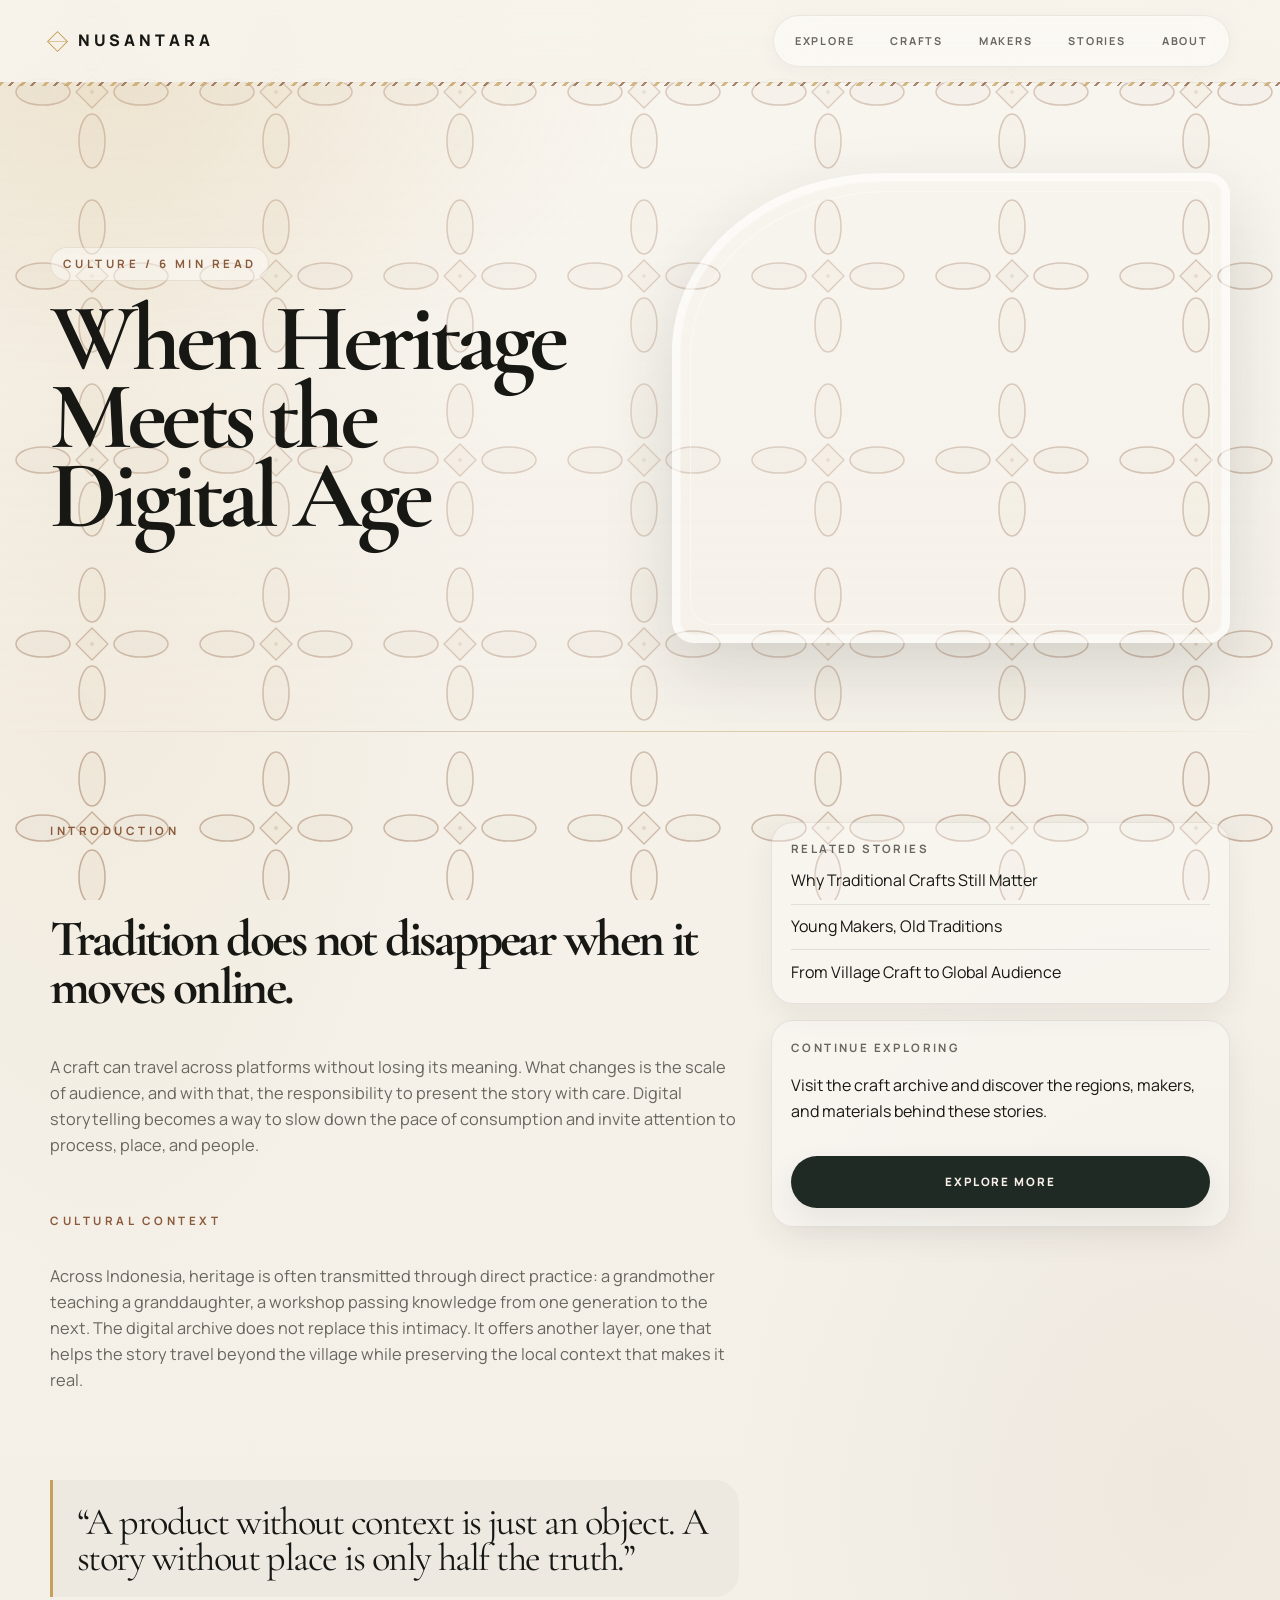
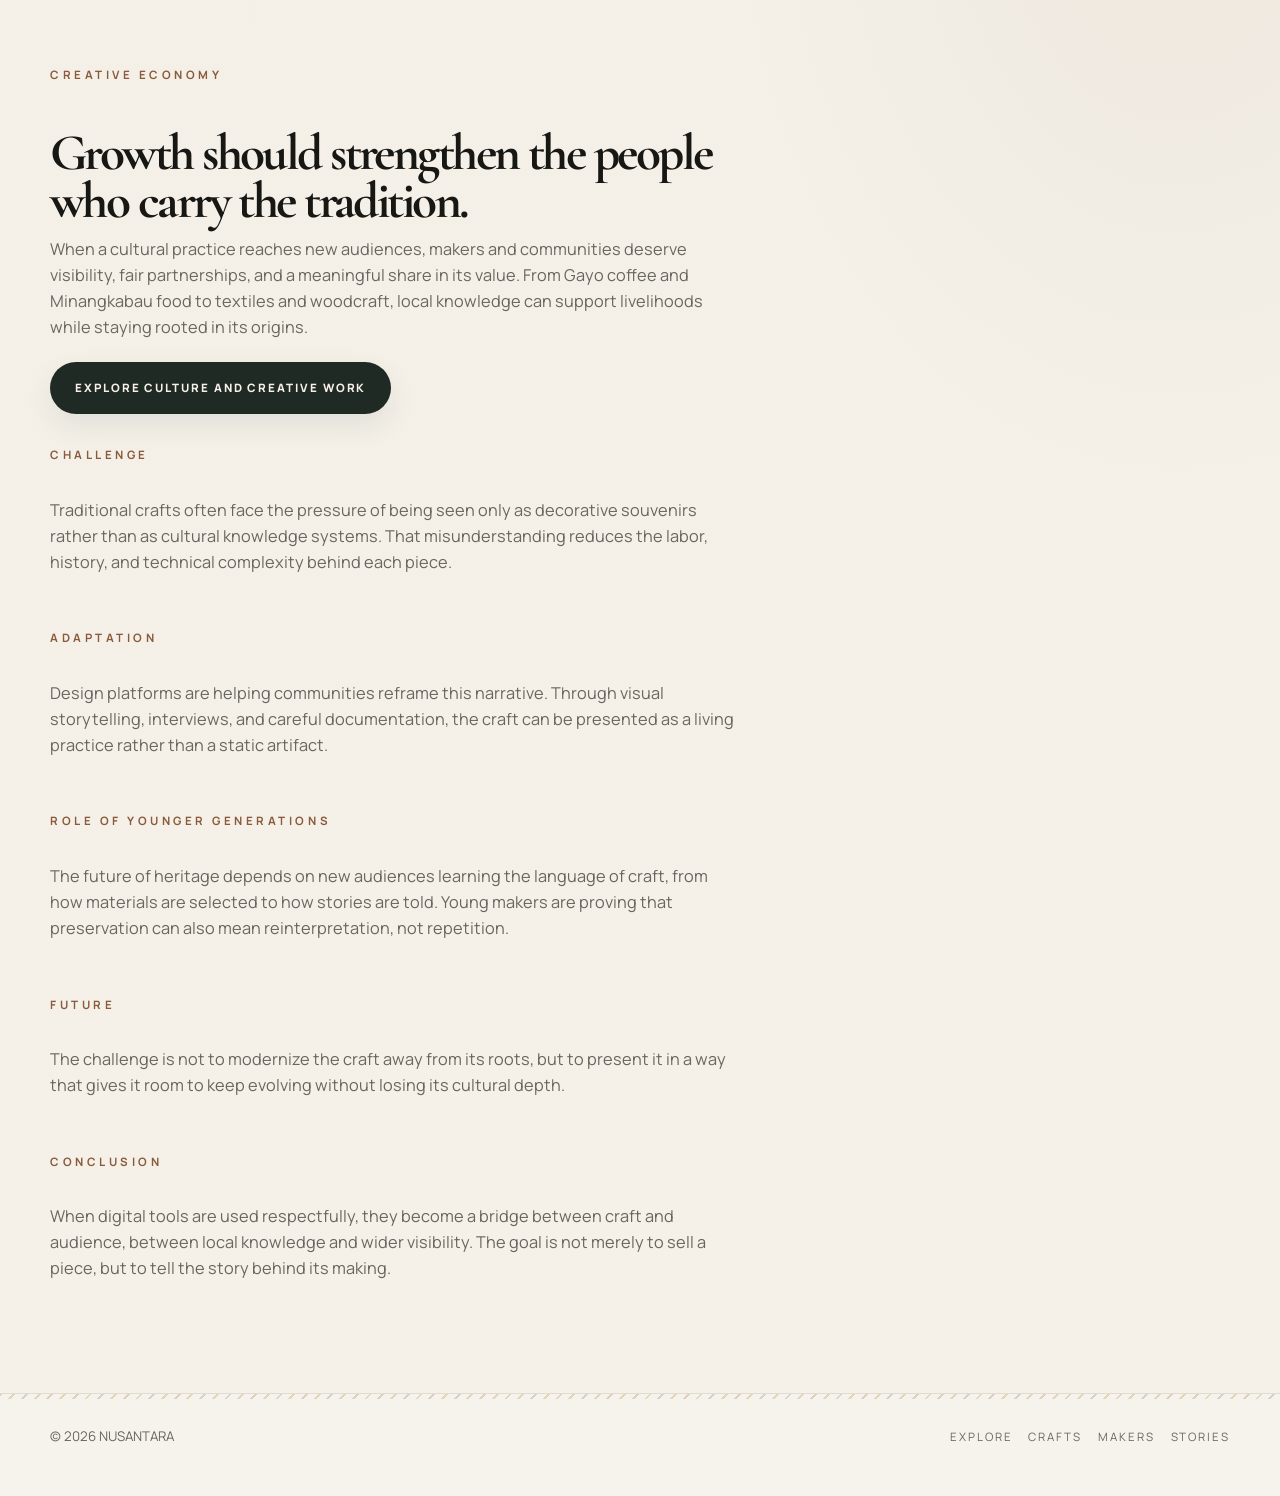
<file: story-detail.html>
<!DOCTYPE html>
<html lang="en">
  <head>
    <meta charset="UTF-8" />
    <meta name="viewport" content="width=device-width, initial-scale=1.0" />
    <title>When Heritage Meets the Digital Age | NUSANTARA</title>
    <link rel="preconnect" href="https://fonts.googleapis.com" />
    <link rel="preconnect" href="https://fonts.gstatic.com" crossorigin />
    <link href="https://fonts.googleapis.com/css2?family=Cormorant+Garamond:wght@400;500;600;700&family=Manrope:wght@400;500;600;700;800&display=swap" rel="stylesheet" />
    <link rel="stylesheet" href="css/style.css" />
  </head>
  <body>
    <header class="site-header">
      <div class="container nav-shell">
        <a href="index.html" class="brand">NUSANTARA</a>
        <button class="nav-toggle" aria-label="Open menu" aria-expanded="false"><span></span></button>
        <nav class="site-nav" aria-label="Main navigation">
          <a href="explore.html">Explore</a>
          <a href="crafts.html">Crafts</a>
          <a href="makers.html">Makers</a>
          <a href="stories.html">Stories</a>
          <a href="about.html">About</a>
        </nav>
      </div>
    </header>

    <main>
      <section class="page-hero">
        <div class="container page-hero-inner">
          <div class="reveal">
            <div class="eyebrow">Culture / 6 min read</div>
            <h1>When Heritage Meets the Digital Age</h1>
          </div>
          <div class="page-hero-visual reveal" style="background-image:url('https://thumb.wikimedia.org/wikipedia/commons/thumb/6/62/Batik_Artisan_Applying_Wax_with_Canting_in_Trusmi_Cirebon_Indonesia.jpg/960px-Batik_Artisan_Applying_Wax_with_Canting_in_Trusmi_Cirebon_Indonesia.jpg');"></div>
        </div>
      </section>

      <section>
        <div class="container article-layout reveal">
          <article class="article-main">
            <div class="eyebrow">Introduction</div>
            <h2>Tradition does not disappear when it moves online.</h2>
            <p>A craft can travel across platforms without losing its meaning. What changes is the scale of audience, and with that, the responsibility to present the story with care. Digital storytelling becomes a way to slow down the pace of consumption and invite attention to process, place, and people.</p>

            <div class="eyebrow">Cultural context</div>
            <p>Across Indonesia, heritage is often transmitted through direct practice: a grandmother teaching a granddaughter, a workshop passing knowledge from one generation to the next. The digital archive does not replace this intimacy. It offers another layer, one that helps the story travel beyond the village while preserving the local context that makes it real.</p>

            <div class="pull-quote">“A product without context is just an object. A story without place is only half the truth.”</div>

            <div>
              <div class="eyebrow">Creative economy</div>
              <h2>Growth should strengthen the people who carry the tradition.</h2>
              <p>When a cultural practice reaches new audiences, makers and communities deserve visibility, fair partnerships, and a meaningful share in its value. From Gayo coffee and Minangkabau food to textiles and woodcraft, local knowledge can support livelihoods while staying rooted in its origins.</p>
              <a href="crafts.html" class="btn btn-primary">Explore culture and creative work</a>
            </div>

            <div class="eyebrow">Challenge</div>
            <p>Traditional crafts often face the pressure of being seen only as decorative souvenirs rather than as cultural knowledge systems. That misunderstanding reduces the labor, history, and technical complexity behind each piece.</p>

            <div class="eyebrow">Adaptation</div>
            <p>Design platforms are helping communities reframe this narrative. Through visual storytelling, interviews, and careful documentation, the craft can be presented as a living practice rather than a static artifact.</p>

            <div class="eyebrow">Role of younger generations</div>
            <p>The future of heritage depends on new audiences learning the language of craft, from how materials are selected to how stories are told. Young makers are proving that preservation can also mean reinterpretation, not repetition.</p>

            <div class="eyebrow">Future</div>
            <p>The challenge is not to modernize the craft away from its roots, but to present it in a way that gives it room to keep evolving without losing its cultural depth.</p>

            <div class="eyebrow">Conclusion</div>
            <p>When digital tools are used respectfully, they become a bridge between craft and audience, between local knowledge and wider visibility. The goal is not merely to sell a piece, but to tell the story behind its making.</p>
          </article>

          <aside class="article-aside">
            <div class="side-box">
              <h4>Related stories</h4>
              <ul>
                <li>Why Traditional Crafts Still Matter</li>
                <li>Young Makers, Old Traditions</li>
                <li>From Village Craft to Global Audience</li>
              </ul>
            </div>
            <div class="side-box">
              <h4>Continue exploring</h4>
              <p>Visit the craft archive and discover the regions, makers, and materials behind these stories.</p>
              <a href="crafts.html" class="btn btn-primary" style="margin-top:1rem; width:100%;">Explore more</a>
            </div>
          </aside>
        </div>
      </section>
    </main>

    <footer class="footer">
      <div class="container footer-inner">
        <small>© 2026 NUSANTARA</small>
        <div class="footer-links">
          <a href="explore.html">Explore</a>
          <a href="crafts.html">Crafts</a>
          <a href="makers.html">Makers</a>
          <a href="stories.html">Stories</a>
        </div>
      </div>
    </footer>

    <script src="js/main.js"></script>
  </body>
</html>
</file>
<file: css/style.css>
:root {
  --bg: #f4f0e8;
  --bg-strong: #e8e1d5;
  --surface: #f7f4ef;
  --panel: rgba(255, 255, 255, 0.5);
  --forest: #1f2a24;
  --forest-soft: #2e3d35;
  --brown: #8a5a3b;
  --gold: #c6a15b;
  --ink: #171714;
  --muted: #68665e;
  --line: rgba(23, 23, 20, 0.1);
  --shadow: 0 24px 60px rgba(31, 42, 36, 0.12);
  --shadow-soft: 0 12px 30px rgba(31, 42, 36, 0.08);
  --radius: 28px;
  --content-width: min(1180px, calc(100% - 2rem));
  --serif: "Cormorant Garamond", Georgia, serif;
  --sans: "Manrope", "Segoe UI", sans-serif;
}
.site-header::after {
  content: "";
  position: absolute;
  inset: auto 0 -4px;
  height: 4px;
  background: repeating-linear-gradient(135deg, var(--gold) 0 3px, transparent 3px 8px, var(--brown) 8px 10px, transparent 10px 16px);
  opacity: 0.72;
}

* { box-sizing: border-box; }
html { scroll-behavior: smooth; }
body {
  margin: 0;
  background:
    radial-gradient(circle at top left, rgba(198,161,91,0.12), transparent 24%),
    linear-gradient(180deg, rgba(255,255,255,0.18), transparent 24%),
    var(--bg);
  color: var(--ink);
  font-family: var(--sans);
  line-height: 1.6;
  -webkit-font-smoothing: antialiased;
  text-rendering: optimizeLegibility;
}
.section-head h2::after {
  content: "";
  display: block;
  width: 5rem;
  height: 0.45rem;
  margin-top: 1rem;
  background: repeating-linear-gradient(135deg, var(--brown) 0 2px, transparent 2px 7px, var(--gold) 7px 9px, transparent 9px 14px);
}
body::before {
  content: "";
  position: fixed;
  inset: 0;
  background-image: url("data:image/svg+xml,%3Csvg xmlns='http://www.w3.org/2000/svg' width='184' height='184' viewBox='0 0 184 184'%3E%3Cg fill='none' stroke='%238a5a3b' stroke-width='1.55'%3E%3Cellipse cx='92' cy='43' rx='13' ry='27' fill='%23c6a15b' fill-opacity='.12'/%3E%3Cellipse cx='141' cy='92' rx='27' ry='13' fill='%238a5a3b' fill-opacity='.085'/%3E%3Cellipse cx='92' cy='141' rx='13' ry='27' fill='%23c6a15b' fill-opacity='.12'/%3E%3Cellipse cx='43' cy='92' rx='27' ry='13' fill='%238a5a3b' fill-opacity='.085'/%3E%3C/g%3E%3Cpath d='M92 76 108 92 92 108 76 92Z' fill='%23c6a15b' fill-opacity='.17' stroke='%238a5a3b' stroke-width='1.25'/%3E%3Ccircle cx='92' cy='92' r='2' fill='%238a5a3b' fill-opacity='.48'/%3E%3C/svg%3E");
  background-size: 184px 184px;
  background-position: 0 0;
  mask-image: linear-gradient(90deg, black, rgba(0, 0, 0, 0.48) 30%, rgba(0, 0, 0, 0.48) 70%, black);
  pointer-events: none;
  z-index: 0;
}
.culture-card .image {
  background-position: center;
}
.culture-card {
  isolation: isolate;
  min-height: 430px;
  transform: translateZ(0);
}
.culture-card .image {
  position: absolute;
  inset: 0;
  height: 100%;
  background-size: cover;
  transition: transform 0.8s cubic-bezier(0.2, 0.75, 0.25, 1), filter 0.6s ease;
}
.culture-card::after {
  content: "";
  position: absolute;
  inset: 30% 0 0;
  z-index: 0;
  background: linear-gradient(180deg, transparent, rgba(18, 24, 20, 0.88));
  pointer-events: none;
  transition: opacity 0.45s ease;
}
.culture-card .content {
  position: absolute;
  z-index: 1;
  inset: auto 0 0;
  color: white;
  padding: 1.5rem;
}
.culture-card .content p,
.culture-card .link-row,
.culture-card .tag {
  color: rgba(255, 255, 255, 0.8);
}
.culture-card .arrow-link {
  background: rgba(255, 255, 255, 0.13);
  border-color: rgba(255, 255, 255, 0.2);
}
.culture-card h3 {
  font-size: clamp(2.25rem, 3vw, 3.2rem);
}
.culture-card .card-toggle {
  position: absolute;
  z-index: 4;
  top: 1rem;
  right: 1rem;
  display: grid;
  place-items: center;
  width: 44px;
  height: 44px;
  border: 1px solid rgba(255, 255, 255, 0.45);
  border-radius: 50%;
  background: rgba(24, 34, 28, 0.38);
  color: white;
  font-size: 1.5rem;
  line-height: 1;
  backdrop-filter: blur(10px);
  cursor: pointer;
  transition: transform 0.3s ease, background 0.3s ease, color 0.3s ease;
}
.culture-card .card-toggle:hover {
  transform: rotate(90deg);
  background: white;
  color: var(--forest);
}
.culture-card .culture-detail {
  position: absolute;
  z-index: 2;
  inset: 0;
  display: flex;
  flex-direction: column;
  justify-content: flex-end;
  padding: 4.5rem 1.5rem 1.5rem;
  color: #fff;
  background:
    repeating-linear-gradient(135deg, transparent 0 22px, rgba(245, 222, 180, 0.055) 22px 24px, transparent 24px 46px),
    linear-gradient(145deg, rgba(31, 42, 36, 0.97), rgba(90, 54, 37, 0.96));
  opacity: 0;
  transform: translateY(10px);
  visibility: hidden;
  pointer-events: none;
  transition: opacity 0.45s ease, transform 0.55s cubic-bezier(0.2, 0.75, 0.25, 1), visibility 0s linear 0.45s;
}
.culture-card .culture-detail .tag {
  color: rgba(247, 226, 187, 0.88);
}
.culture-card .culture-detail h3 {
  margin-bottom: 0.8rem;
  color: white;
}
.culture-card .culture-detail p {
  margin: 0;
  max-width: 34rem;
  color: rgba(255, 255, 255, 0.85);
  font-size: 0.94rem;
  line-height: 1.75;
}
.culture-card .culture-detail .photo-credit {
  display: inline-block;
  margin-top: 1.1rem;
  color: rgba(247, 226, 187, 0.88);
  font-size: 0.62rem;
  letter-spacing: 0.08rem;
  line-height: 1.5;
  text-transform: uppercase;
  pointer-events: auto;
}
.culture-card:hover .culture-detail,
.culture-card.is-flipped .culture-detail {
  opacity: 1;
  transform: none;
  visibility: visible;
  transition-delay: 0s;
}
.culture-card:has(.card-toggle:focus-visible) .culture-detail {
  opacity: 1;
  transform: none;
  visibility: visible;
  pointer-events: auto;
  transition-delay: 0s;
}
.culture-card:hover .culture-detail,
.culture-card.is-flipped .culture-detail {
  pointer-events: auto;
}
.culture-card:hover .image,
.culture-card.is-flipped .image {
  transform: scale(1.08);
  filter: saturate(0.78);
}
.culture-card.is-flipped .card-toggle span {
  display: inline-block;
  transform: rotate(45deg);
}
.culture-card .card-toggle:focus-visible {
  outline: 3px solid var(--gold);
  outline-offset: 3px;
}
img { max-width: 100%; display: block; }
a { color: inherit; text-decoration: none; }
button, input, textarea, select { font: inherit; }
main, header, footer { position: relative; z-index: 1; }

.container {
  width: var(--content-width);
  margin: 0 auto;
}

@media (prefers-reduced-motion: reduce) {
  *,
  *::before,
  *::after {
    scroll-behavior: auto !important;
    animation-duration: 0.01ms !important;
    animation-iteration-count: 1 !important;
    transition-duration: 0.01ms !important;
  }
}

.eyebrow {
  display: inline-block;
  font-size: 0.72rem;
  letter-spacing: 0.22rem;
  text-transform: uppercase;
  color: var(--brown);
  font-weight: 700;
}

.section-head {
  margin-bottom: 2rem;
}
.section-head h2 {
  margin: 0.5rem 0 0;
  font-family: var(--serif);
  font-weight: 600;
  font-size: clamp(2.5rem, 5vw, 4.25rem);
  line-height: 0.95;
  letter-spacing: -0.04em;
}
.section-head p {
  margin: 1rem 0 0;
  color: var(--muted);
  max-width: 46rem;
  font-size: 1.05rem;
}

.site-header {
  position: sticky;
  top: 0;
  z-index: 50;
  background: rgba(244, 240, 232, 0.7);
  backdrop-filter: blur(20px);
  border-bottom: 1px solid transparent;
  transition: background 0.25s ease, border-color 0.25s ease, box-shadow 0.25s ease;
}
.site-header.is-scrolled {
  background: rgba(244, 240, 232, 0.9);
  border-color: var(--line);
  box-shadow: 0 10px 30px rgba(31,42,36,0.06);
}
.nav-shell {
  display: flex;
  align-items: center;
  justify-content: space-between;
  min-height: 78px;
  gap: 1.5rem;
}
.brand {
  font-size: 1rem;
  letter-spacing: 0.34rem;
  font-weight: 800;
  text-transform: uppercase;
}
.site-nav {
  display: flex;
  align-items: center;
  gap: clamp(0.8rem, 1.5vw, 2rem);
  font-size: 0.76rem;
  letter-spacing: 0.14rem;
  text-transform: uppercase;
  font-weight: 700;
}
.site-nav a {
  position: relative;
  color: var(--muted);
  transition: color 0.25s ease;
}
.site-nav a::after {
  content: "";
  position: absolute;
  left: 0;
  bottom: -0.5rem;
  width: 100%;
  height: 2px;
  background: var(--forest);
  transform: scaleX(0);
  transform-origin: center;
  transition: transform 0.25s ease;
}
.site-nav a:hover,
.site-nav a.active {
  color: var(--ink);
}
.site-nav a:hover::after,
.site-nav a.active::after {
  transform: scaleX(1);
}
.nav-toggle {
  display: none;
  border: 1px solid var(--line);
  background: rgba(255,255,255,0.4);
  border-radius: 999px;
  width: 46px;
  height: 46px;
  padding: 0;
  cursor: pointer;
}
.nav-toggle span,
.nav-toggle span::before,
.nav-toggle span::after {
  display: block;
  width: 18px;
  height: 2px;
  background: var(--ink);
  border-radius: 2px;
  position: relative;
  margin: 0 auto;
  transition: transform 0.25s ease, opacity 0.25s ease;
}
.nav-toggle span::before, .nav-toggle span::after { content: ""; position: absolute; left: 0; }
.nav-toggle span::before { top: -6px; }
.nav-toggle span::after { top: 6px; }
.nav-toggle.is-open span { background: transparent; }
.nav-toggle.is-open span::before { transform: translateY(6px) rotate(45deg); }
.nav-toggle.is-open span::after { transform: translateY(-6px) rotate(-45deg); }

.hero {
  position: relative;
  min-height: 90vh;
  display: flex;
  align-items: center;
  background: linear-gradient(120deg, rgba(31,42,36,0.28), rgba(31,42,36,0.54)),
    url('https://thumb.wikimedia.org/wikipedia/commons/thumb/6/62/Batik_Artisan_Applying_Wax_with_Canting_in_Trusmi_Cirebon_Indonesia.jpg/960px-Batik_Artisan_Applying_Wax_with_Canting_in_Trusmi_Cirebon_Indonesia.jpg') center/cover no-repeat;
  background-attachment: fixed;
  color: #f8f3ee;
  overflow: hidden;
}
.hero::after {
  content: "";
  position: absolute;
  inset: 0;
  background: linear-gradient(180deg, rgba(31,42,36,0.08), rgba(31,42,36,0.4));
}
.hero::before {
  content: "";
  position: absolute;
  inset: 0;
  background: linear-gradient(180deg, rgba(12,10,8,0.0), rgba(12,10,8,0.5));
}
.hero-inner {
  position: relative;
  z-index: 1;
  padding: 7rem 0 5rem;
}
.hero-layout {
  display: grid;
  grid-template-columns: minmax(0, 1.2fr) minmax(260px, 0.8fr);
  align-items: end;
  gap: 2rem;
}
.hero-copy {
  max-width: 720px;
}
.hero-copy .eyebrow {
  color: rgba(255,255,255,0.8);
}
.hero h1 {
  margin: 1rem 0 1rem;
  font-family: var(--serif);
  font-size: clamp(4rem, 9vw, 8.5rem);
  font-weight: 600;
  line-height: 0.8;
  letter-spacing: -0.06em;
  text-transform: uppercase;
}
.hero h1 .line-break { display: block; }
.hero p {
  margin: 0 0 2rem;
  max-width: 38rem;
  font-size: clamp(1.02rem, 1.8vw, 1.35rem);
  color: rgba(255,255,255,0.82);
}
.hero-actions {
  display: flex;
  flex-wrap: wrap;
  gap: 1rem;
}
.hero-panel {
  justify-self: end;
  width: min(100%, 340px);
  padding: 1.2rem;
  border-radius: 24px;
  background: rgba(12, 15, 13, 0.38);
  border: 1px solid rgba(255,255,255,0.14);
  backdrop-filter: blur(14px);
  box-shadow: 0 22px 40px rgba(5, 7, 6, 0.18);
}
.hero-panel .label {
  display: block;
  margin-bottom: 0.6rem;
  font-size: 0.68rem;
  letter-spacing: 0.18rem;
  text-transform: uppercase;
  color: rgba(255,255,255,0.68);
}
.hero-panel h3 {
  margin: 0 0 0.75rem;
  font-family: var(--serif);
  font-size: clamp(2.3rem, 4vw, 3.5rem);
  line-height: 0.9;
  letter-spacing: -0.05em;
  color: white;
}
.hero-panel p {
  margin: 0;
  font-size: 0.9rem;
  color: rgba(255,255,255,0.78);
}
.hero-metrics {
  display: grid;
  grid-template-columns: repeat(3, minmax(0, 1fr));
  gap: 0.7rem;
  margin-top: 1.1rem;
}
.hero-metrics div {
  padding: 0.85rem 0.4rem;
  text-align: center;
  border-radius: 14px;
  background: rgba(255,255,255,0.04);
  border: 1px solid rgba(255,255,255,0.1);
}
.hero-metrics strong {
  display: block;
  color: white;
  font-size: 1.2rem;
  font-family: var(--serif);
}
.hero-metrics span {
  display: block;
  margin-top: 0.2rem;
  font-size: 0.7rem;
  letter-spacing: 0.1rem;
  text-transform: uppercase;
  color: rgba(255,255,255,0.65);
}
.btn {
  display: inline-flex;
  align-items: center;
  justify-content: center;
  gap: 0.7rem;
  min-height: 52px;
  padding: 0.9rem 1.5rem;
  border-radius: 999px;
  border: 1px solid transparent;
  cursor: pointer;
  text-transform: uppercase;
  letter-spacing: 0.12rem;
  font-size: 0.72rem;
  font-weight: 800;
  transition: transform 0.25s ease, box-shadow 0.25s ease, border-color 0.25s ease, background 0.25s ease;
}
.btn:hover {
  transform: translateY(-2px);
}
.btn-primary {
  background: var(--forest);
  color: #f7efe8;
  box-shadow: var(--shadow-soft);
}
.btn-secondary {
  background: rgba(255,255,255,0.08);
  border-color: rgba(255,255,255,0.14);
  color: white;
  backdrop-filter: blur(10px);
}

main > section {
  padding: clamp(4rem, 7vw, 7rem) 0;
}

.muted-panel {
  background: rgba(255,255,255,0.24);
  border: 1px solid var(--line);
  border-radius: var(--radius);
  box-shadow: var(--shadow-soft);
}

.story-intro {
  background: linear-gradient(180deg, rgba(232,225,213,0.2), rgba(249,246,241,0.8));
}
.story-grid {
  display: grid;
  grid-template-columns: 1.1fr 0.9fr;
  gap: 2rem;
  align-items: center;
}
.story-visual {
  border-radius: calc(var(--radius) + 8px);
  overflow: hidden;
  min-height: 520px;
  background: url('https://thumb.wikimedia.org/wikipedia/commons/thumb/0/05/Batik_Artisan_Drawing_Wax_with_Canting_in_Trusmi_Cirebon_Indonesia.jpg/960px-Batik_Artisan_Drawing_Wax_with_Canting_in_Trusmi_Cirebon_Indonesia.jpg') center/cover no-repeat;
  box-shadow: var(--shadow);
}
.story-copy {
  display: grid;
  gap: 1.4rem;
}
.big-quote {
  font-family: var(--serif);
  font-size: clamp(2.2rem, 4vw, 3.5rem);
  line-height: 0.9;
  letter-spacing: -0.04em;
  margin: 0;
}
.story-meta {
  display: flex;
  flex-wrap: wrap;
  gap: 1rem;
  color: var(--muted);
  font-size: 0.85rem;
  letter-spacing: 0.1rem;
  text-transform: uppercase;
}

.grid-3 {
  display: grid;
  grid-template-columns: repeat(3, minmax(0, 1fr));
  gap: 1.4rem;
}
.card-article {
  position: relative;
  overflow: hidden;
  border-radius: 24px;
  background: rgba(255,255,255,0.4);
  border: 1px solid var(--line);
  box-shadow: var(--shadow-soft);
  transition: transform 0.25s ease, box-shadow 0.25s ease;
}
.card-article:hover {
  transform: translateY(-4px);
  box-shadow: var(--shadow);
}
.card-article .image {
  height: 260px;
  background-size: cover;
  background-position: center;
}
.card-article .image,
.craft-card .image,
.maker-card .image,
.story-card .image,
.page-hero-visual,
.story-visual,
.region-feature .visual,
.process-panel .image {
  transition: transform 0.5s ease, filter 0.5s ease;
}
.card-article:hover .image,
.craft-card:hover .image,
.maker-card:hover .image,
.story-card:hover .image,
.page-hero-visual:hover,
.story-visual:hover,
.region-feature .visual:hover,
.process-panel .image:hover {
  transform: scale(1.04);
  filter: saturate(1.05);
}
.card-article .content {
  padding: 1.25rem 1.25rem 1.5rem;
}
.card-article .content .meta {
  display: flex;
  justify-content: space-between;
  align-items: center;
  color: var(--muted);
  font-size: 0.72rem;
  letter-spacing: 0.12rem;
  text-transform: uppercase;
}
.card-article h3 {
  margin: 0.8rem 0 0.5rem;
  font-family: var(--serif);
  font-size: clamp(2rem, 3vw, 2.7rem);
  line-height: 0.96;
  letter-spacing: -0.05em;
}
.card-article p {
  margin: 0;
  color: var(--muted);
}

.region-panel {
  display: grid;
  grid-template-columns: 0.9fr 1.1fr;
  gap: 2rem;
  align-items: center;
  background: rgba(255,255,255,0.35);
  border: 1px solid var(--line);
  border-radius: 32px;
  padding: 1.2rem;
}
.region-map {
  display: grid;
  grid-template-columns: repeat(2, minmax(0, 1fr));
  gap: 0.8rem;
}
.region-btn {
  position: relative;
  min-height: 110px;
  border: 1px solid var(--line);
  background: rgba(31,42,36,0.02);
  border-radius: 18px;
  cursor: pointer;
  text-align: left;
  padding: 1.2rem 1rem;
  transition: background 0.25s ease, transform 0.25s ease, border-color 0.25s ease, box-shadow 0.25s ease;
}
.region-btn:hover,
.region-btn.is-active {
  background: rgba(31,42,36,0.05);
  border-color: rgba(31,42,36,0.2);
  transform: translateY(-2px);
  box-shadow: 0 12px 22px rgba(31,42,36,0.08);
}
.region-btn .tiny-label {
  display: block;
  font-size: 0.68rem;
  letter-spacing: 0.12rem;
  text-transform: uppercase;
  color: var(--muted);
  margin-bottom: 0.35rem;
}
.region-btn strong {
  font-size: 1.4rem;
  font-family: var(--serif);
  letter-spacing: -0.04em;
}
.region-feature {
  display: grid;
  gap: 1.2rem;
  min-height: 100%;
}
.region-feature .visual {
  min-height: 260px;
  border-radius: 22px;
  background-size: cover;
  background-position: center;
}
.region-feature h3 {
  margin: 0;
  font-family: var(--serif);
  font-size: clamp(2.5rem, 4vw, 4rem);
  letter-spacing: -0.05em;
  line-height: 0.9;
}
.region-feature p {
  margin: 0;
  color: var(--muted);
}
.feature-list {
  display: grid;
  grid-template-columns: repeat(2, minmax(0, 1fr));
  gap: 0.85rem 1rem;
}
.feature-list div { color: var(--ink); }
.feature-list span {
  display: block;
  color: var(--muted);
  font-size: 0.68rem;
  letter-spacing: 0.12rem;
  text-transform: uppercase;
  margin-bottom: 0.4rem;
}

.grid-crafts {
  display: grid;
  grid-template-columns: repeat(4, minmax(0, 1fr));
  gap: 1.2rem;
}
.craft-card,
.maker-card,
.story-card {
  position: relative;
  overflow: hidden;
  background: rgba(255,255,255,0.34);
  border: 1px solid var(--line);
  border-radius: 22px;
  box-shadow: var(--shadow-soft);
  transition: transform 0.25s ease, box-shadow 0.25s ease;
}
.craft-card:hover,
.maker-card:hover,
.story-card:hover { transform: translateY(-4px); box-shadow: var(--shadow); }
.craft-card .image,
.maker-card .image,
.story-card .image {
  height: 280px;
  background-position: center;
  background-size: cover;
}
.craft-card .content,
.maker-card .content,
.story-card .content {
  padding: 1.1rem 1.1rem 1.3rem;
}
.craft-card .tag,
.story-card .tag {
  display: inline-block;
  font-size: 0.68rem;
  letter-spacing: 0.14rem;
  text-transform: uppercase;
  color: var(--muted);
}
.craft-card h3,
.maker-card h3,
.story-card h3 {
  margin: 0.6rem 0 0.45rem;
  font-family: var(--serif);
  font-size: clamp(2rem, 2.5vw, 2.5rem);
  line-height: 0.9;
  letter-spacing: -0.05em;
}
.craft-card p,
.maker-card p,
.story-card p { margin: 0; color: var(--muted); }
.link-row {
  display: flex;
  justify-content: space-between;
  align-items: center;
  margin-top: 1rem;
  font-size: 0.75rem;
  text-transform: uppercase;
  letter-spacing: 0.13rem;
  color: var(--ink);
}
.arrow-link {
  display: inline-flex;
  width: 38px;
  height: 38px;
  border-radius: 50%;
  align-items: center;
  justify-content: center;
  background: rgba(31,42,36,0.06);
  border: 1px solid var(--line);
  transition: transform 0.25s ease, background 0.25s ease;
}
.card-article:hover .arrow-link,
.craft-card:hover .arrow-link { transform: translateX(4px); background: rgba(31,42,36,0.1); }

.makers-grid {
  display: grid;
  grid-template-columns: repeat(3, minmax(0, 1fr));
  gap: 1.3rem;
}
.maker-card .image { height: 350px; }
.maker-card .meta {
  display: flex;
  justify-content: space-between;
  align-items: center;
  font-size: 0.7rem;
  letter-spacing: 0.12rem;
  text-transform: uppercase;
  color: var(--muted);
}
.maker-card blockquote {
  margin: 0.8rem 0 0;
  font-family: var(--serif);
  font-size: 2rem;
  line-height: 1;
  letter-spacing: -0.04em;
}

.cta-panel {
  background: linear-gradient(135deg, rgba(31,42,36,0.96), rgba(138,90,59,0.94));
  color: #f7f0e8;
  border-radius: 32px;
  padding: clamp(2rem, 4vw, 4rem);
  display: grid;
  grid-template-columns: 1.3fr 0.7fr;
  gap: 1.5rem;
  align-items: center;
}
.cta-panel h3 {
  margin: 0;
  font-family: var(--serif);
  font-size: clamp(2.8rem, 5vw, 5rem);
  line-height: 0.9;
  letter-spacing: -0.05em;
}
.cta-panel p { margin: 0; color: rgba(255,255,255,0.8); }

.footer {
  border-top: 1px solid var(--line);
  padding: 2rem 0 3rem;
  background: rgba(255,255,255,0.15);
}
.footer-inner {
  display: flex;
  align-items: center;
  justify-content: space-between;
  gap: 1rem;
  flex-wrap: wrap;
}
.footer small {
  color: var(--muted);
}
.footer-links {
  display: flex;
  flex-wrap: wrap;
  gap: 1rem;
  color: var(--muted);
  font-size: 0.72rem;
  letter-spacing: 0.12rem;
  text-transform: uppercase;
}

.page-hero {
  background: linear-gradient(180deg, rgba(31,42,36,0.12), rgba(245,241,236,0.2));
  padding-top: 4rem;
}
.page-hero-inner {
  display: grid;
  grid-template-columns: 1fr 1fr;
  gap: 2rem;
  align-items: end;
}
.page-hero h1 {
  margin: 0.8rem 0;
  font-family: var(--serif);
  font-size: clamp(3.3rem, 7vw, 7rem);
  line-height: 0.85;
  letter-spacing: -0.05em;
}
.page-hero p {
  margin: 0;
  color: var(--muted);
  font-size: 1.1rem;
}
.page-hero-visual {
  min-height: 420px;
  border-radius: 28px;
  overflow: hidden;
  background-size: cover;
  background-position: center;
  box-shadow: var(--shadow);
}

.content-stack {
  display: grid;
  gap: 2rem;
}
.info-grid {
  display: grid;
  grid-template-columns: repeat(2, minmax(0, 1fr));
  gap: 1.4rem;
}
.info-card {
  padding: 1.4rem;
  border: 1px solid var(--line);
  background: rgba(255,255,255,0.28);
  border-radius: 22px;
}
.info-card .label {
  font-size: 0.68rem;
  letter-spacing: 0.15rem;
  text-transform: uppercase;
  color: var(--muted);
}
.info-card h3 {
  margin: 0.7rem 0 0.4rem;
  font-family: var(--serif);
  font-size: 2.5rem;
  line-height: 1;
  letter-spacing: -0.04em;
}
.info-card p { margin: 0; color: var(--muted); }

.filters {
  display: flex;
  flex-wrap: wrap;
  gap: 0.7rem;
  margin: 1.5rem 0 2rem;
}
.filter-btn {
  border: 1px solid var(--line);
  background: rgba(255,255,255,0.2);
  color: var(--ink);
  border-radius: 999px;
  padding: 0.8rem 1.1rem;
  cursor: pointer;
  text-transform: uppercase;
  letter-spacing: 0.12rem;
  font-size: 0.7rem;
  font-weight: 700;
  transition: all 0.25s ease;
}
.filter-btn.is-active,
.filter-btn:hover {
  background: var(--forest);
  color: white;
  border-color: var(--forest);
}

.craft-grid {
  display: grid;
  grid-template-columns: repeat(3, minmax(0, 1fr));
  gap: 1.4rem;
}
.craft-card[data-hidden="true"] { display: none; }

.article-layout {
  display: grid;
  grid-template-columns: minmax(0, 1.2fr) minmax(220px, 0.8fr);
  gap: 2rem;
  align-items: start;
}
.article-main {
  display: grid;
  gap: 2rem;
}
.article-main .hero-image {
  min-height: 420px;
  border-radius: 26px;
  background-size: cover;
  background-position: center;
  box-shadow: var(--shadow);
}
.article-main h2 {
  margin-bottom: 0.6rem;
  font-family: var(--serif);
  font-size: clamp(2.4rem, 4vw, 4rem);
  letter-spacing: -0.05em;
  line-height: 0.95;
}
.article-main p {
  margin: 0 0 1.4rem;
  color: var(--muted);
  font-size: 1.02rem;
}
.pull-quote {
  margin: 2rem 0;
  padding: 1.5rem 1.5rem 1.25rem;
  background: rgba(31,42,36,0.03);
  border-left: 3px solid var(--gold);
  border-radius: 0 24px 24px 0;
  font-family: var(--serif);
  font-size: clamp(2rem, 3vw, 3rem);
  line-height: 0.95;
  letter-spacing: -0.04em;
}
.article-aside {
  display: grid;
  gap: 1rem;
}
.side-box {
  padding: 1.1rem 1.2rem;
  background: rgba(255,255,255,0.3);
  border: 1px solid var(--line);
  border-radius: 22px;
}
.side-box h4 {
  margin: 0 0 0.6rem;
  font-size: 0.72rem;
  letter-spacing: 0.15rem;
  text-transform: uppercase;
  color: var(--muted);
}
.side-box ul {
  list-style: none;
  padding: 0; margin: 0;
  display: grid;
  gap: 0.6rem;
}
.side-box li {
  padding-bottom: 0.6rem;
  border-bottom: 1px solid var(--line);
}
.side-box li:last-child { border-bottom: none; padding-bottom: 0; }

.process-shell {
  display: grid;
  grid-template-columns: 420px minmax(0, 1fr);
  gap: 2rem;
  align-items: start;
}
.process-nav {
  display: grid;
  gap: 0.8rem;
}
.process-step {
  width: 100%;
  text-align: left;
  padding: 1rem 1.1rem;
  border-radius: 22px;
  border: 1px solid var(--line);
  background: rgba(255,255,255,0.2);
  cursor: pointer;
  transition: background 0.25s ease, border-color 0.25s ease, transform 0.25s ease, box-shadow 0.25s ease;
}
.process-step:hover {
  transform: translateX(2px);
}
.process-step.is-active {
  background: var(--forest);
  color: white;
  border-color: var(--forest);
  box-shadow: 0 16px 30px rgba(31,42,36,0.12);
}
.process-step .step-index {
  display: inline-block;
  font-size: 0.68rem;
  letter-spacing: 0.15rem;
  text-transform: uppercase;
  opacity: 0.7;
}
.process-step strong {
  display: block;
  margin-top: 0.35rem;
  font-family: var(--serif);
  font-size: 2rem;
  letter-spacing: -0.04em;
  line-height: 1;
}
.process-panel {
  display: none;
  padding: 1.4rem;
  background: rgba(255,255,255,0.3);
  border: 1px solid var(--line);
  border-radius: 28px;
}
.process-panel.is-active { display: grid; }
.process-panel .image {
  min-height: 340px;
  border-radius: 20px;
  background-size: cover;
  background-position: center;
  margin-bottom: 1.2rem;
}
.process-panel h3 {
  margin: 0.2rem 0 0.5rem;
  font-family: var(--serif);
  font-size: clamp(2.5rem, 3.4vw, 4rem);
  line-height: 0.9;
  letter-spacing: -0.05em;
}
.process-panel p {
  margin: 0 0 1rem;
  color: var(--muted);
}
.progress-bar {
  height: 4px;
  background: rgba(31,42,36,0.08);
  border-radius: 999px;
  overflow: hidden;
  margin-top: 1rem;
}
.progress-bar span {
  display: block;
  width: 60%;
  height: 100%;
  border-radius: inherit;
  background: var(--gold);
}

.reveal {
  opacity: 0;
  transform: translateY(18px) scale(0.992);
  transition: opacity 0.86s cubic-bezier(0.16, 1, 0.3, 1), transform 0.96s cubic-bezier(0.16, 1, 0.3, 1);
  will-change: opacity, transform;
}
.reveal.is-visible {
  opacity: 1;
  transform: none;
  will-change: auto;
}

.grid-crafts > .reveal,
.craft-grid > .reveal,
.makers-grid > .reveal,
.grid-3 > .reveal,
.home-journey-grid > .reveal,
.home-stories-grid > .reveal {
  transition-delay: 0s;
}

.grid-crafts > .reveal:nth-child(3n + 2),
.craft-grid > .reveal:nth-child(3n + 2),
.makers-grid > .reveal:nth-child(3n + 2),
.grid-3 > .reveal:nth-child(3n + 2),
.home-journey-grid > .reveal:nth-child(3n + 2),
.home-stories-grid > .reveal:nth-child(3n + 2) {
  transition-delay: 90ms;
}

.grid-crafts > .reveal:nth-child(3n + 3),
.craft-grid > .reveal:nth-child(3n + 3),
.makers-grid > .reveal:nth-child(3n + 3),
.grid-3 > .reveal:nth-child(3n + 3),
.home-journey-grid > .reveal:nth-child(3n + 3),
.home-stories-grid > .reveal:nth-child(3n + 3) {
  transition-delay: 160ms;
}

@media (max-width: 980px) {
  .hero-layout,
  .story-grid, .region-panel, .process-shell, .page-hero-inner, .cta-panel, .article-layout {
    grid-template-columns: minmax(0, 1fr);
  }
  .hero-panel {
    justify-self: stretch;
    width: 100%;
  }
  .grid-3, .grid-crafts, .craft-grid, .makers-grid {
    grid-template-columns: repeat(2, minmax(0, 1fr));
  }
  .site-nav {
    position: absolute;
    left: 1rem;
    right: 1rem;
    top: calc(100% + 0.6rem);
    display: none;
    flex-direction: column;
    background: rgba(247,244,239,0.98);
    border: 1px solid var(--line);
    border-radius: 18px;
    padding: 1rem 1rem 1.2rem;
    box-shadow: var(--shadow-soft);
  }
  .site-nav.is-open { display: flex; }
  .nav-toggle { display: inline-flex; align-items: center; justify-content: center; }
}

@media (max-width: 640px) {
  .hero h1 { font-size: clamp(3.2rem, 18vw, 5rem); }
  .grid-3, .grid-crafts, .craft-grid, .makers-grid, .feature-list, .info-grid { grid-template-columns: minmax(0, 1fr); }
  .btn { width: 100%; }
  .hero-actions { display: grid; }
  .nav-shell { min-height: 68px; }
  .brand { letter-spacing: 0.2rem; }
  .site-nav a { width: 100%; }
  .page-hero h1 { font-size: clamp(2.7rem, 15vw, 4.5rem); }
}

.craft-card.culture-card {
  min-height: 430px;
  min-width: 0;
}
.craft-card.culture-card .image {
  position: absolute;
  inset: 0;
  height: 100%;
  background-size: cover;
}
.craft-card.culture-card .content {
  position: absolute;
  z-index: 1;
  inset: auto 0 0;
  padding: 1.5rem;
  color: white;
  min-width: 0;
}
.craft-card.culture-card .culture-detail {
  min-width: 0;
}
.craft-grid,
.grid-crafts,
.grid-3,
.makers-grid {
  min-width: 0;
}

body {
  background:
    radial-gradient(ellipse at 8% 14%, rgba(198, 161, 91, 0.11), transparent 25rem),
    radial-gradient(ellipse at 92% 48%, rgba(138, 90, 59, 0.055), transparent 28rem),
    linear-gradient(180deg, #f7f3eb 0%, var(--bg) 48%, #f5f1e9 100%);
}

body::before {
  opacity: 0.44;
  animation: batik-drift 22s linear infinite;
  mask-image: radial-gradient(ellipse at center, rgba(0, 0, 0, 0.62) 10%, rgba(0, 0, 0, 0.82) 55%, black 100%);
}

@keyframes batik-drift {
  0%,
  100% {
    background-position: 0 0;
    opacity: 0.34;
  }

  50% {
    background-position: 92px 92px;
    opacity: 0.48;
  }
}

.site-header {
  background: rgba(247, 243, 235, 0.84);
  border-bottom-color: rgba(23, 23, 20, 0.055);
}

.brand {
  letter-spacing: 0.3rem;
}

.page-hero {
  position: relative;
  overflow: hidden;
  padding-top: clamp(3.5rem, 7vw, 6rem);
  background:
    radial-gradient(ellipse at 8% 0%, rgba(198, 161, 91, 0.16), transparent 34rem),
    linear-gradient(180deg, rgba(255, 255, 255, 0.22), rgba(245, 241, 236, 0.08));
}

.page-hero::after {
  content: "";
  position: absolute;
  z-index: 0;
  right: 0;
  bottom: 0;
  left: 0;
  height: 1px;
  background: linear-gradient(90deg, transparent, rgba(138, 90, 59, 0.28), rgba(198, 161, 91, 0.48), transparent);
}

.page-hero-inner {
  position: relative;
  z-index: 1;
  align-items: center;
  gap: clamp(2rem, 5vw, 5rem);
}

.page-hero-inner > .reveal {
  padding: 1rem 0 2.25rem;
}

.page-hero .eyebrow,
.section-head .eyebrow {
  padding: 0.45rem 0.72rem;
  border: 1px solid rgba(138, 90, 59, 0.14);
  border-radius: 999px;
  background: rgba(255, 255, 255, 0.42);
}

.page-hero h1 {
  max-width: 12ch;
  margin-top: 1.15rem;
  font-size: clamp(3.5rem, 7.5vw, 7.4rem);
  line-height: 0.82;
  text-wrap: balance;
}

.page-hero p {
  max-width: 36rem;
  margin-top: 1.35rem;
  line-height: 1.8;
}

.page-hero-visual {
  position: relative;
  min-height: clamp(300px, 37vw, 470px);
  border: 8px solid rgba(255, 255, 255, 0.56);
  border-radius: 38% 22px 22px 22px;
  box-shadow: 0 26px 68px rgba(31, 42, 36, 0.15), inset 0 0 0 1px rgba(255, 255, 255, 0.28);
}

.page-hero-visual::after {
  content: "";
  position: absolute;
  inset: 10px;
  border: 1px solid rgba(255, 255, 255, 0.45);
  border-radius: inherit;
  pointer-events: none;
}

.section-head {
  max-width: 58rem;
  margin-bottom: clamp(2rem, 4vw, 3.25rem);
}

.section-head h2 {
  text-wrap: balance;
}

.section-head p {
  max-width: 42rem;
}

.card-article,
.craft-card,
.maker-card,
.story-card,
.info-card,
.side-box,
.region-panel,
.process-panel {
  border-color: rgba(71, 57, 42, 0.1);
  box-shadow: 0 12px 32px rgba(43, 35, 27, 0.065);
}

.card-article,
.craft-card,
.maker-card,
.story-card,
.info-card,
.region-btn,
.filter-btn,
.process-step,
.side-box,
.btn {
  transition-timing-function: cubic-bezier(0.2, 0.75, 0.25, 1);
}

.card-article,
.maker-card,
.story-card,
.info-card,
.side-box,
.region-panel,
.process-panel {
  transition: transform 0.55s cubic-bezier(0.2, 0.75, 0.25, 1), box-shadow 0.55s cubic-bezier(0.2, 0.75, 0.25, 1), border-color 0.45s ease;
}

.card-article:hover,
.maker-card:hover,
.story-card:hover,
.info-card:hover,
.side-box:hover {
  transform: translateY(-5px);
  border-color: rgba(138, 90, 59, 0.2);
  box-shadow: 0 22px 52px rgba(43, 35, 27, 0.12);
}

.craft-card,
.maker-card,
.story-card,
.card-article {
  border-radius: 26px;
}

.craft-card .image,
.maker-card .image,
.story-card .image,
.card-article .image,
.page-hero-visual,
.story-visual,
.region-feature .visual,
.process-panel .image {
  transition: transform 0.9s cubic-bezier(0.16, 1, 0.3, 1), filter 0.7s ease;
}

.craft-card:hover .image,
.maker-card:hover .image,
.story-card:hover .image,
.card-article:hover .image {
  transform: scale(1.055);
}

.culture-card .culture-detail {
  background:
    radial-gradient(ellipse at 90% 10%, rgba(198, 161, 91, 0.15), transparent 48%),
    repeating-linear-gradient(135deg, transparent 0 32px, rgba(245, 222, 180, 0.045) 32px 34px, transparent 34px 68px),
    linear-gradient(145deg, rgba(31, 42, 36, 0.975), rgba(90, 54, 37, 0.97));
  transition: opacity 0.72s cubic-bezier(0.2, 0.75, 0.25, 1), transform 0.82s cubic-bezier(0.16, 1, 0.3, 1), visibility 0s linear 0.72s;
}

.culture-card:hover .culture-detail,
.culture-card.is-flipped .culture-detail,
.culture-card:has(.card-toggle:focus-visible) .culture-detail {
  transition-delay: 0s;
}

.culture-card .culture-detail > * {
  opacity: 0;
  transform: translateY(12px);
  transition: opacity 0.45s ease, transform 0.6s cubic-bezier(0.16, 1, 0.3, 1);
}

.culture-card:hover .culture-detail > *,
.culture-card.is-flipped .culture-detail > *,
.culture-card:has(.card-toggle:focus-visible) .culture-detail > * {
  opacity: 1;
  transform: none;
}

.culture-card .culture-detail > :nth-child(2) { transition-delay: 0.035s; }
.culture-card .culture-detail > :nth-child(3) { transition-delay: 0.075s; }
.culture-card .culture-detail > :nth-child(4) { transition-delay: 0.11s; }

.economy-note {
  position: relative;
  display: grid;
  grid-template-columns: minmax(0, 1.2fr) minmax(260px, 0.8fr);
  gap: clamp(1.5rem, 4vw, 4rem);
  align-items: center;
  overflow: hidden;
  padding: clamp(1.7rem, 4vw, 3.5rem);
  border: 1px solid rgba(138, 90, 59, 0.15);
  border-radius: 32px;
  background:
    radial-gradient(ellipse at 100% 0%, rgba(198, 161, 91, 0.16), transparent 32rem),
    rgba(255, 255, 255, 0.55);
  box-shadow: var(--shadow-soft);
}

.economy-note::after {
  content: "";
  position: absolute;
  inset: 12px;
  border: 1px solid rgba(138, 90, 59, 0.09);
  border-radius: 23px;
  pointer-events: none;
}

.economy-note-copy,
.economy-pill-list {
  position: relative;
  z-index: 1;
}

.economy-note h2 {
  max-width: 15ch;
  margin: 0.8rem 0;
  font-family: var(--serif);
  font-size: clamp(2.25rem, 4vw, 4rem);
  line-height: 0.95;
  letter-spacing: -0.045em;
  text-wrap: balance;
}

.economy-note p {
  max-width: 48rem;
  margin: 0;
  color: var(--muted);
}

.economy-pill-list {
  display: flex;
  flex-wrap: wrap;
  justify-content: flex-end;
  gap: 0.65rem;
}

.economy-pill-list > span,
.economy-pill-list > a {
  display: inline-flex;
  align-items: center;
  gap: 0.65rem;
  padding: 0.7rem 1rem;
  border: 1px solid rgba(138, 90, 59, 0.16);
  border-radius: 999px;
  background: rgba(255, 255, 255, 0.65);
  color: var(--forest);
  font-size: 0.78rem;
  font-weight: 700;
  letter-spacing: 0.04rem;
}

.economy-pill-list > a {
  background: var(--forest);
  color: white;
  transition: transform 0.35s ease, background 0.35s ease;
}

.economy-pill-list > a:hover {
  transform: translateY(-2px);
  background: var(--brown);
}

.filter-btn {
  border-color: rgba(138, 90, 59, 0.15);
  background: rgba(255, 255, 255, 0.48);
}

.filter-btn:hover {
  transform: translateY(-2px);
}

.region-panel {
  padding: clamp(1rem, 2.5vw, 1.6rem);
  backdrop-filter: blur(8px);
}

.region-feature .visual {
  box-shadow: 0 18px 44px rgba(31, 42, 36, 0.12);
}

.footer {
  position: relative;
  overflow: hidden;
}

.footer::before {
  content: "";
  position: absolute;
  inset: 0 0 auto;
  height: 5px;
  background: repeating-linear-gradient(135deg, rgba(138, 90, 59, 0.35) 0 2px, transparent 2px 9px, rgba(198, 161, 91, 0.55) 9px 11px, transparent 11px 18px);
  opacity: 0.65;
}

:focus-visible {
  outline: 2px solid var(--brown);
  outline-offset: 4px;
}

@media (max-width: 980px) {
  .economy-note {
    grid-template-columns: minmax(0, 1fr);
  }

  .economy-pill-list {
    justify-content: flex-start;
  }
}

@media (max-width: 640px) {
  .page-hero {
    padding-top: 2.6rem;
  }

  .page-hero-visual {
    min-height: 260px;
    border-radius: 28% 18px 18px 18px;
  }

  .economy-note {
    border-radius: 24px;
  }

  .culture-card .culture-detail {
    padding: 4rem 1.2rem 1.3rem;
  }

  .culture-card .culture-detail p {
    font-size: 0.87rem;
  }
}

.nav-shell {
  min-height: 82px;
}

.brand {
  display: inline-flex;
  align-items: center;
  gap: 0.8rem;
  letter-spacing: 0.24rem;
  transition: color 0.4s ease, letter-spacing 0.55s cubic-bezier(0.16, 1, 0.3, 1);
}

.brand::before {
  content: "";
  width: 13px;
  height: 13px;
  border: 1px solid var(--gold);
  transform: rotate(45deg);
  background: linear-gradient(135deg, transparent 45%, rgba(198, 161, 91, 0.55) 46% 54%, transparent 55%);
  transition: transform 0.65s cubic-bezier(0.16, 1, 0.3, 1), background-color 0.4s ease;
}

.brand:hover {
  letter-spacing: 0.3rem;
}

.brand:hover::before {
  transform: rotate(135deg);
  background-color: rgba(198, 161, 91, 0.12);
}

.site-nav {
  gap: 0.25rem;
  padding: 0.34rem;
  border: 1px solid rgba(71, 57, 42, 0.09);
  border-radius: 999px;
  background: rgba(255, 255, 255, 0.42);
  box-shadow: 0 5px 20px rgba(43, 35, 27, 0.035);
  backdrop-filter: blur(16px);
}

.site-nav a {
  position: relative;
  isolation: isolate;
  overflow: hidden;
  display: inline-flex;
  align-items: center;
  min-height: 40px;
  padding: 0.65rem 1rem;
  border-radius: 999px;
  color: var(--muted);
  font-size: 0.68rem;
  letter-spacing: 0.11rem;
  transition: color 0.3s ease;
}

.site-nav a::before {
  content: "";
  position: absolute;
  z-index: -1;
  inset: 0;
  border-radius: inherit;
  background: linear-gradient(110deg, rgba(198, 161, 91, 0.2), rgba(198, 161, 91, 0.08));
  transform: translateX(-101%);
  transition: transform 0.42s cubic-bezier(0.22, 1, 0.36, 1);
}

.site-nav a::after {
  display: none;
}

.site-nav a:hover,
.site-nav a:focus-visible {
  color: var(--forest);
}

.site-nav a:hover::before,
.site-nav a:focus-visible::before {
  transform: translateX(0);
}

.site-nav a.active {
  color: var(--forest);
  background: rgba(255, 255, 255, 0.9);
  box-shadow: 0 2px 8px rgba(43, 35, 27, 0.07), inset 0 0 0 1px rgba(71, 57, 42, 0.055);
}

.nav-toggle {
  border-color: rgba(71, 57, 42, 0.14);
  background: rgba(255, 255, 255, 0.58);
  transition: background 0.35s ease, border-color 0.35s ease, transform 0.55s cubic-bezier(0.16, 1, 0.3, 1), box-shadow 0.4s ease;
}

.nav-toggle:hover {
  transform: rotate(4deg);
  border-color: rgba(138, 90, 59, 0.3);
  background: white;
  box-shadow: 0 8px 18px rgba(43, 35, 27, 0.09);
}

.craft-card,
.maker-card,
.story-card,
.card-article,
.info-card,
.region-btn,
.filter-btn,
.process-step,
.side-box {
  transition-timing-function: cubic-bezier(0.16, 1, 0.3, 1);
}

.craft-card:hover,
.maker-card:hover,
.story-card:hover,
.card-article:hover {
  transform: translateY(-3px);
  box-shadow: 0 18px 42px rgba(43, 35, 27, 0.105);
}

.craft-card .image,
.maker-card .image,
.story-card .image,
.card-article .image,
.page-hero-visual,
.story-visual,
.region-feature .visual,
.process-panel .image {
  transition: transform 0.8s cubic-bezier(0.16, 1, 0.3, 1), filter 0.65s ease;
}

.craft-card:hover .image,
.maker-card:hover .image,
.story-card:hover .image,
.card-article:hover .image {
  transform: scale(1.035);
}

.culture-card .culture-detail {
  inset: auto 0.75rem 0.75rem;
  min-height: 64%;
  justify-content: flex-end;
  padding: 1.35rem 1.35rem 1.2rem;
  border: 1px solid rgba(255, 255, 255, 0.13);
  border-radius: 18px;
  background:
    radial-gradient(ellipse at 90% 0%, rgba(198, 161, 91, 0.13), transparent 55%),
    rgba(31, 42, 36, 0.91);
  backdrop-filter: blur(14px);
  transform: translateY(12px) scale(0.985);
  transition: opacity 0.48s ease, transform 0.68s cubic-bezier(0.16, 1, 0.3, 1), visibility 0s linear 0.48s;
}

.culture-card:hover .culture-detail,
.culture-card.is-flipped .culture-detail,
.culture-card:has(.card-toggle:focus-visible) .culture-detail {
  transform: translateY(0) scale(1);
}

.culture-card .culture-detail > * {
  transform: translateY(8px);
  transition: opacity 0.38s ease, transform 0.52s cubic-bezier(0.16, 1, 0.3, 1);
}

.culture-card:hover .culture-detail > *,
.culture-card.is-flipped .culture-detail > *,
.culture-card:has(.card-toggle:focus-visible) .culture-detail > * {
  transform: translateY(0);
}

.culture-card:hover .image,
.culture-card.is-flipped .image {
  transform: scale(1.04);
  filter: saturate(0.86);
}

.culture-card .card-toggle {
  width: 42px;
  height: 42px;
  border-color: rgba(255, 255, 255, 0.52);
  transition: transform 0.55s cubic-bezier(0.16, 1, 0.3, 1), background 0.4s ease, color 0.4s ease, box-shadow 0.4s ease;
}

.culture-card .card-toggle:hover {
  transform: rotate(45deg);
  box-shadow: 0 6px 18px rgba(0, 0, 0, 0.16);
}

.page-enter::after {
  content: "";
  position: fixed;
  z-index: 2;
  inset: 0;
  background-image:
    radial-gradient(ellipse at 50% 42%, rgba(247, 243, 235, 0.12), transparent 62%),
    url("data:image/svg+xml,%3Csvg xmlns='http://www.w3.org/2000/svg' width='184' height='184' viewBox='0 0 184 184'%3E%3Cg fill='none' stroke='%238a5a3b' stroke-width='1.7'%3E%3Cellipse cx='92' cy='43' rx='13' ry='27' fill='%23c6a15b' fill-opacity='.18'/%3E%3Cellipse cx='141' cy='92' rx='27' ry='13' fill='%238a5a3b' fill-opacity='.13'/%3E%3Cellipse cx='92' cy='141' rx='13' ry='27' fill='%23c6a15b' fill-opacity='.18'/%3E%3Cellipse cx='43' cy='92' rx='27' ry='13' fill='%238a5a3b' fill-opacity='.13'/%3E%3C/g%3E%3Cpath d='M92 76 108 92 92 108 76 92Z' fill='%23c6a15b' fill-opacity='.24' stroke='%238a5a3b' stroke-width='1.3'/%3E%3Ccircle cx='92' cy='92' r='2.4' fill='%238a5a3b' fill-opacity='.55'/%3E%3C/svg%3E");
  background-size: cover, 144px 144px;
  background-position: center;
  opacity: 0;
  pointer-events: none;
  clip-path: circle(0 at 50% 44%);
  animation: batik-intro 1.1s cubic-bezier(0.16, 1, 0.3, 1) both;
}

.page-enter .site-header .nav-shell {
  animation: enter-from-top 0.62s cubic-bezier(0.16, 1, 0.3, 1) both;
}

.page-enter .site-nav a {
  animation: enter-from-top 0.56s cubic-bezier(0.16, 1, 0.3, 1) both;
}

.page-enter .site-nav a:nth-child(1) { animation-delay: 0.04s; }
.page-enter .site-nav a:nth-child(2) { animation-delay: 0.08s; }
.page-enter .site-nav a:nth-child(3) { animation-delay: 0.12s; }
.page-enter .site-nav a:nth-child(4) { animation-delay: 0.16s; }
.page-enter .site-nav a:nth-child(5) { animation-delay: 0.2s; }

.page-enter .hero .reveal,
.page-enter .page-hero-inner > .reveal {
  animation: enter-from-bottom 0.82s cubic-bezier(0.16, 1, 0.3, 1) 0.12s both;
}

.page-enter .hero-panel {
  animation-delay: 0.24s;
}

.page-enter .hero-copy > *,
.page-enter .page-hero-inner > .reveal > * {
  animation: entry-item 0.68s cubic-bezier(0.16, 1, 0.3, 1) both;
}

.page-enter .hero-copy > :nth-child(1),
.page-enter .page-hero-inner > .reveal > :nth-child(1) {
  animation-delay: 0.16s;
}

.page-enter .hero-copy > :nth-child(2),
.page-enter .page-hero-inner > .reveal > :nth-child(2) {
  animation-delay: 0.23s;
}

.page-enter .hero-copy > :nth-child(3),
.page-enter .page-hero-inner > .reveal > :nth-child(3) {
  animation-delay: 0.3s;
}

.page-enter .hero-copy > :nth-child(4),
.page-enter .page-hero-inner > .reveal > :nth-child(4) {
  animation-delay: 0.37s;
}

.page-enter .hero-copy > h1,
.page-enter .page-hero-inner > .reveal > h1 {
  animation-name: entry-title;
  animation-duration: 0.82s;
}

.page-enter .page-hero-inner > .page-hero-visual {
  animation: enter-from-visual 0.88s cubic-bezier(0.16, 1, 0.3, 1) 0.2s both;
}

@keyframes enter-from-top {
  from { opacity: 0; transform: translateY(-7px); }
  to { opacity: 1; transform: translateY(0); }
}

@keyframes enter-from-bottom {
  from { opacity: 0; transform: translateY(14px); }
  to { opacity: 1; transform: translateY(0); }
}

@keyframes enter-from-visual {
  from { opacity: 0; clip-path: inset(0 0 12% 0 round 28px); transform: translateY(12px) scale(1.02); }
  to { opacity: 1; clip-path: inset(0 0 0 0 round 28px); transform: translateY(0) scale(1); }
}

@keyframes entry-item {
  from { opacity: 0; transform: translateY(9px); }
  to { opacity: 1; transform: translateY(0); }
}

@keyframes entry-title {
  from { opacity: 0; clip-path: inset(0 0 38% 0); transform: translateY(13px); }
  to { opacity: 1; clip-path: inset(0 0 0 0); transform: translateY(0); }
}

@keyframes batik-intro {
  0% {
    opacity: 0.28;
    clip-path: circle(0 at 50% 44%);
    background-position: center, 50% calc(50% + 36px);
  }

  55% {
    opacity: 0.18;
    clip-path: circle(110vmax at 50% 44%);
    background-position: center, 50% center;
  }

  100% { opacity: 0; clip-path: circle(110vmax at 50% 44%); }
}

@media (max-width: 980px) {
  .site-nav {
    align-items: stretch;
    gap: 0.2rem;
    padding: 0.65rem;
    border-radius: 20px;
    background: rgba(247, 244, 239, 0.98);
  }

  .site-nav a {
    justify-content: flex-start;
    width: 100%;
  }
}

@media (max-width: 640px) {
  .nav-shell {
    min-height: 72px;
  }

  .site-nav {
    left: 0;
    right: 0;
  }

  .culture-card .culture-detail {
    inset: auto 0.6rem 0.6rem;
    min-height: 70%;
    padding: 1.15rem;
  }

  .page-enter::after {
    background-size: cover, 112px 112px;
  }
}

.story-card .story-toggle {
  position: absolute;
  z-index: 3;
  top: 0.9rem;
  right: 0.9rem;
  display: grid;
  place-items: center;
  width: 42px;
  height: 42px;
  border: 1px solid rgba(255, 255, 255, 0.62);
  border-radius: 50%;
  background: rgba(31, 42, 36, 0.62);
  color: white;
  font: inherit;
  font-size: 1.35rem;
  line-height: 1;
  backdrop-filter: blur(10px);
  cursor: pointer;
  transition: transform 0.45s cubic-bezier(0.16, 1, 0.3, 1), background 0.35s ease, color 0.35s ease;
}

.story-card .story-toggle:hover,
.story-card .story-toggle:focus-visible {
  transform: rotate(45deg);
  background: white;
  color: var(--forest);
}

.story-card .story-detail {
  position: absolute;
  z-index: 2;
  inset: auto 0.65rem 0.65rem;
  display: flex;
  flex-direction: column;
  justify-content: flex-start;
  box-sizing: border-box;
  height: 76%;
  max-height: 76%;
  overflow-y: auto;
  padding: 1.2rem 1.3rem;
  overscroll-behavior: contain;
  -webkit-overflow-scrolling: touch;
  border: 1px solid rgba(255, 255, 255, 0.14);
  border-radius: 18px;
  background:
    radial-gradient(ellipse at 90% 0%, rgba(198, 161, 91, 0.18), transparent 52%),
    linear-gradient(145deg, rgba(31, 42, 36, 0.96), rgba(66, 49, 36, 0.95));
  color: white;
  opacity: 0;
  visibility: hidden;
  transform: translateY(12px);
  pointer-events: none;
  transition: opacity 0.4s ease, transform 0.55s cubic-bezier(0.16, 1, 0.3, 1), visibility 0s linear 0.4s;
  scrollbar-color: rgba(226, 197, 139, 0.72) rgba(255, 255, 255, 0.12);
  scrollbar-width: thin;
}

.story-card .story-detail .tag {
  color: rgba(247, 226, 187, 0.9);
}

.story-card .story-detail h3 {
  margin: 0.65rem 0 0.75rem;
  color: white;
  font-size: clamp(1.8rem, 2.3vw, 2.35rem);
  line-height: 0.98;
}

.story-card .story-detail p {
  margin: 0 0 0.75rem;
  color: rgba(255, 255, 255, 0.85);
  font-size: 0.86rem;
  line-height: 1.65;
}

.story-card .story-detail:focus-visible {
  outline: 2px solid var(--gold);
  outline-offset: -4px;
}

.story-card .story-detail::-webkit-scrollbar {
  width: 10px;
}

.story-card .story-detail::-webkit-scrollbar-track {
  border-radius: 999px;
  background: rgba(255, 255, 255, 0.08);
}

.story-card .story-detail::-webkit-scrollbar-thumb {
  border: 2px solid transparent;
  border-radius: 999px;
  background: rgba(226, 197, 139, 0.78);
  background-clip: padding-box;
}

.story-card:hover .story-detail,
.story-card.is-story-open .story-detail,
.story-card:has(.story-toggle:focus-visible) .story-detail {
  opacity: 1;
  visibility: visible;
  transform: translateY(0);
  pointer-events: auto;
  transition-delay: 0s;
}

.story-card:hover .image,
.story-card.is-story-open .image,
.story-card:has(.story-toggle:focus-visible) .image {
  transform: scale(1.04);
  filter: saturate(0.78);
}

.stories-heading {
  display: flex;
  align-items: end;
  justify-content: space-between;
  gap: 2rem;
  margin-bottom: 2rem;
}

.stories-heading h2 {
  margin: 0.5rem 0;
  font-family: var(--serif);
  font-size: clamp(2rem, 3.5vw, 3.3rem);
  line-height: 0.98;
}

.stories-heading p {
  max-width: 42rem;
  margin: 0;
  color: var(--muted);
}

.story-search {
  display: grid;
  grid-template-columns: 1fr auto;
  align-items: center;
  flex: 0 1 350px;
  gap: 0.5rem;
  padding: 0.55rem 0.8rem 0.55rem 1rem;
  border: 1px solid rgba(138, 90, 59, 0.2);
  border-radius: 999px;
  background: rgba(255, 255, 255, 0.7);
  color: var(--brown);
  box-shadow: 0 8px 22px rgba(43, 35, 27, 0.045);
  transition: border-color 0.3s ease, box-shadow 0.3s ease;
}

.story-search:focus-within {
  border-color: rgba(138, 90, 59, 0.55);
  box-shadow: 0 0 0 4px rgba(198, 161, 91, 0.12);
}

.story-search > span {
  grid-column: 1 / -1;
  color: var(--muted);
  font-size: 0.63rem;
  font-weight: 700;
  letter-spacing: 0.11rem;
  text-transform: uppercase;
}

.story-search input {
  width: 100%;
  min-width: 0;
  border: 0;
  outline: 0;
  background: transparent;
  color: var(--ink);
  font: inherit;
  font-size: 0.88rem;
}

.story-search input::placeholder {
  color: rgba(91, 87, 78, 0.72);
}

.story-search > span:last-child {
  grid-column: 2;
  grid-row: 2;
  font-size: 1.5rem;
  line-height: 1;
}

.story-card[data-hidden="true"] {
  display: none;
}

.story-empty {
  margin: 2rem 0;
  padding: 2rem;
  border: 1px dashed rgba(138, 90, 59, 0.28);
  border-radius: 20px;
  color: var(--muted);
  text-align: center;
}

.home-journey {
  position: relative;
  overflow: hidden;
  background:
    radial-gradient(ellipse at 92% 10%, rgba(198, 161, 91, 0.1), transparent 25rem),
    linear-gradient(180deg, rgba(255, 255, 255, 0.16), rgba(232, 225, 213, 0.24));
}

.home-journey-grid {
  display: grid;
  grid-template-columns: repeat(3, minmax(0, 1fr));
  gap: 1.1rem;
}

.home-journey-card {
  position: relative;
  min-height: 290px;
  overflow: hidden;
  padding: clamp(1.35rem, 2.5vw, 2rem);
  border: 1px solid rgba(138, 90, 59, 0.15);
  border-radius: 24px;
  background: rgba(255, 255, 255, 0.56);
  box-shadow: 0 12px 30px rgba(31, 42, 36, 0.055);
  transition: transform 0.45s cubic-bezier(0.16, 1, 0.3, 1), border-color 0.4s ease, box-shadow 0.4s ease;
}

.home-journey-card::after {
  content: "";
  position: absolute;
  right: -36px;
  bottom: -54px;
  width: 150px;
  height: 150px;
  border: 1px solid rgba(138, 90, 59, 0.12);
  border-radius: 50%;
  box-shadow: 0 0 0 12px rgba(198, 161, 91, 0.045), 0 0 0 25px rgba(138, 90, 59, 0.03);
  pointer-events: none;
  transition: transform 0.7s cubic-bezier(0.16, 1, 0.3, 1);
}

.home-journey-card:hover {
  transform: translateY(-5px);
  border-color: rgba(138, 90, 59, 0.28);
  box-shadow: 0 20px 42px rgba(31, 42, 36, 0.1);
}

.home-journey-card:hover::after {
  transform: scale(1.12);
}

.journey-number {
  display: inline-block;
  color: var(--brown);
  font-size: 0.68rem;
  font-weight: 800;
  letter-spacing: 0.16rem;
}

.journey-mark {
  position: absolute;
  top: 1.35rem;
  right: 1.45rem;
  color: rgba(138, 90, 59, 0.5);
  font-family: var(--serif);
  font-size: 2.3rem;
  line-height: 1;
  transition: transform 0.55s cubic-bezier(0.16, 1, 0.3, 1), color 0.4s ease;
}

.home-journey-card:hover .journey-mark {
  transform: rotate(45deg);
  color: var(--gold);
}

.home-journey-card .eyebrow {
  margin-top: 2.8rem;
  font-size: 0.62rem;
}

.home-journey-card h3 {
  margin: 0.45rem 0 0.65rem;
  font-family: var(--serif);
  font-size: clamp(1.9rem, 2.6vw, 2.5rem);
  line-height: 0.98;
}

.home-journey-card p {
  max-width: 34rem;
  margin: 0 0 1.25rem;
  color: var(--muted);
  font-size: 0.9rem;
}

.home-journey-card a {
  position: relative;
  z-index: 1;
  display: inline-flex;
  align-items: center;
  gap: 0.65rem;
  color: var(--forest);
  font-size: 0.72rem;
  font-weight: 800;
  letter-spacing: 0.08rem;
  text-transform: uppercase;
}

.home-journey-card a span {
  transition: transform 0.35s cubic-bezier(0.16, 1, 0.3, 1);
}

.home-journey-card a:hover span {
  transform: translateX(5px);
}

.home-field-notes {
  position: relative;
}

.home-field-notes .section-head p {
  max-width: 42rem;
  margin: 1rem 0 0;
  color: var(--muted);
}

.home-stories-grid {
  display: grid;
  grid-template-columns: repeat(3, minmax(0, 1fr));
  gap: 1.2rem;
}

.home-story-card {
  overflow: hidden;
  border: 1px solid rgba(138, 90, 59, 0.14);
  border-radius: 24px;
  background: rgba(255, 255, 255, 0.58);
  box-shadow: 0 12px 30px rgba(31, 42, 36, 0.06);
  transition: transform 0.55s cubic-bezier(0.16, 1, 0.3, 1), border-color 0.4s ease, box-shadow 0.45s ease;
}

.home-story-card:hover {
  transform: translateY(-5px);
  border-color: rgba(138, 90, 59, 0.28);
  box-shadow: 0 22px 44px rgba(31, 42, 36, 0.12);
}

.home-story-image {
  height: clamp(190px, 20vw, 260px);
  background-position: center;
  background-size: cover;
  transition: transform 0.9s cubic-bezier(0.16, 1, 0.3, 1), filter 0.65s ease;
}

.home-story-card:hover .home-story-image {
  transform: scale(1.035);
  filter: saturate(0.9);
}

.home-story-content {
  padding: 1.4rem 1.45rem 1.6rem;
}

.home-story-content .tag {
  color: var(--brown);
  font-size: 0.65rem;
  font-weight: 800;
  letter-spacing: 0.13rem;
  text-transform: uppercase;
}

.home-story-content h3 {
  margin: 0.65rem 0 0.55rem;
  font-family: var(--serif);
  font-size: clamp(1.85rem, 2.4vw, 2.45rem);
  line-height: 0.98;
}

.home-story-content p {
  min-height: 4.8em;
  margin: 0 0 1rem;
  color: var(--muted);
  font-size: 0.9rem;
  line-height: 1.7;
}

.home-story-content a {
  display: inline-flex;
  align-items: center;
  gap: 0.6rem;
  color: var(--forest);
  font-size: 0.7rem;
  font-weight: 800;
  letter-spacing: 0.08rem;
  text-transform: uppercase;
}

.home-story-content a span {
  transition: transform 0.35s cubic-bezier(0.16, 1, 0.3, 1);
}

.home-story-content a:hover span {
  transform: translateX(5px);
}

.filter-leaving {
  pointer-events: none;
}

html {
  scrollbar-color: rgba(138, 90, 59, 0.68) rgba(138, 90, 59, 0.07);
  scrollbar-width: thin;
}

::-webkit-scrollbar {
  width: 10px;
  height: 10px;
}

::-webkit-scrollbar-track {
  background: linear-gradient(180deg, rgba(247, 243, 235, 0.9), rgba(232, 225, 213, 0.72));
}

::-webkit-scrollbar-thumb {
  border: 2px solid transparent;
  border-radius: 999px;
  background: linear-gradient(180deg, #c6a15b 0%, #a9774e 52%, #815338 100%);
  background-clip: padding-box;
  transition: background 0.25s ease;
}

::-webkit-scrollbar-thumb:hover {
  background: linear-gradient(180deg, #d2b16f 0%, #996442 52%, #69432e 100%);
  background-clip: padding-box;
}

::-webkit-scrollbar-corner {
  background: transparent;
}

@media (max-width: 760px) {
  .stories-heading {
    align-items: stretch;
    flex-direction: column;
    gap: 1.2rem;
  }

  .story-search {
    flex-basis: auto;
    width: auto;
  }

  .home-journey-grid {
    grid-template-columns: repeat(2, minmax(0, 1fr));
  }

  .home-stories-grid {
    grid-template-columns: repeat(2, minmax(0, 1fr));
  }
}

@media (max-width: 640px) {
  .story-card .story-detail {
    inset: auto 0.55rem 0.55rem;
    height: 78%;
    max-height: 78%;
    padding: 1.05rem;
  }

  .home-journey-grid {
    grid-template-columns: minmax(0, 1fr);
  }

  .home-stories-grid {
    grid-template-columns: minmax(0, 1fr);
  }

  .home-journey-card {
    min-height: 260px;
  }
}

@media (prefers-reduced-motion: reduce) {
  .reveal,
  .reveal.is-visible {
    opacity: 1;
    transform: none;
    transition: none;
  }
}

@media (prefers-reduced-motion: reduce) {
  body::before {
    animation: none;
  }

  .page-enter::after {
    animation: none;
    display: none;
  }

  .page-enter .site-header .nav-shell,
  .page-enter .site-nav a,
  .page-enter .hero .reveal,
  .page-enter .page-hero-inner > .reveal {
    animation: none;
  }
}
</file>
